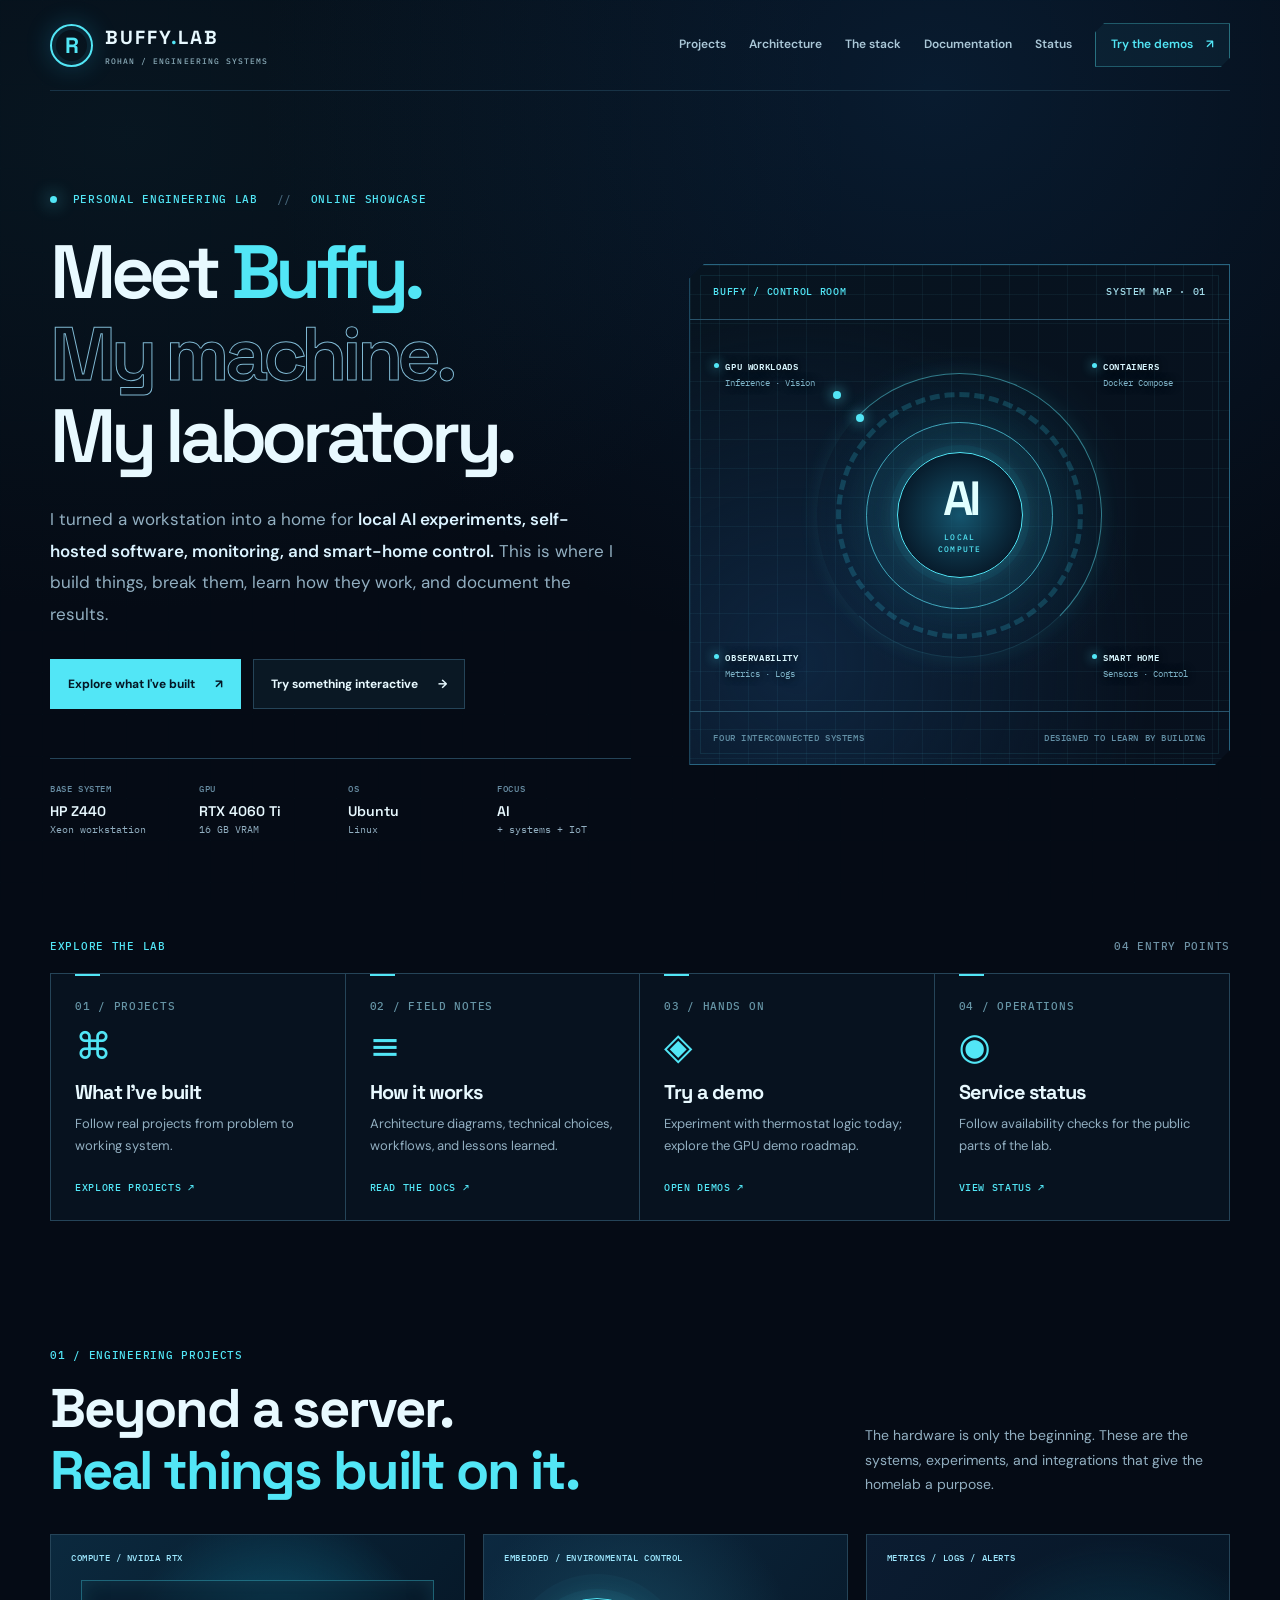
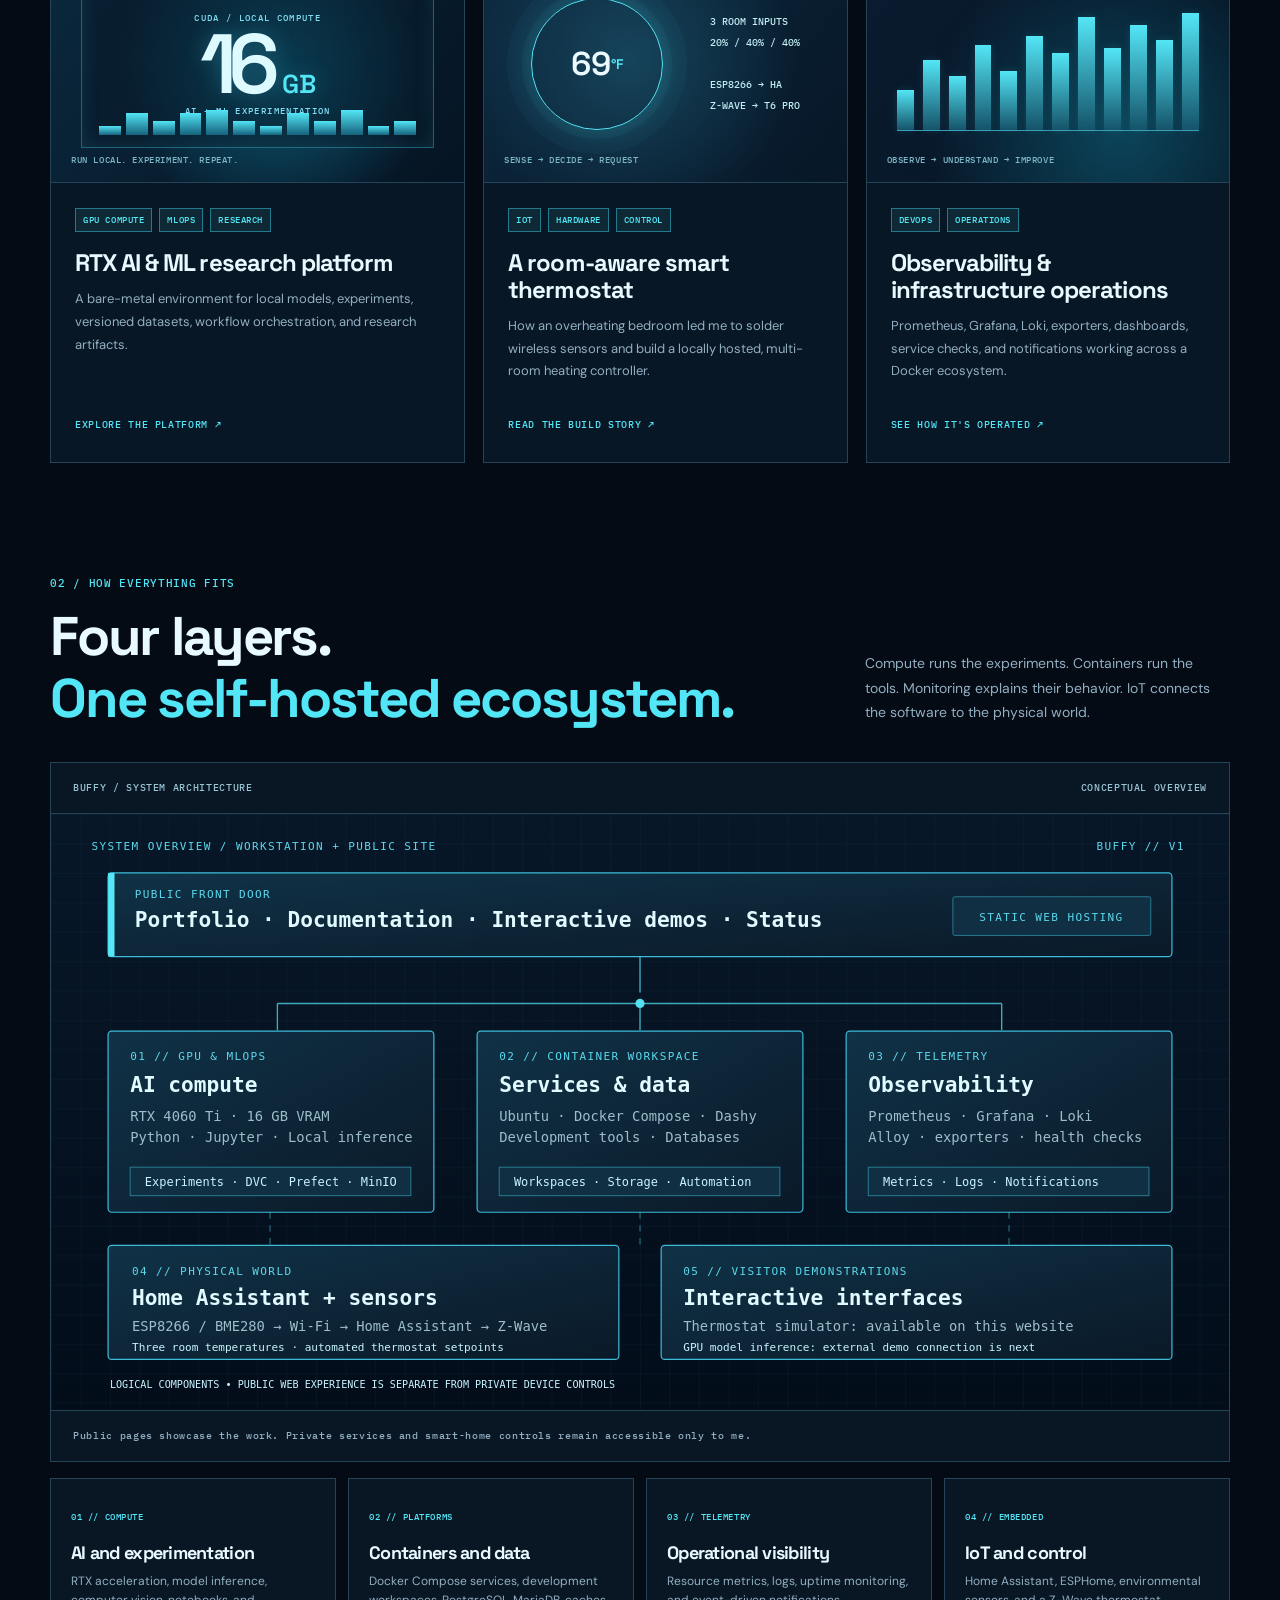
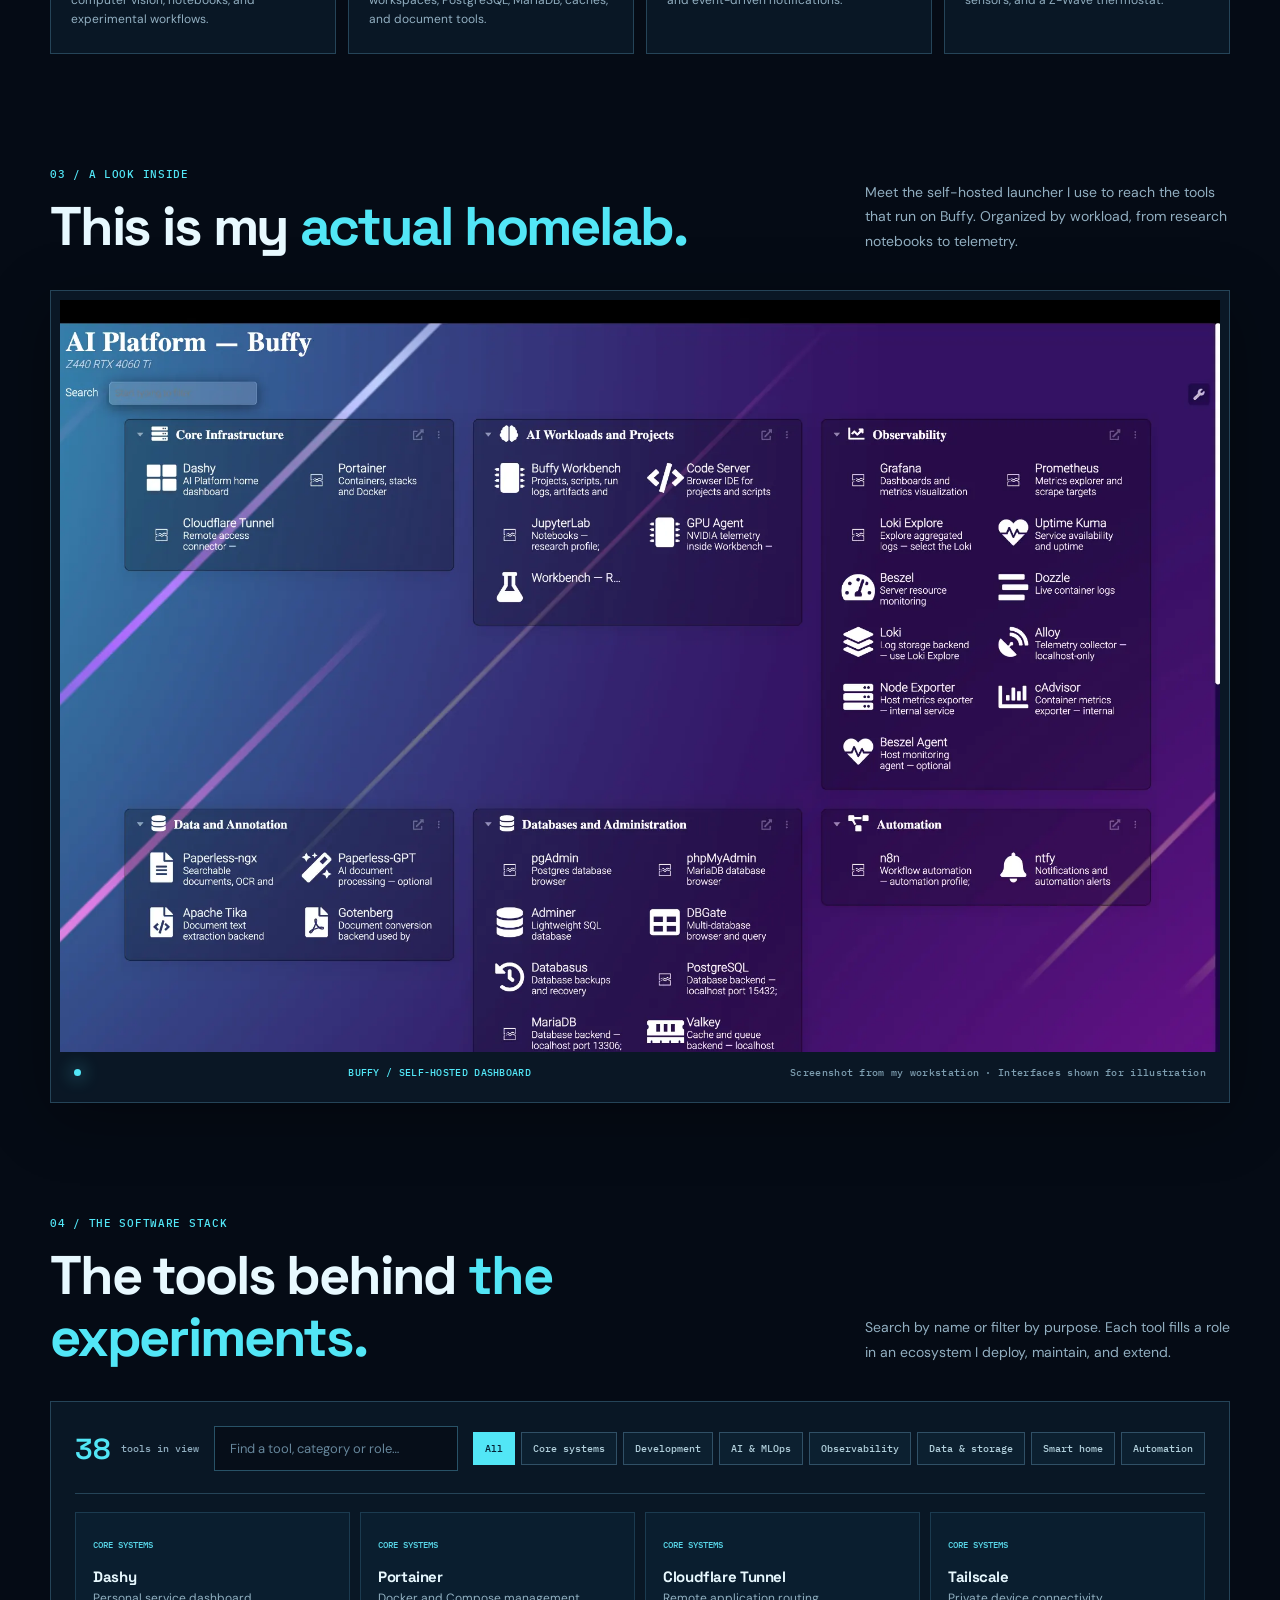
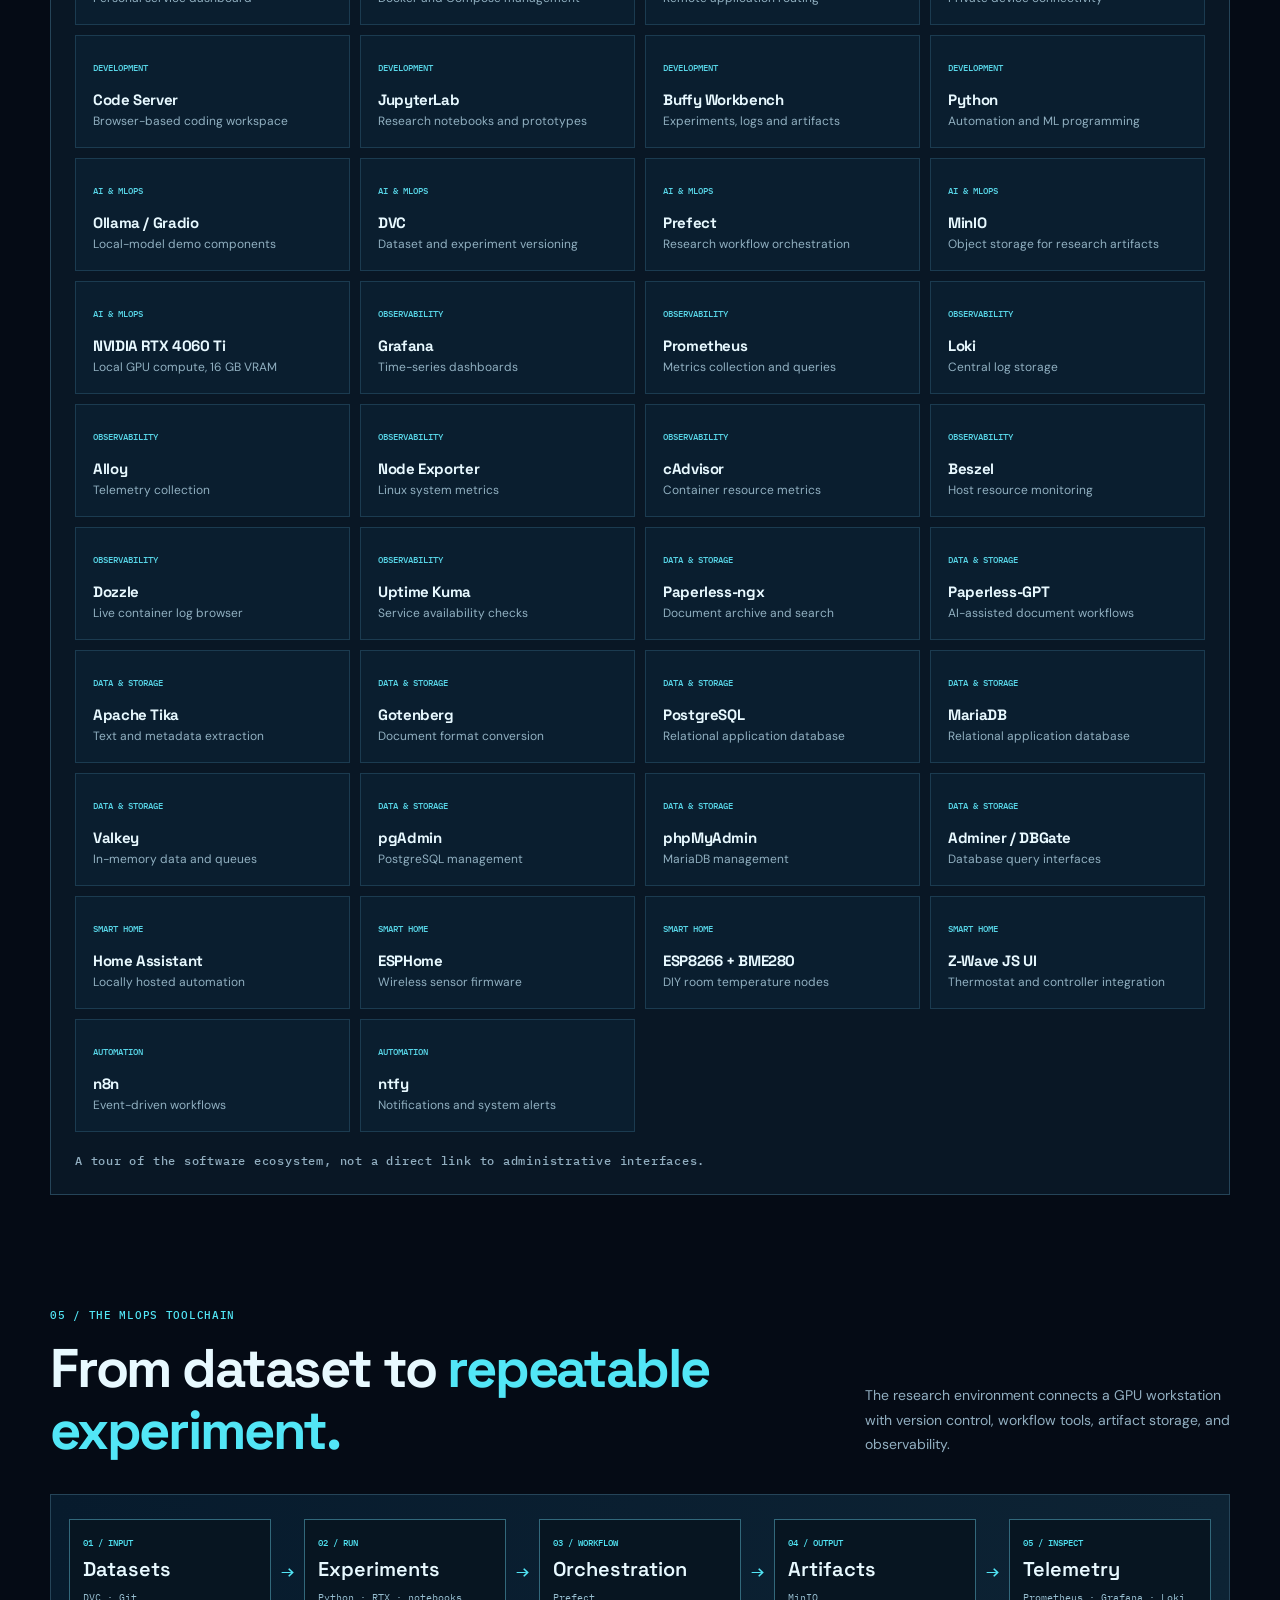
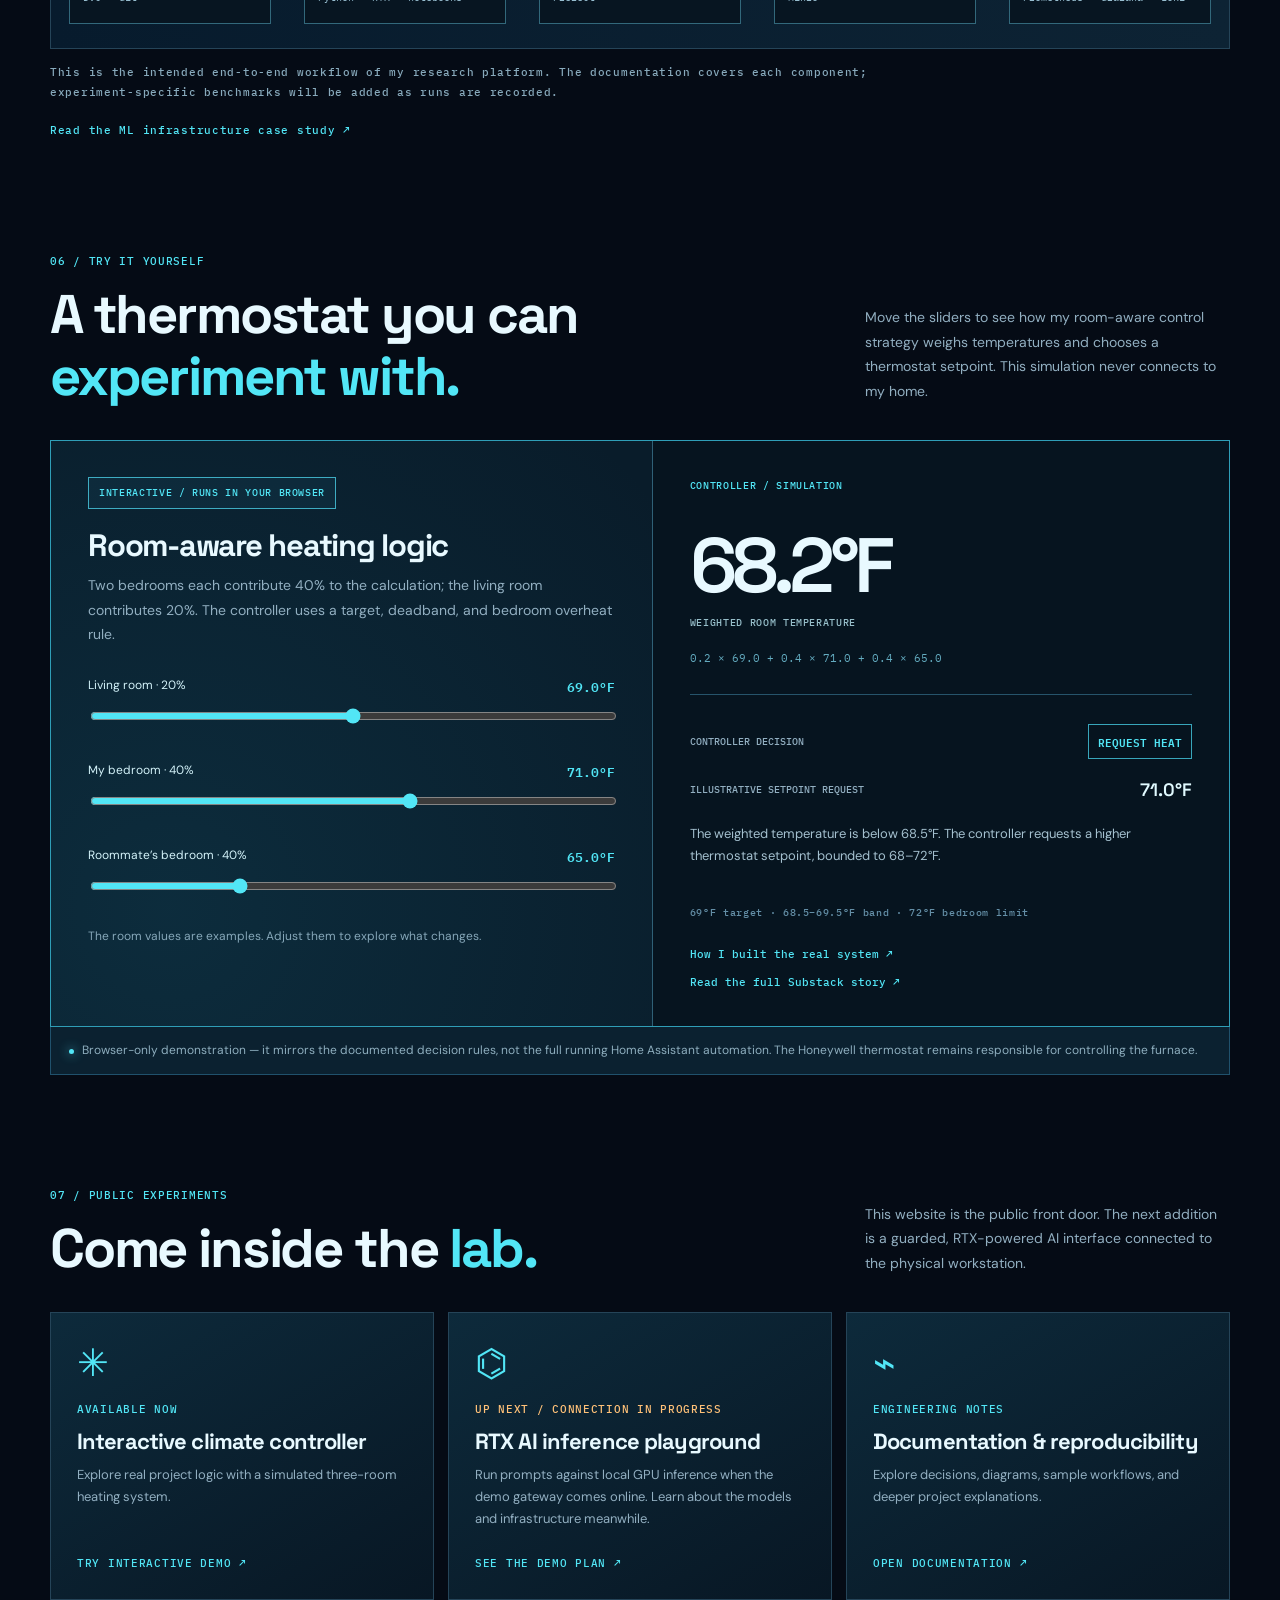
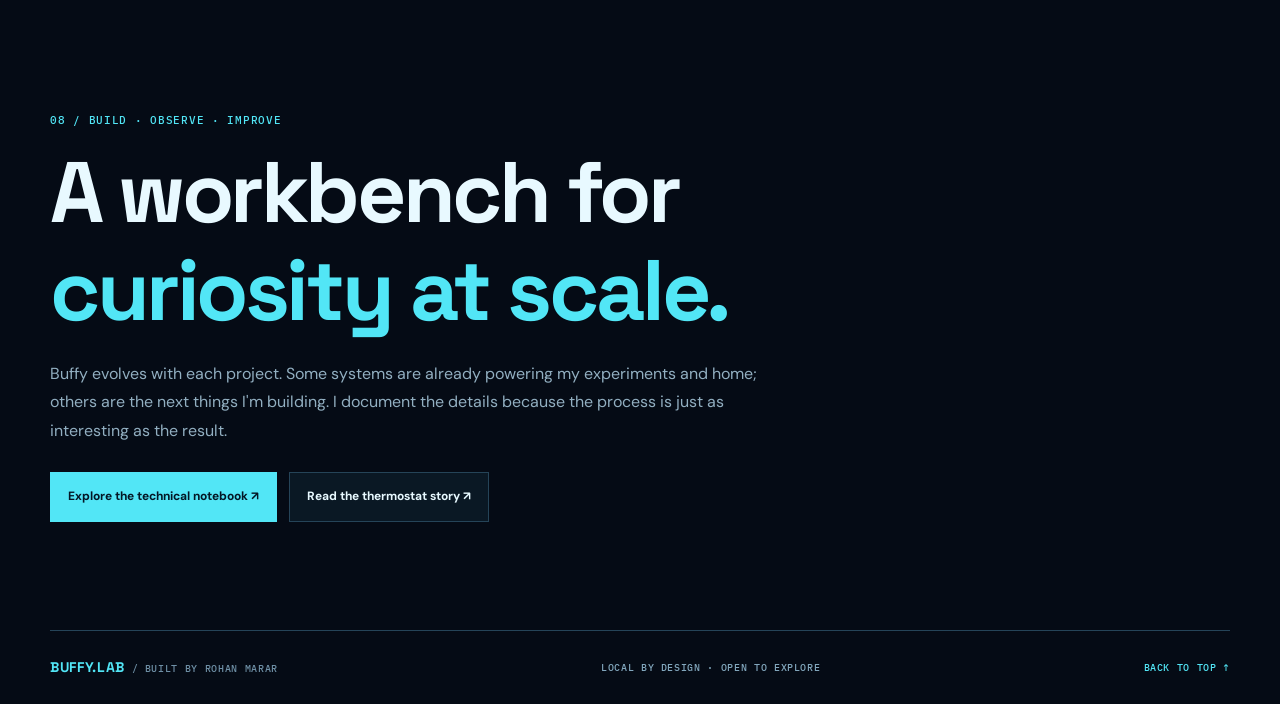
<file: site/lab/index.html>
<!doctype html>
<html lang="en">
<head>
<meta charset="utf-8"><meta name="viewport" content="width=device-width,initial-scale=1">
<meta name="theme-color" content="#050b15">
<meta name="description" content="Inside Buffy: an independent homelab combining RTX-powered AI research, reproducible ML workflows, Docker infrastructure, observability, and room-aware smart home automation.">
<meta property="og:title" content="Buffy / Rohan's Systems Lab">
<meta property="og:description" content="Explore my Linux homelab, AI compute platform, MLOps workflows, observability stack, and a working room-aware thermostat simulation.">
<title>Buffy / Rohan's Systems Lab — AI, Infrastructure & Automation</title>
<link rel="icon" href="assets/favicon.svg" type="image/svg+xml"><link rel="stylesheet" href="assets/styles.css">
</head>
<body>
<div class="grid-overlay" aria-hidden="true"></div>
<header class="topbar shell" id="top"><a class="brand" href="./" aria-label="Back to lab home"><span class="brand-orbit">R</span><span class="brand-lockup"><strong>BUFFY<span class="brand-dot">.</span>LAB</strong><small>ROHAN / ENGINEERING SYSTEMS</small></span></a><nav id="mainNav" aria-label="Primary navigation"><a href="#projects">Projects</a><a href="#architecture">Architecture</a><a href="#stack">The stack</a><a href="docs/">Documentation</a><a href="status/">Status</a><a class="nav-cta" href="demos/">Try the demos <span>↗</span></a></nav><button class="mobile-toggle" id="menuToggle" type="button" aria-label="Toggle navigation" aria-expanded="false">☰</button></header>
<main>
<section class="hero shell" aria-labelledby="hero-title">
  <div class="hero-copy"><div class="eyebrow"><span class="signal"></span> PERSONAL ENGINEERING LAB <span class="sep">//</span> ONLINE SHOWCASE</div>
  <h1 id="hero-title">Meet <em>Buffy.</em><br><span class="headline-outline">My machine.</span><br>My laboratory.</h1>
  <p class="hero-lede">I turned a workstation into a home for <strong>local AI experiments, self-hosted software, monitoring, and smart-home control.</strong> This is where I build things, break them, learn how they work, and document the results.</p>
  <div class="hero-actions"><a class="btn btn-primary" href="#projects">Explore what I've built <span>↗</span></a><a class="btn btn-ghost" href="demos/">Try something interactive <span>→</span></a></div>
  <div class="hardware-strip" aria-label="Host specifications"><div><span>BASE SYSTEM</span><b>HP Z440 <small>Xeon workstation</small></b></div><div><span>GPU</span><b>RTX 4060 Ti <small>16 GB VRAM</small></b></div><div><span>OS</span><b>Ubuntu <small>Linux</small></b></div><div><span>FOCUS</span><b>AI <small>+ systems + IoT</small></b></div></div>
  </div>
  <div class="hero-hud" aria-label="Illustrated diagram of interconnected homelab systems">
    <div class="hud-top"><span>BUFFY / CONTROL ROOM</span><span class="hud-badge">SYSTEM MAP · 01</span></div>
    <div class="hud-visual"><div class="hud-arcs" aria-hidden="true"><div class="arc outer"></div><div class="arc middle"></div><div class="arc inner"></div><div class="core-circle"><span>AI</span><small>LOCAL<br>COMPUTE</small></div></div><div class="hud-label lab-a"><span class="led"></span>GPU WORKLOADS<small>Inference · Vision</small></div><div class="hud-label lab-b"><span class="led"></span>CONTAINERS<small>Docker Compose</small></div><div class="hud-label lab-c"><span class="led"></span>OBSERVABILITY<small>Metrics · Logs</small></div><div class="hud-label lab-d"><span class="led"></span>SMART HOME<small>Sensors · Control</small></div></div>
    <div class="hud-bottom"><span>FOUR INTERCONNECTED SYSTEMS</span><span>DESIGNED TO LEARN BY BUILDING</span></div>
  </div>
</section>
<section class="proof-section shell" aria-labelledby="explore-title"><div class="section-mini" id="explore-title">EXPLORE THE LAB <span>04 ENTRY POINTS</span></div><div class="proof-grid">
<a class="proof-card" href="#projects"><span class="proof-no">01 / PROJECTS</span><span class="proof-icon" aria-hidden="true">⌘</span><h3>What I've built</h3><p>Follow real projects from problem to working system.</p><span class="proof-link">EXPLORE PROJECTS ↗</span></a>
<a class="proof-card" href="docs/"><span class="proof-no">02 / FIELD NOTES</span><span class="proof-icon" aria-hidden="true">≡</span><h3>How it works</h3><p>Architecture diagrams, technical choices, workflows, and lessons learned.</p><span class="proof-link">READ THE DOCS ↗</span></a>
<a class="proof-card" href="demos/"><span class="proof-no">03 / HANDS ON</span><span class="proof-icon" aria-hidden="true">◈</span><h3>Try a demo</h3><p>Experiment with thermostat logic today; explore the GPU demo roadmap.</p><span class="proof-link">OPEN DEMOS ↗</span></a>
<a class="proof-card" href="status/"><span class="proof-no">04 / OPERATIONS</span><span class="proof-icon" aria-hidden="true">◉</span><h3>Service status</h3><p>Follow availability checks for the public parts of the lab.</p><span class="proof-link">VIEW STATUS ↗</span></a>
</div></section>
<section class="section shell" id="projects" aria-labelledby="projects-title"><div class="section-head"><div><div class="kicker">01 / ENGINEERING PROJECTS</div><h2 id="projects-title">Beyond a server.<br><em>Real things built on it.</em></h2></div><p>The hardware is only the beginning. These are the systems, experiments, and integrations that give the homelab a purpose.</p></div>
<div class="project-grid">
<a class="project feature" href="docs/projects/ml-platform/"><div class="project-art art-ai"><div class="art-corner">COMPUTE / NVIDIA RTX</div><div class="gpu-ui"><span>CUDA / LOCAL COMPUTE</span><strong>16<span>GB</span></strong><small>AI + ML EXPERIMENTATION</small><div class="gpu-wave"><i></i><i></i><i></i><i></i><i></i><i></i><i></i><i></i><i></i><i></i><i></i><i></i></div></div><div class="art-footer">RUN LOCAL. EXPERIMENT. REPEAT.</div></div><div class="project-text"><div class="tags"><span>GPU COMPUTE</span><span>MLOPS</span><span>RESEARCH</span></div><h3>RTX AI & ML research platform</h3><p>A bare-metal environment for local models, experiments, versioned datasets, workflow orchestration, and research artifacts.</p><span class="more">EXPLORE THE PLATFORM ↗</span></div></a>
<a class="project" href="docs/projects/thermostat/"><div class="project-art art-iot"><div class="art-corner">EMBEDDED / ENVIRONMENTAL CONTROL</div><div class="thermo-art"><div class="thermo-orb">69<span>°F</span></div><div class="thermo-side">3 ROOM INPUTS<br>20% / 40% / 40%<br><br>ESP8266 → HA<br>Z-WAVE → T6 PRO</div></div><div class="art-footer">SENSE → DECIDE → REQUEST</div></div><div class="project-text"><div class="tags"><span>IOT</span><span>HARDWARE</span><span>CONTROL</span></div><h3>A room-aware smart thermostat</h3><p>How an overheating bedroom led me to solder wireless sensors and build a locally hosted, multi-room heating controller.</p><span class="more">READ THE BUILD STORY ↗</span></div></a>
<a class="project" href="docs/projects/observability/"><div class="project-art art-obs"><div class="art-corner">METRICS / LOGS / ALERTS</div><div class="chart-bars" aria-label="Decorative performance bars, not live readings"><i></i><i></i><i></i><i></i><i></i><i></i><i></i><i></i><i></i><i></i><i></i><i></i></div><div class="art-footer">OBSERVE → UNDERSTAND → IMPROVE</div></div><div class="project-text"><div class="tags"><span>DEVOPS</span><span>OPERATIONS</span></div><h3>Observability & infrastructure operations</h3><p>Prometheus, Grafana, Loki, exporters, dashboards, service checks, and notifications working across a Docker ecosystem.</p><span class="more">SEE HOW IT'S OPERATED ↗</span></div></a>
</div></section>
<section class="section shell" id="architecture" aria-labelledby="arch-title"><div class="section-head"><div><div class="kicker">02 / HOW EVERYTHING FITS</div><h2 id="arch-title">Four layers.<br><em>One self-hosted ecosystem.</em></h2></div><p>Compute runs the experiments. Containers run the tools. Monitoring explains their behavior. IoT connects the software to the physical world.</p></div><div class="architecture-card"><div class="architecture-header"><span>BUFFY / SYSTEM ARCHITECTURE</span><span>CONCEPTUAL OVERVIEW</span></div><img src="assets/architecture.svg" alt="System diagram showing public website, GPU and MLOps experiments, Docker services, observability, and smart-home devices" loading="lazy"><div class="architecture-note">Public pages showcase the work. Private services and smart-home controls remain accessible only to me.</div></div>
<div class="architecture-explain"><div><span class="module-index">01 // COMPUTE</span><h3>AI and experimentation</h3><p>RTX acceleration, model inference, computer vision, notebooks, and experimental workflows.</p></div><div><span class="module-index">02 // PLATFORMS</span><h3>Containers and data</h3><p>Docker Compose services, development workspaces, PostgreSQL, MariaDB, caches, and document tools.</p></div><div><span class="module-index">03 // TELEMETRY</span><h3>Operational visibility</h3><p>Resource metrics, logs, uptime monitoring, and event-driven notifications.</p></div><div><span class="module-index">04 // EMBEDDED</span><h3>IoT and control</h3><p>Home Assistant, ESPHome, environmental sensors, and a Z-Wave thermostat.</p></div></div></section>
<section class="section shell dashboard-story" aria-labelledby="actual-title"><div class="section-head"><div><div class="kicker">03 / A LOOK INSIDE</div><h2 id="actual-title">This is my <em>actual homelab.</em></h2></div><p>Meet the self-hosted launcher I use to reach the tools that run on Buffy. Organized by workload, from research notebooks to telemetry.</p></div><figure class="dashboard-figure"><img src="assets/buffy-dashboard.webp" alt="Screenshot of the Buffy self-hosted dashboard showing AI workloads, infrastructure, observability, databases, data tools, and automation services" loading="lazy"><figcaption><span class="signal"></span> BUFFY / SELF-HOSTED DASHBOARD <span>Screenshot from my workstation · Interfaces shown for illustration</span></figcaption></figure></section>
<section class="section shell" id="stack" aria-labelledby="stack-title"><div class="section-head"><div><div class="kicker">04 / THE SOFTWARE STACK</div><h2 id="stack-title">The tools behind <em>the experiments.</em></h2></div><p>Search by name or filter by purpose. Each tool fills a role in an ecosystem I deploy, maintain, and extend.</p></div>
<div class="inventory"><div class="inventory-top"><div class="inventory-stat"><b id="serviceCount">—</b><span>tools in view</span></div><input id="serviceSearch" type="search" aria-label="Search homelab tools" placeholder="Find a tool, category or role…" autocomplete="off"><div class="category-filters" id="categoryFilters" aria-label="Filter by software category"></div></div><div class="services-grid" id="servicesGrid"></div><p class="inventory-foot">A tour of the software ecosystem, not a direct link to administrative interfaces.</p></div></section>
<section class="section shell" id="mlops" aria-labelledby="mlops-title"><div class="section-head"><div><div class="kicker">05 / THE MLOPS TOOLCHAIN</div><h2 id="mlops-title">From dataset to <em>repeatable experiment.</em></h2></div><p>The research environment connects a GPU workstation with version control, workflow tools, artifact storage, and observability.</p></div><div class="pipeline" aria-label="Machine learning operations workflow"><div><span>01 / INPUT</span><strong>Datasets</strong><small>DVC · Git</small></div><i>→</i><div><span>02 / RUN</span><strong>Experiments</strong><small>Python · RTX · notebooks</small></div><i>→</i><div><span>03 / WORKFLOW</span><strong>Orchestration</strong><small>Prefect</small></div><i>→</i><div><span>04 / OUTPUT</span><strong>Artifacts</strong><small>MinIO</small></div><i>→</i><div><span>05 / INSPECT</span><strong>Telemetry</strong><small>Prometheus · Grafana · Loki</small></div></div><p class="pipeline-caption">This is the intended end-to-end workflow of my research platform. The documentation covers each component; experiment-specific benchmarks will be added as runs are recorded.</p><a class="inline-arrow" href="docs/projects/ml-platform/">Read the ML infrastructure case study ↗</a></section>
<section class="section shell section-interactive" id="control-lab" aria-labelledby="control-title"><div class="section-head"><div><div class="kicker">06 / TRY IT YOURSELF</div><h2 id="control-title">A thermostat you can <em>experiment with.</em></h2></div><p>Move the sliders to see how my room-aware control strategy weighs temperatures and chooses a thermostat setpoint. This simulation never connects to my home.</p></div>
<div class="simulator"><div class="sim-left"><span class="sim-chip">INTERACTIVE / RUNS IN YOUR BROWSER</span><h3>Room-aware heating logic</h3><p>Two bedrooms each contribute 40% to the calculation; the living room contributes 20%. The controller uses a target, deadband, and bedroom overheat rule.</p><div class="sliders" id="tempSliders"></div><div class="sim-help">The room values are examples. Adjust them to explore what changes.</div></div><div class="sim-right"><span class="sim-title">CONTROLLER / SIMULATION</span><div class="sim-reading" id="avgTemp">—°F</div><span class="sim-reading-label">WEIGHTED ROOM TEMPERATURE</span><div class="formula-output" id="formulaOutput"></div><div class="sim-separator"></div><div class="sim-outcome"><span>CONTROLLER DECISION</span><b id="heatState">CALCULATING</b></div><div class="setpoint-output"><span>ILLUSTRATIVE SETPOINT REQUEST</span><strong id="requestedSetpoint">—</strong></div><div class="sim-mini" id="simExplanation" aria-live="polite"></div><div class="sim-limits">69°F target · 68.5–69.5°F band · 72°F bedroom limit</div><a href="docs/projects/thermostat/">How I built the real system ↗</a><a href="https://rohanmarar.substack.com/p/the-thermostat-wars-revenge-of-the" target="_blank" rel="noopener noreferrer">Read the full Substack story ↗</a></div></div>
<div class="interactive-foot"><span class="led"></span> Browser-only demonstration — it mirrors the documented decision rules, not the full running Home Assistant automation. The Honeywell thermostat remains responsible for controlling the furnace.</div>
</section>
<section class="section shell" id="next" aria-labelledby="next-title"><div class="section-head"><div><div class="kicker">07 / PUBLIC EXPERIMENTS</div><h2 id="next-title">Come inside the <em>lab.</em></h2></div><p>This website is the public front door. The next addition is a guarded, RTX-powered AI interface connected to the physical workstation.</p></div><div class="next-grid"><a href="demos/" class="next-card"><div class="next-symbol">✳</div><span class="kicker">AVAILABLE NOW</span><h3>Interactive climate controller</h3><p>Explore real project logic with a simulated three-room heating system.</p><span class="inline-arrow">TRY INTERACTIVE DEMO ↗</span></a><a href="demos/" class="next-card"><div class="next-symbol">⌬</div><span class="kicker warm">UP NEXT / CONNECTION IN PROGRESS</span><h3>RTX AI inference playground</h3><p>Run prompts against local GPU inference when the demo gateway comes online. Learn about the models and infrastructure meanwhile.</p><span class="inline-arrow">SEE THE DEMO PLAN ↗</span></a><a href="docs/" class="next-card"><div class="next-symbol">⌁</div><span class="kicker">ENGINEERING NOTES</span><h3>Documentation & reproducibility</h3><p>Explore decisions, diagrams, sample workflows, and deeper project explanations.</p><span class="inline-arrow">OPEN DOCUMENTATION ↗</span></a></div></section>
<section class="section shell closing"><div class="kicker">08 / BUILD · OBSERVE · IMPROVE</div><h2>A workbench for<br><em>curiosity at scale.</em></h2><p>Buffy evolves with each project. Some systems are already powering my experiments and home; others are the next things I'm building. I document the details because the process is just as interesting as the result.</p><div class="closing-actions"><a class="btn btn-primary" href="docs/">Explore the technical notebook ↗</a><a class="btn btn-ghost" href="https://rohanmarar.substack.com/p/the-thermostat-wars-revenge-of-the" target="_blank" rel="noopener noreferrer">Read the thermostat story ↗</a><a id="githubSourceLink" class="btn btn-ghost" href="#" hidden>Code on GitHub ↗</a></div></section>
</main>
<footer class="footer shell"><span><b>BUFFY.LAB</b> <span class="foot-muted">/ BUILT BY ROHAN MARAR</span></span><span>LOCAL BY DESIGN · OPEN TO EXPLORE</span><a href="#top">BACK TO TOP ↑</a></footer>
<script src="assets/public-config.js" defer></script><script src="assets/app.js" defer></script>
</body>
</html>
</file>
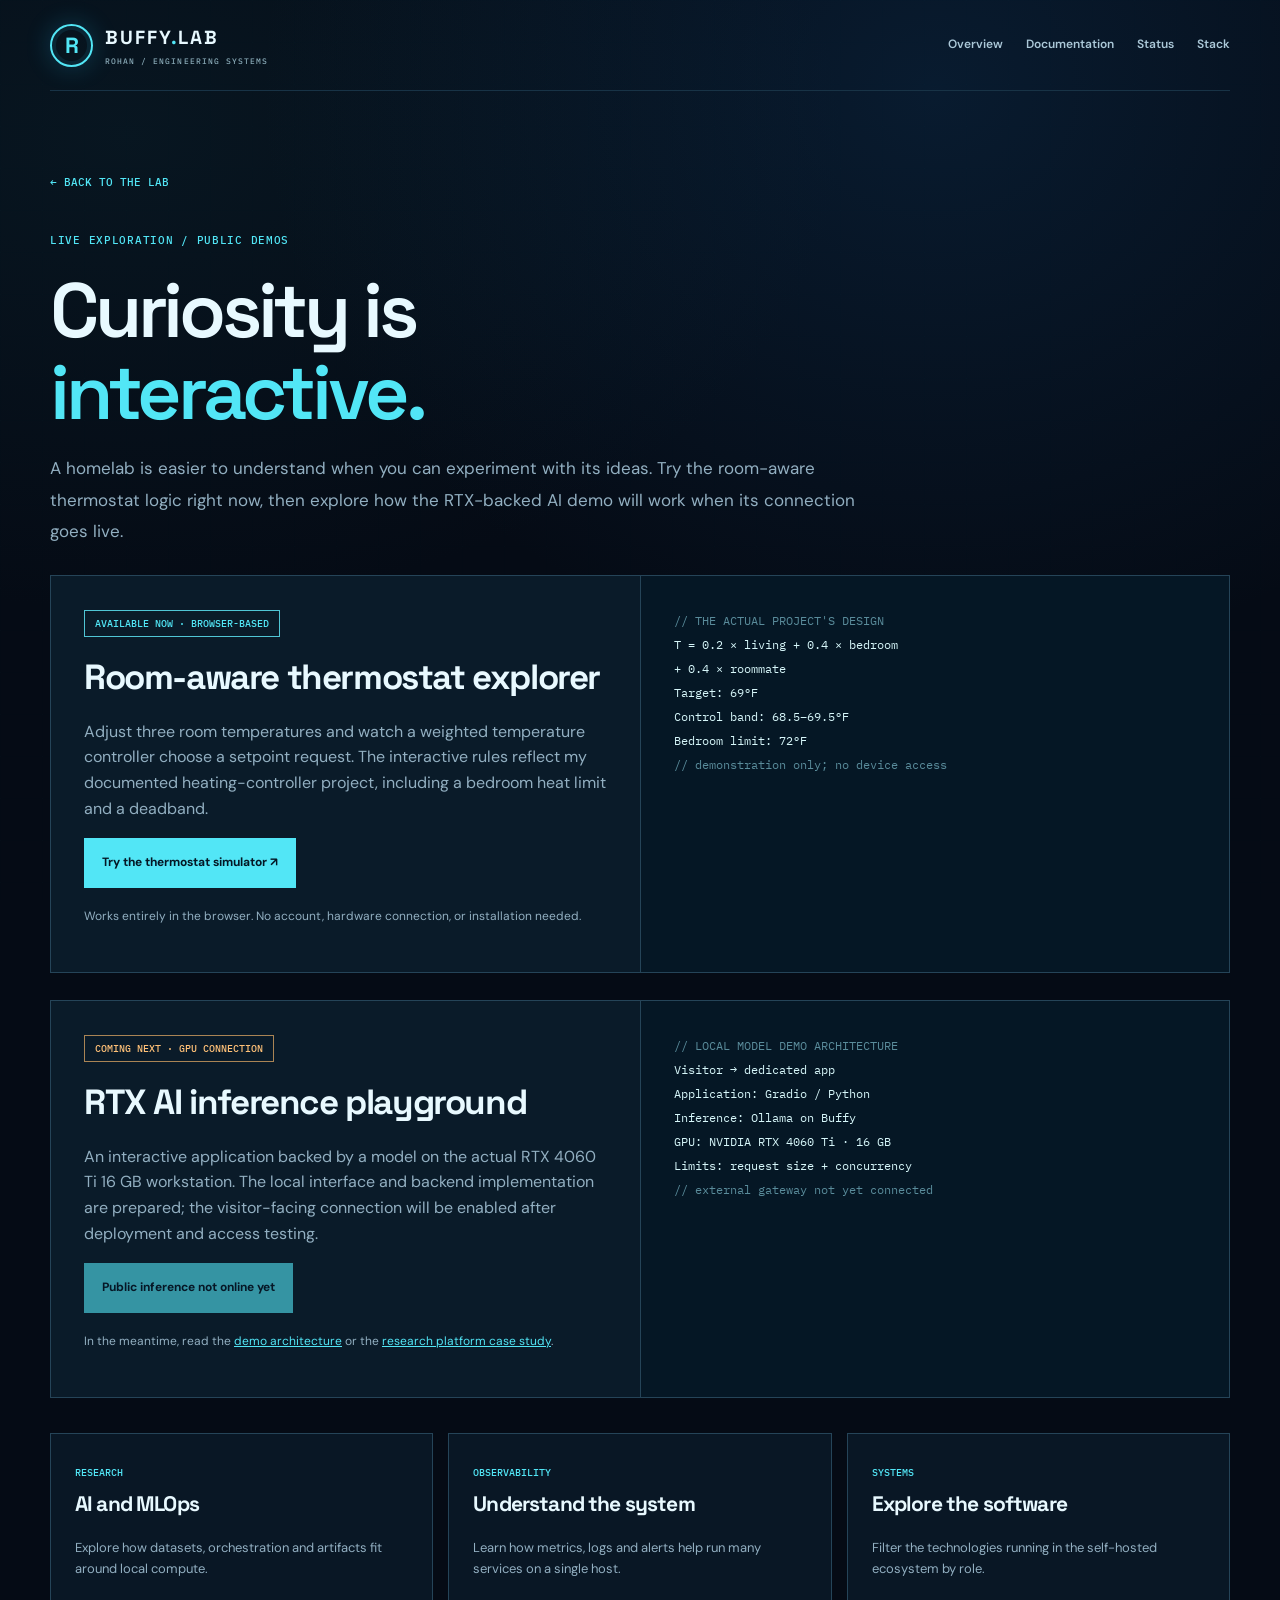
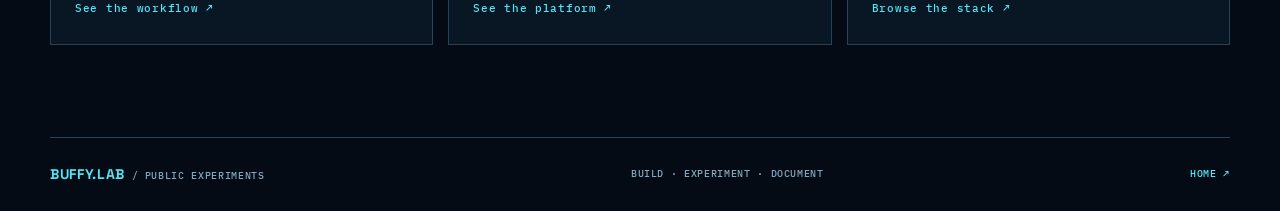
<file: site/lab/demos/index.html>
<!doctype html><html lang="en"><head><meta charset="utf-8"><meta name="viewport" content="width=device-width,initial-scale=1"><meta name="theme-color" content="#050b15"><meta name="description" content="Hands-on homelab demonstrations: explore a room-aware thermostat simulation and discover the upcoming RTX-backed AI inference playground."><title>Interactive Demos / Buffy Lab</title><link rel="icon" href="../assets/favicon.svg" type="image/svg+xml"><link rel="stylesheet" href="../assets/styles.css"></head>
<body><div class="grid-overlay" aria-hidden="true"></div><header class="topbar shell"><a class="brand" href="../"><span class="brand-orbit">R</span><span class="brand-lockup"><strong>BUFFY<span class="brand-dot">.</span>LAB</strong><small>ROHAN / ENGINEERING SYSTEMS</small></span></a><nav><a href="../">Overview</a><a href="../docs/">Documentation</a><a href="../status/">Status</a><a href="../#stack">Stack</a></nav></header>
<main class="shell subpage"><a class="backlink" href="../">← BACK TO THE LAB</a><div class="kicker" style="margin-top:38px">LIVE EXPLORATION / PUBLIC DEMOS</div><h1 class="page-title">Curiosity is<br><em>interactive.</em></h1><p class="page-intro">A homelab is easier to understand when you can experiment with its ideas. Try the room-aware thermostat logic right now, then explore how the RTX-backed AI demo will work when its connection goes live.</p>
<div class="demos-card"><div><span class="demo-state ready">AVAILABLE NOW · BROWSER-BASED</span><h2 style="font-size:35px;margin:21px 0">Room-aware thermostat explorer</h2><p style="color:var(--muted)">Adjust three room temperatures and watch a weighted temperature controller choose a setpoint request. The interactive rules reflect my documented heating-controller project, including a bedroom heat limit and a deadband.</p><a class="btn btn-primary" href="../#control-lab">Try the thermostat simulator ↗</a><p class="stat-note">Works entirely in the browser. No account, hardware connection, or installation needed.</p></div><div class="demo-terminal"><div class="dim">// THE ACTUAL PROJECT'S DESIGN</div><div class="code-line">T = 0.2 × living + 0.4 × bedroom</div><div class="code-line">    + 0.4 × roommate</div><div class="code-line">Target: 69°F</div><div class="code-line">Control band: 68.5–69.5°F</div><div class="code-line">Bedroom limit: 72°F</div><div class="dim">// demonstration only; no device access</div></div></div>
<div class="demos-card"><div><span class="demo-state" id="gpuState">COMING NEXT · GPU CONNECTION</span><h2 style="font-size:35px;margin:21px 0">RTX AI inference playground</h2><p style="color:var(--muted)">An interactive application backed by a model on the actual RTX 4060 Ti 16 GB workstation. The local interface and backend implementation are prepared; the visitor-facing connection will be enabled after deployment and access testing.</p><a id="gpuDemoLink" class="btn btn-primary cta-disabled" aria-disabled="true" href="#">Public inference not online yet</a><p class="stat-note">In the meantime, read the <a class="notice-link" href="../docs/ai-demo/">demo architecture</a> or the <a class="notice-link" href="../docs/projects/ml-platform/">research platform case study</a>.</p></div><div class="demo-terminal"><div class="dim">// LOCAL MODEL DEMO ARCHITECTURE</div><div class="code-line">Visitor → dedicated app</div><div class="code-line">Application: Gradio / Python</div><div class="code-line">Inference: Ollama on Buffy</div><div class="code-line">GPU: NVIDIA RTX 4060 Ti · 16 GB</div><div class="code-line">Limits: request size + concurrency</div><div class="dim">// external gateway not yet connected</div></div></div>
<div class="panel-grid"><div class="panel"><span class="tag">RESEARCH</span><h3>AI and MLOps</h3><p>Explore how datasets, orchestration and artifacts fit around local compute.</p><a class="inline-arrow" href="../docs/mlops/">See the workflow ↗</a></div><div class="panel"><span class="tag">OBSERVABILITY</span><h3>Understand the system</h3><p>Learn how metrics, logs and alerts help run many services on a single host.</p><a class="inline-arrow" href="../docs/projects/observability/">See the platform ↗</a></div><div class="panel"><span class="tag">SYSTEMS</span><h3>Explore the software</h3><p>Filter the technologies running in the self-hosted ecosystem by role.</p><a class="inline-arrow" href="../#stack">Browse the stack ↗</a></div></div></main>
<footer class="footer shell"><span><b>BUFFY.LAB</b> / PUBLIC EXPERIMENTS</span><span>BUILD · EXPERIMENT · DOCUMENT</span><a href="../">HOME ↗</a></footer>
<script src="config.js"></script><script>const c=window.LAB_DEMO_CONFIG||{};if(c.enabled&&typeof c.url==='string'&&/^https:\/\//.test(c.url)){const l=document.getElementById('gpuDemoLink');l.href=c.url;l.classList.remove('cta-disabled');l.removeAttribute('aria-disabled');l.textContent='Launch RTX AI playground ↗';document.getElementById('gpuState').textContent='GPU DEMO / EXTERNAL LINK CONFIGURED';}</script></body></html>
</file>
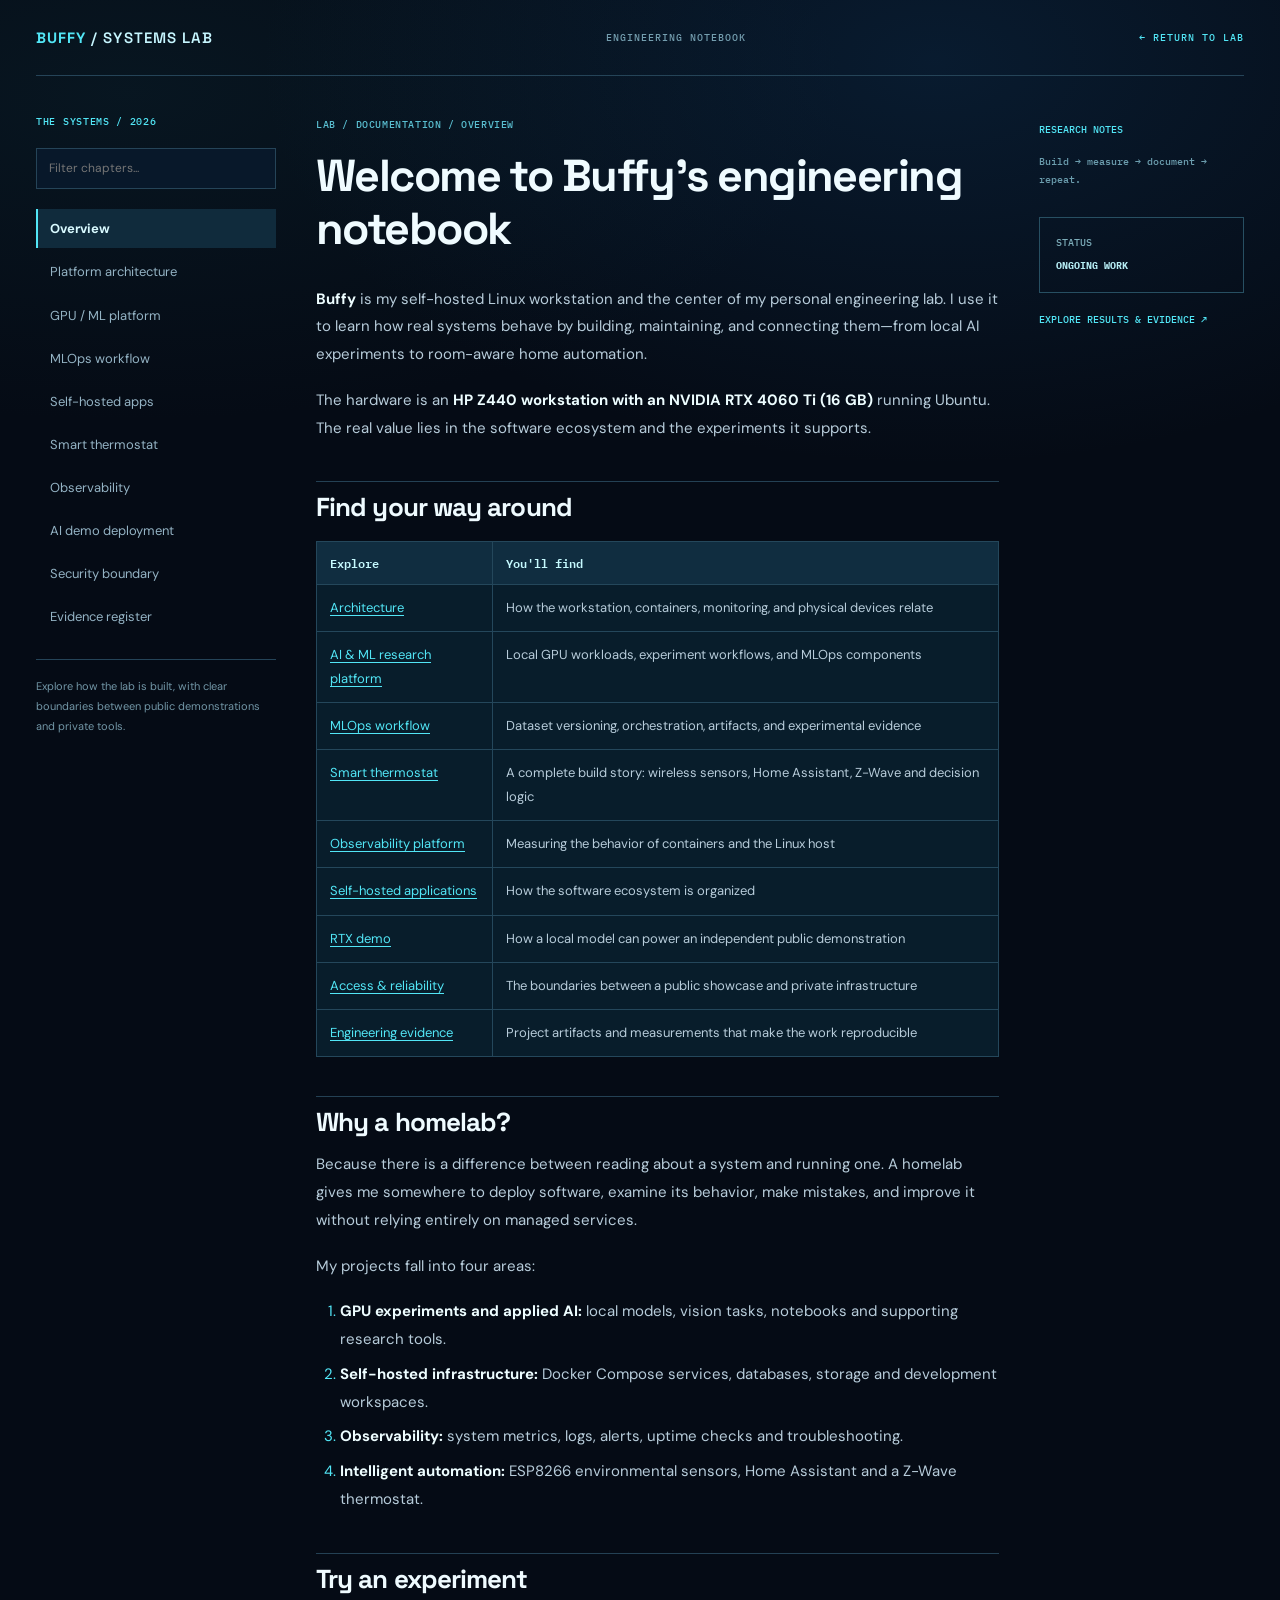
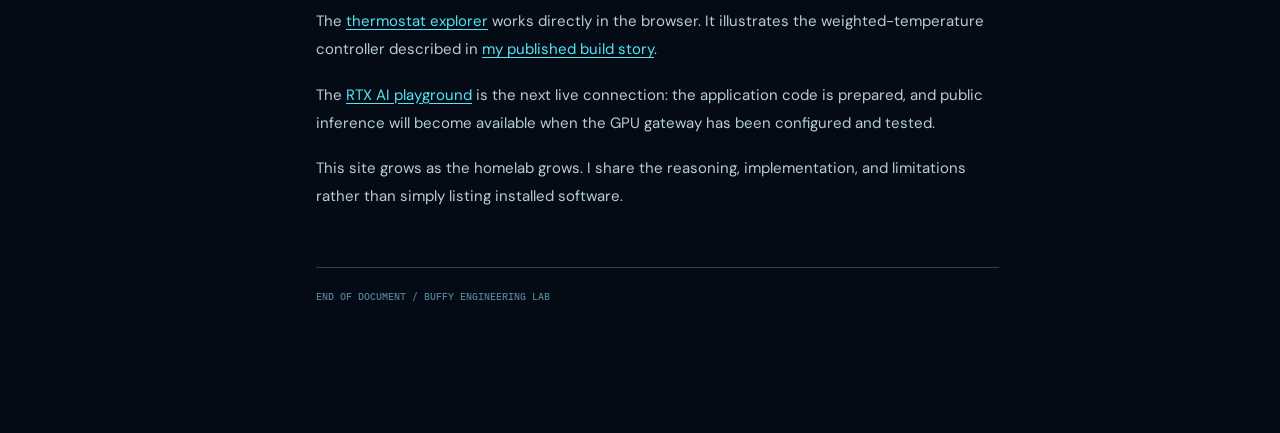
<file: site/lab/docs/index.html>
<!doctype html><html lang="en"><head><meta charset="utf-8"><meta name="viewport" content="width=device-width,initial-scale=1"><meta name="theme-color" content="#050b15"><title>Overview / Buffy Lab / Documentation</title><link rel="stylesheet" href="../assets/styles.css"><link rel="stylesheet" href="docs.css"><link rel="icon" href="../assets/favicon.svg" type="image/svg+xml"></head><body class="docs-body"><header class="docs-top"><a href="../index.html" class="docs-brand"><strong>BUFFY</strong> / SYSTEMS LAB</a><span>ENGINEERING NOTEBOOK</span><a class="docs-website-link" href="../index.html">← RETURN TO LAB</a></header><div class="docs-layout"><aside class="docs-nav"><div class="nav-overline">THE SYSTEMS / 2026</div><input id="docSearch" type="search" placeholder="Filter chapters..." aria-label="Filter chapters"/><nav id="docLinks" aria-label="Documentation chapters"><a class="active" href="index.html">Overview</a><a href="architecture/index.html">Platform architecture</a><a href="projects/ml-platform/index.html">GPU / ML platform</a><a href="mlops/index.html">MLOps workflow</a><a href="services/index.html">Self-hosted apps</a><a href="projects/thermostat/index.html">Smart thermostat</a><a href="projects/observability/index.html">Observability</a><a href="ai-demo/index.html">AI demo deployment</a><a href="security/index.html">Security boundary</a><a href="evidence/index.html">Evidence register</a></nav><div class="docs-caution">Explore how the lab is built, with clear boundaries between public demonstrations and private tools.</div></aside><main class="docs-main"><div class="docs-breadcrumb">LAB / DOCUMENTATION / OVERVIEW</div><article class="docs-content"><h1>Welcome to Buffy's engineering notebook</h1>
<p><strong>Buffy</strong> is my self-hosted Linux workstation and the center of my personal engineering lab. I use it to learn how real systems behave by building, maintaining, and connecting them—from local AI experiments to room-aware home automation.</p>
<p>The hardware is an <strong>HP Z440 workstation with an NVIDIA RTX 4060 Ti (16 GB)</strong> running Ubuntu. The real value lies in the software ecosystem and the experiments it supports.</p>
<h2>Find your way around</h2>
<table>
<thead>
<tr>
  <th>Explore</th>
  <th>You'll find</th>
</tr>
</thead>
<tbody>
<tr>
  <td><a href="architecture/index.html">Architecture</a></td>
  <td>How the workstation, containers, monitoring, and physical devices relate</td>
</tr>
<tr>
  <td><a href="projects/ml-platform/index.html">AI &amp; ML research platform</a></td>
  <td>Local GPU workloads, experiment workflows, and MLOps components</td>
</tr>
<tr>
  <td><a href="mlops/index.html">MLOps workflow</a></td>
  <td>Dataset versioning, orchestration, artifacts, and experimental evidence</td>
</tr>
<tr>
  <td><a href="projects/thermostat/index.html">Smart thermostat</a></td>
  <td>A complete build story: wireless sensors, Home Assistant, Z-Wave and decision logic</td>
</tr>
<tr>
  <td><a href="projects/observability/index.html">Observability platform</a></td>
  <td>Measuring the behavior of containers and the Linux host</td>
</tr>
<tr>
  <td><a href="services/index.html">Self-hosted applications</a></td>
  <td>How the software ecosystem is organized</td>
</tr>
<tr>
  <td><a href="ai-demo/index.html">RTX demo</a></td>
  <td>How a local model can power an independent public demonstration</td>
</tr>
<tr>
  <td><a href="security/index.html">Access &amp; reliability</a></td>
  <td>The boundaries between a public showcase and private infrastructure</td>
</tr>
<tr>
  <td><a href="evidence/index.html">Engineering evidence</a></td>
  <td>Project artifacts and measurements that make the work reproducible</td>
</tr>
</tbody>
</table>
<h2>Why a homelab?</h2>
<p>Because there is a difference between reading about a system and running one. A homelab gives me somewhere to deploy software, examine its behavior, make mistakes, and improve it without relying entirely on managed services.</p>
<p>My projects fall into four areas:</p>
<ol>
<li><strong>GPU experiments and applied AI:</strong> local models, vision tasks, notebooks and supporting research tools.</li>
<li><strong>Self-hosted infrastructure:</strong> Docker Compose services, databases, storage and development workspaces.</li>
<li><strong>Observability:</strong> system metrics, logs, alerts, uptime checks and troubleshooting.</li>
<li><strong>Intelligent automation:</strong> ESP8266 environmental sensors, Home Assistant and a Z-Wave thermostat.</li>
</ol>
<h2>Try an experiment</h2>
<p>The <a href="../index.html#control-lab">thermostat explorer</a> works directly in the browser. It illustrates the weighted-temperature controller described in <a href="https://rohanmarar.substack.com/p/the-thermostat-wars-revenge-of-the">my published build story</a>.</p>
<p>The <a href="../demos/index.html">RTX AI playground</a> is the next live connection: the application code is prepared, and public inference will become available when the GPU gateway has been configured and tested.</p>
<p>This site grows as the homelab grows. I share the reasoning, implementation, and limitations rather than simply listing installed software.</p>
</article><div class="docs-end">END OF DOCUMENT / BUFFY ENGINEERING LAB</div></main><aside class="docs-aside"><span>RESEARCH NOTES</span><p>Build → measure → document → repeat.</p><div class="docs-aside-box">STATUS<br><b>ONGOING WORK</b></div><a href="evidence/index.html">EXPLORE RESULTS &amp; EVIDENCE ↗</a></aside></div><script>const s=document.querySelector('#docSearch');s.addEventListener('input',()=>{const t=s.value.toLowerCase();document.querySelectorAll('#docLinks a').forEach(a=>a.hidden=!a.textContent.toLowerCase().includes(t));})</script></body></html>
</file>
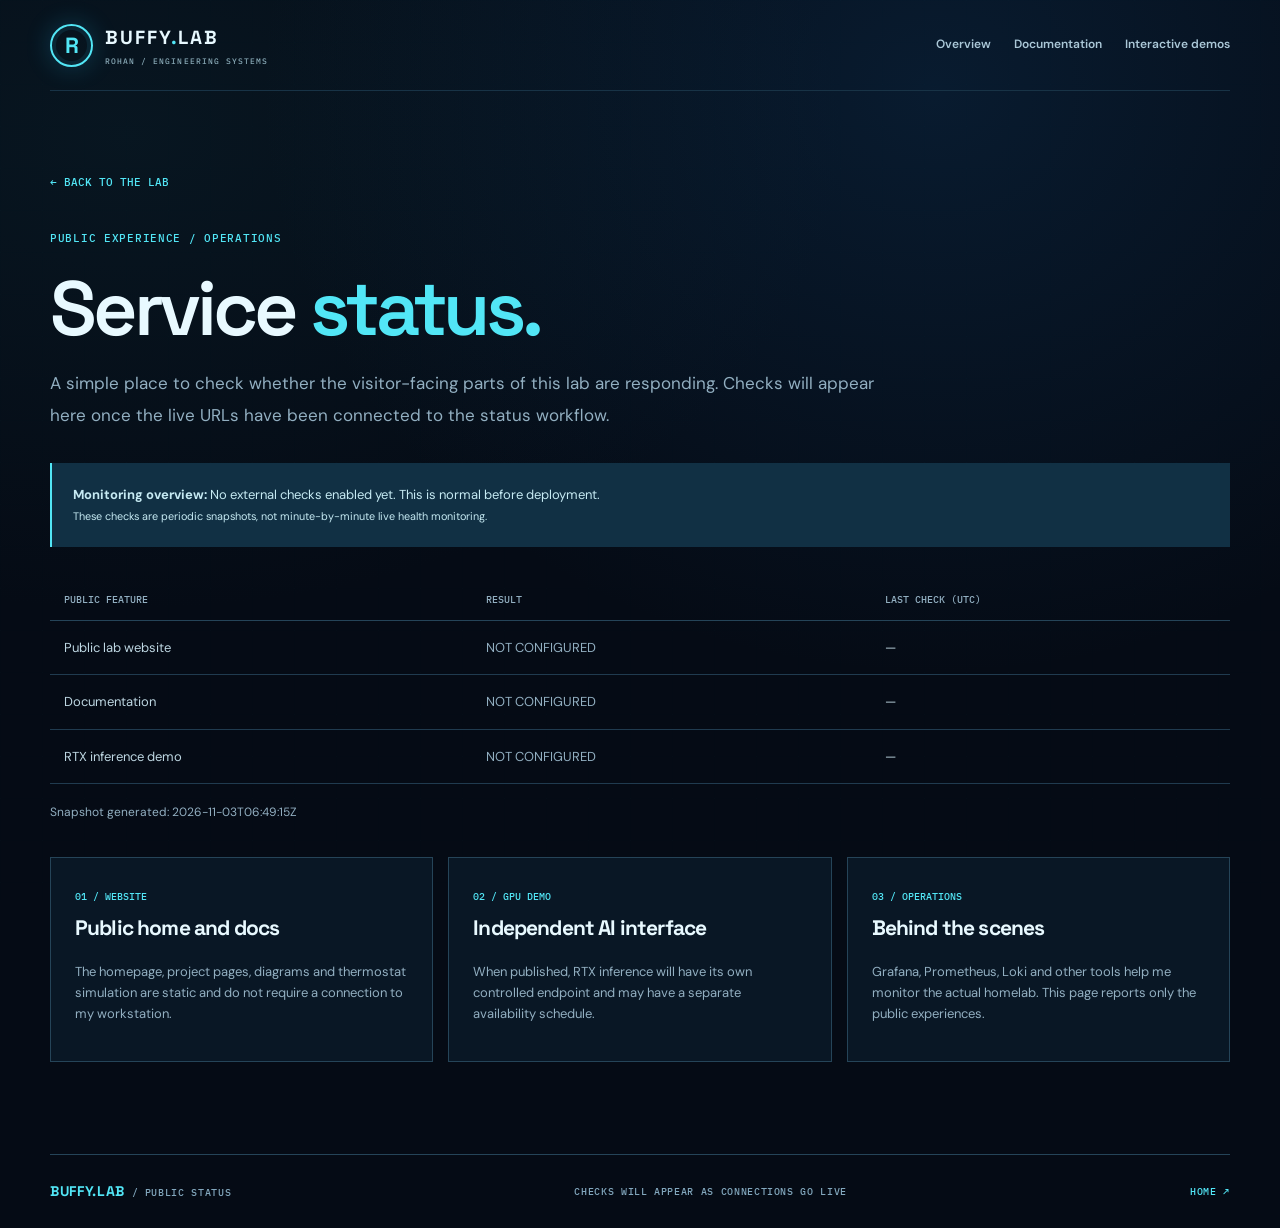
<file: site/lab/status/index.html>
<!doctype html><html lang="en"><head><meta charset="utf-8"><meta name="viewport" content="width=device-width,initial-scale=1"><meta name="theme-color" content="#050b15"><meta name="description" content="Availability snapshots for public-facing Buffy lab services."><title>Public Service Status / Buffy Lab</title><link rel="icon" href="../assets/favicon.svg" type="image/svg+xml"><link rel="stylesheet" href="../assets/styles.css"></head>
<body><div class="grid-overlay" aria-hidden="true"></div><header class="topbar shell"><a class="brand" href="../"><span class="brand-orbit">R</span><span class="brand-lockup"><strong>BUFFY<span class="brand-dot">.</span>LAB</strong><small>ROHAN / ENGINEERING SYSTEMS</small></span></a><nav><a href="../">Overview</a><a href="../docs/">Documentation</a><a href="../demos/">Interactive demos</a></nav></header>
<main class="shell subpage"><a class="backlink" href="../">← BACK TO THE LAB</a><div class="kicker" style="margin-top:36px">PUBLIC EXPERIENCE / OPERATIONS</div><h1 class="page-title">Service <em>status.</em></h1><p class="page-intro">A simple place to check whether the visitor-facing parts of this lab are responding. Checks will appear here once the live URLs have been connected to the status workflow.</p>
<div class="callout"><strong>Monitoring overview:</strong> <span id="snapshotSummary">Loading status…</span><br><small>These checks are periodic snapshots, not minute-by-minute live health monitoring.</small></div>
<table class="status-table"><thead><tr><th>PUBLIC FEATURE</th><th>RESULT</th><th>LAST CHECK (UTC)</th></tr></thead><tbody id="checksBody"><tr><td colspan="3">Loading status…</td></tr></tbody></table><p class="stat-note" id="snapshotTime"></p>
<div class="panel-grid"><div class="panel"><span class="tag">01 / WEBSITE</span><h3>Public home and docs</h3><p>The homepage, project pages, diagrams and thermostat simulation are static and do not require a connection to my workstation.</p></div><div class="panel"><span class="tag">02 / GPU DEMO</span><h3>Independent AI interface</h3><p>When published, RTX inference will have its own controlled endpoint and may have a separate availability schedule.</p></div><div class="panel"><span class="tag">03 / OPERATIONS</span><h3>Behind the scenes</h3><p>Grafana, Prometheus, Loki and other tools help me monitor the actual homelab. This page reports only the public experiences.</p></div></div></main>
<footer class="footer shell"><span><b>BUFFY.LAB</b> / PUBLIC STATUS</span><span>CHECKS WILL APPEAR AS CONNECTIONS GO LIVE</span><a href="../">HOME ↗</a></footer><script src="status.js"></script></body></html>
</file>
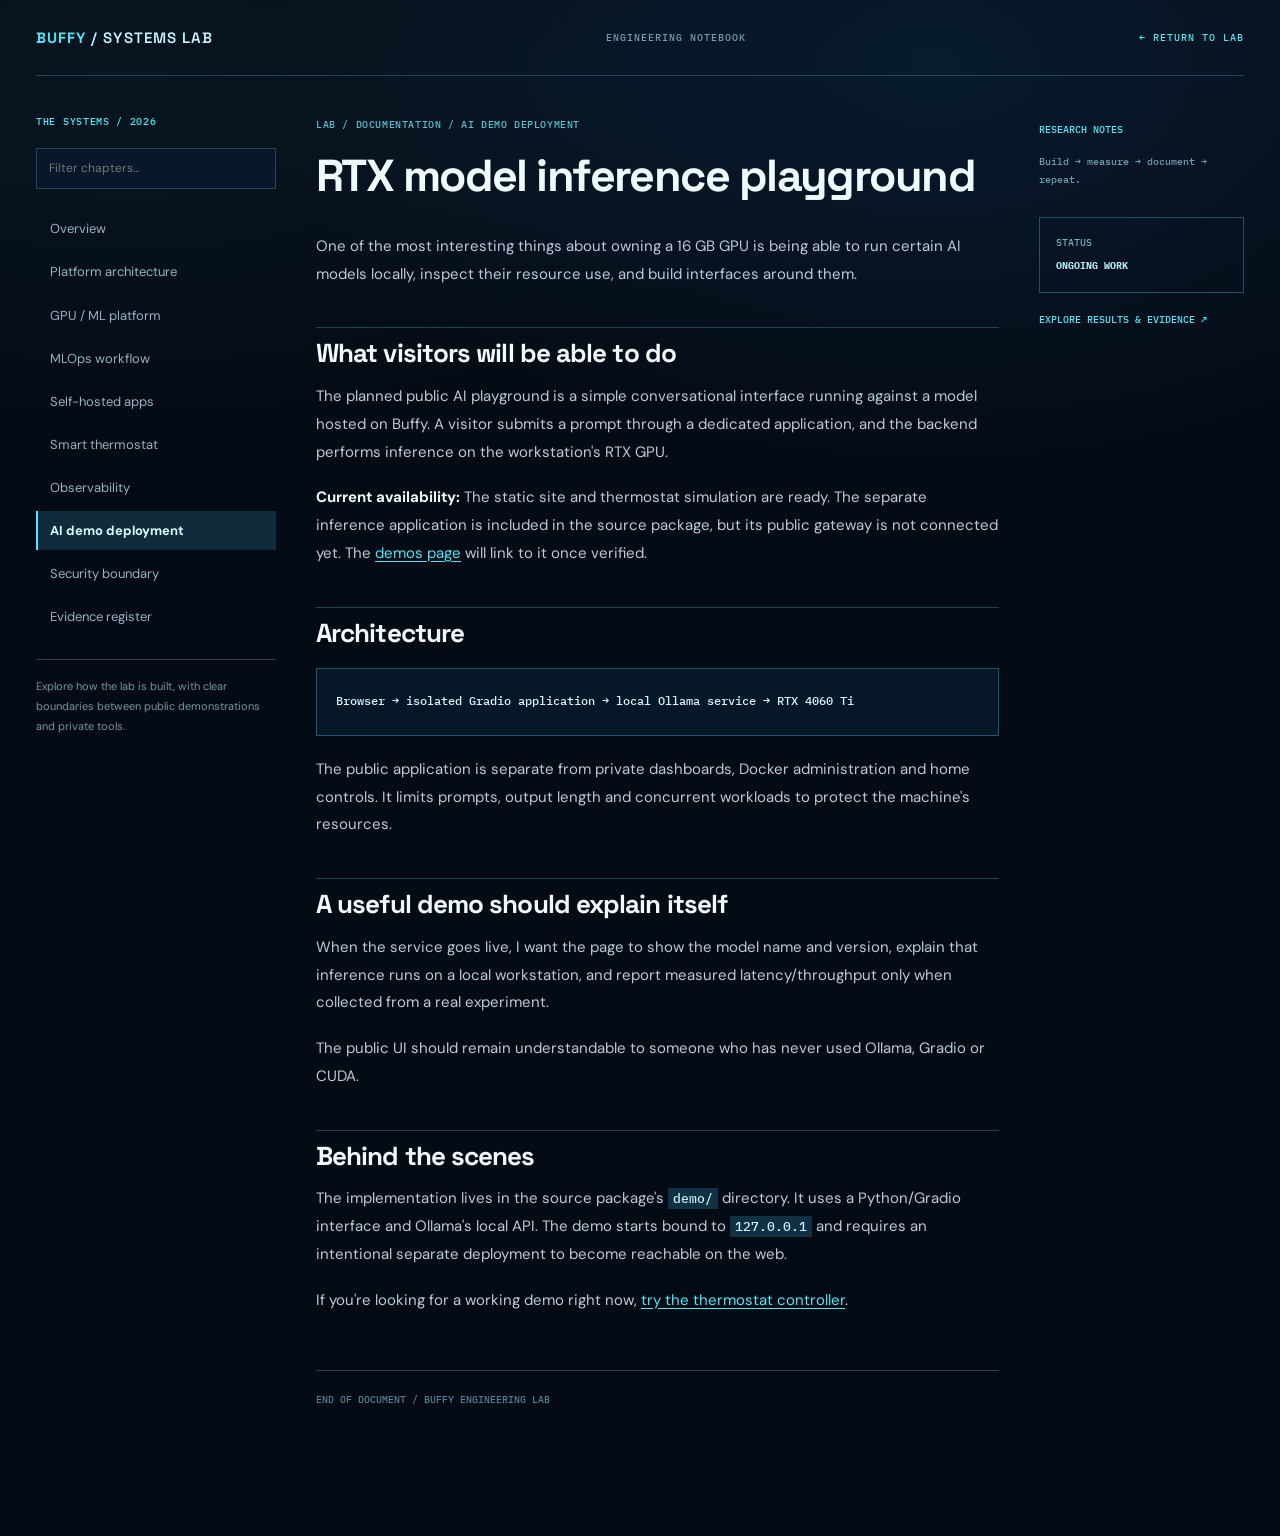
<file: site/lab/docs/ai-demo/index.html>
<!doctype html><html lang="en"><head><meta charset="utf-8"><meta name="viewport" content="width=device-width,initial-scale=1"><meta name="theme-color" content="#050b15"><title>AI demo deployment / Buffy Lab / Documentation</title><link rel="stylesheet" href="../../assets/styles.css"><link rel="stylesheet" href="../docs.css"><link rel="icon" href="../../assets/favicon.svg" type="image/svg+xml"></head><body class="docs-body"><header class="docs-top"><a href="../../index.html" class="docs-brand"><strong>BUFFY</strong> / SYSTEMS LAB</a><span>ENGINEERING NOTEBOOK</span><a class="docs-website-link" href="../../index.html">← RETURN TO LAB</a></header><div class="docs-layout"><aside class="docs-nav"><div class="nav-overline">THE SYSTEMS / 2026</div><input id="docSearch" type="search" placeholder="Filter chapters..." aria-label="Filter chapters"/><nav id="docLinks" aria-label="Documentation chapters"><a href="../index.html">Overview</a><a href="../architecture/index.html">Platform architecture</a><a href="../projects/ml-platform/index.html">GPU / ML platform</a><a href="../mlops/index.html">MLOps workflow</a><a href="../services/index.html">Self-hosted apps</a><a href="../projects/thermostat/index.html">Smart thermostat</a><a href="../projects/observability/index.html">Observability</a><a class="active" href="index.html">AI demo deployment</a><a href="../security/index.html">Security boundary</a><a href="../evidence/index.html">Evidence register</a></nav><div class="docs-caution">Explore how the lab is built, with clear boundaries between public demonstrations and private tools.</div></aside><main class="docs-main"><div class="docs-breadcrumb">LAB / DOCUMENTATION / AI DEMO DEPLOYMENT</div><article class="docs-content"><h1>RTX model inference playground</h1>
<p>One of the most interesting things about owning a 16 GB GPU is being able to run certain AI models locally, inspect their resource use, and build interfaces around them.</p>
<h2>What visitors will be able to do</h2>
<p>The planned public AI playground is a simple conversational interface running against a model hosted on Buffy. A visitor submits a prompt through a dedicated application, and the backend performs inference on the workstation's RTX GPU.</p>
<p><strong>Current availability:</strong> The static site and thermostat simulation are ready. The separate inference application is included in the source package, but its public gateway is not connected yet. The <a href="../../demos/index.html">demos page</a> will link to it once verified.</p>
<h2>Architecture</h2>
<pre><code class="language-text">Browser → isolated Gradio application → local Ollama service → RTX 4060 Ti
</code></pre>
<p>The public application is separate from private dashboards, Docker administration and home controls. It limits prompts, output length and concurrent workloads to protect the machine's resources.</p>
<h2>A useful demo should explain itself</h2>
<p>When the service goes live, I want the page to show the model name and version, explain that inference runs on a local workstation, and report measured latency/throughput only when collected from a real experiment.</p>
<p>The public UI should remain understandable to someone who has never used Ollama, Gradio or CUDA.</p>
<h2>Behind the scenes</h2>
<p>The implementation lives in the source package's <code>demo/</code> directory. It uses a Python/Gradio interface and Ollama's local API. The demo starts bound to <code>127.0.0.1</code> and requires an intentional separate deployment to become reachable on the web.</p>
<p>If you're looking for a working demo right now, <a href="../../index.html#control-lab">try the thermostat controller</a>.</p>
</article><div class="docs-end">END OF DOCUMENT / BUFFY ENGINEERING LAB</div></main><aside class="docs-aside"><span>RESEARCH NOTES</span><p>Build → measure → document → repeat.</p><div class="docs-aside-box">STATUS<br><b>ONGOING WORK</b></div><a href="../evidence/index.html">EXPLORE RESULTS &amp; EVIDENCE ↗</a></aside></div><script>const s=document.querySelector('#docSearch');s.addEventListener('input',()=>{const t=s.value.toLowerCase();document.querySelectorAll('#docLinks a').forEach(a=>a.hidden=!a.textContent.toLowerCase().includes(t));})</script></body></html>
</file>
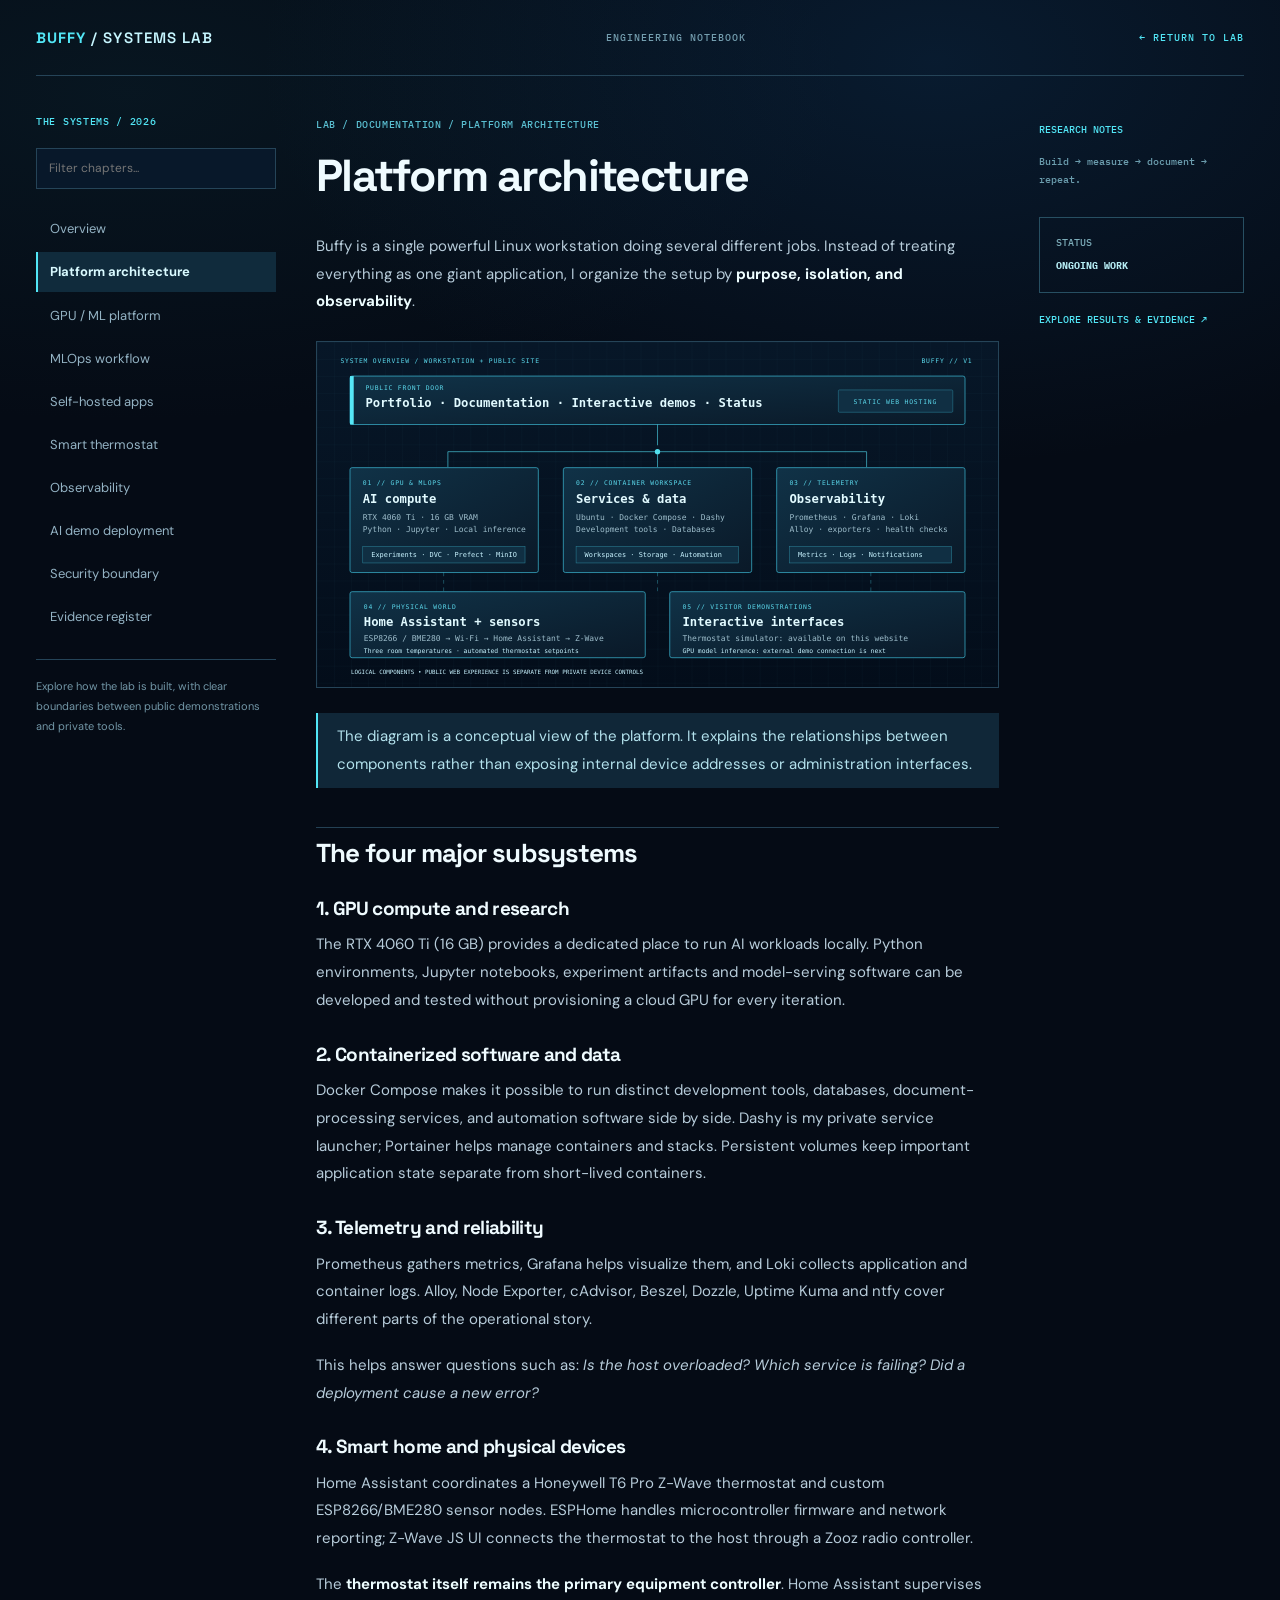
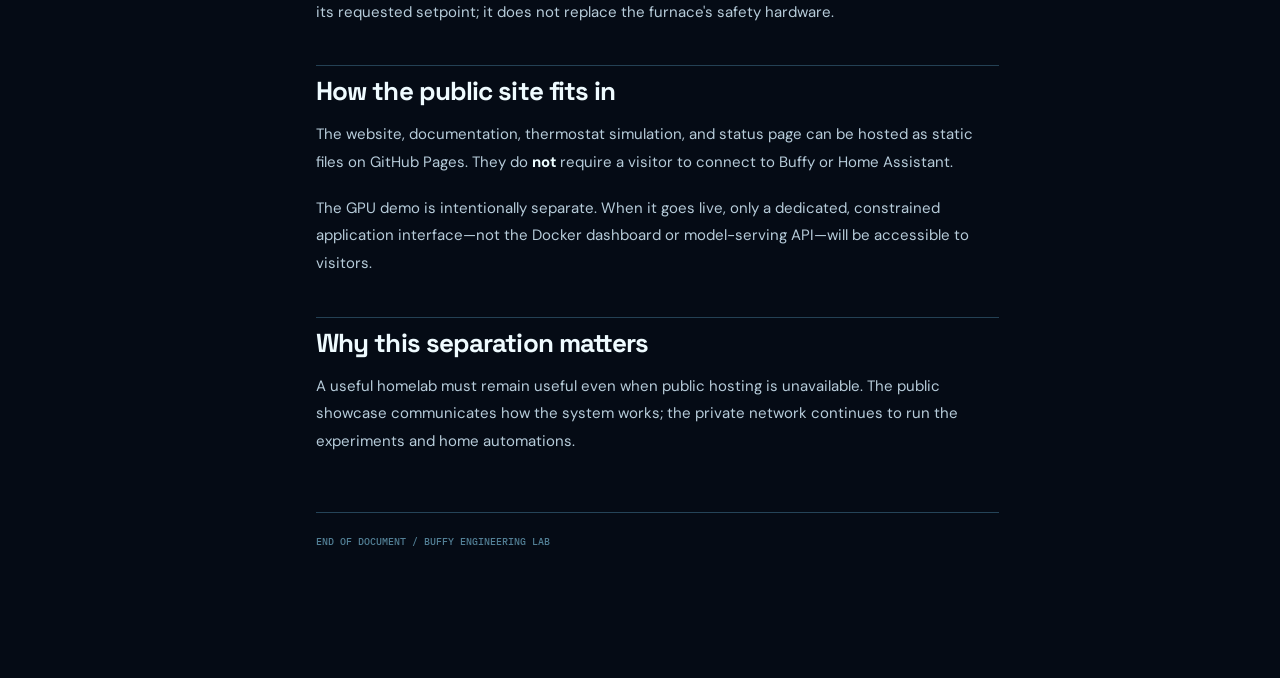
<file: site/lab/docs/architecture/index.html>
<!doctype html><html lang="en"><head><meta charset="utf-8"><meta name="viewport" content="width=device-width,initial-scale=1"><meta name="theme-color" content="#050b15"><title>Platform architecture / Buffy Lab / Documentation</title><link rel="stylesheet" href="../../assets/styles.css"><link rel="stylesheet" href="../docs.css"><link rel="icon" href="../../assets/favicon.svg" type="image/svg+xml"></head><body class="docs-body"><header class="docs-top"><a href="../../index.html" class="docs-brand"><strong>BUFFY</strong> / SYSTEMS LAB</a><span>ENGINEERING NOTEBOOK</span><a class="docs-website-link" href="../../index.html">← RETURN TO LAB</a></header><div class="docs-layout"><aside class="docs-nav"><div class="nav-overline">THE SYSTEMS / 2026</div><input id="docSearch" type="search" placeholder="Filter chapters..." aria-label="Filter chapters"/><nav id="docLinks" aria-label="Documentation chapters"><a href="../index.html">Overview</a><a class="active" href="index.html">Platform architecture</a><a href="../projects/ml-platform/index.html">GPU / ML platform</a><a href="../mlops/index.html">MLOps workflow</a><a href="../services/index.html">Self-hosted apps</a><a href="../projects/thermostat/index.html">Smart thermostat</a><a href="../projects/observability/index.html">Observability</a><a href="../ai-demo/index.html">AI demo deployment</a><a href="../security/index.html">Security boundary</a><a href="../evidence/index.html">Evidence register</a></nav><div class="docs-caution">Explore how the lab is built, with clear boundaries between public demonstrations and private tools.</div></aside><main class="docs-main"><div class="docs-breadcrumb">LAB / DOCUMENTATION / PLATFORM ARCHITECTURE</div><article class="docs-content"><h1>Platform architecture</h1>
<p>Buffy is a single powerful Linux workstation doing several different jobs. Instead of treating everything as one giant application, I organize the setup by <strong>purpose, isolation, and observability</strong>.</p>
<p><img src="../../assets/architecture.svg" alt="Conceptual architecture of Buffy's systems" /></p>
<blockquote>
<p>The diagram is a conceptual view of the platform. It explains the relationships between components rather than exposing internal device addresses or administration interfaces.</p>
</blockquote>
<h2>The four major subsystems</h2>
<h3>1. GPU compute and research</h3>
<p>The RTX 4060 Ti (16 GB) provides a dedicated place to run AI workloads locally. Python environments, Jupyter notebooks, experiment artifacts and model-serving software can be developed and tested without provisioning a cloud GPU for every iteration.</p>
<h3>2. Containerized software and data</h3>
<p>Docker Compose makes it possible to run distinct development tools, databases, document-processing services, and automation software side by side. Dashy is my private service launcher; Portainer helps manage containers and stacks. Persistent volumes keep important application state separate from short-lived containers.</p>
<h3>3. Telemetry and reliability</h3>
<p>Prometheus gathers metrics, Grafana helps visualize them, and Loki collects application and container logs. Alloy, Node Exporter, cAdvisor, Beszel, Dozzle, Uptime Kuma and ntfy cover different parts of the operational story.</p>
<p>This helps answer questions such as: <em>Is the host overloaded? Which service is failing? Did a deployment cause a new error?</em></p>
<h3>4. Smart home and physical devices</h3>
<p>Home Assistant coordinates a Honeywell T6 Pro Z-Wave thermostat and custom ESP8266/BME280 sensor nodes. ESPHome handles microcontroller firmware and network reporting; Z-Wave JS UI connects the thermostat to the host through a Zooz radio controller.</p>
<p>The <strong>thermostat itself remains the primary equipment controller</strong>. Home Assistant supervises its requested setpoint; it does not replace the furnace's safety hardware.</p>
<h2>How the public site fits in</h2>
<p>The website, documentation, thermostat simulation, and status page can be hosted as static files on GitHub Pages. They do <strong>not</strong> require a visitor to connect to Buffy or Home Assistant.</p>
<p>The GPU demo is intentionally separate. When it goes live, only a dedicated, constrained application interface—not the Docker dashboard or model-serving API—will be accessible to visitors.</p>
<h2>Why this separation matters</h2>
<p>A useful homelab must remain useful even when public hosting is unavailable. The public showcase communicates how the system works; the private network continues to run the experiments and home automations.</p>
</article><div class="docs-end">END OF DOCUMENT / BUFFY ENGINEERING LAB</div></main><aside class="docs-aside"><span>RESEARCH NOTES</span><p>Build → measure → document → repeat.</p><div class="docs-aside-box">STATUS<br><b>ONGOING WORK</b></div><a href="../evidence/index.html">EXPLORE RESULTS &amp; EVIDENCE ↗</a></aside></div><script>const s=document.querySelector('#docSearch');s.addEventListener('input',()=>{const t=s.value.toLowerCase();document.querySelectorAll('#docLinks a').forEach(a=>a.hidden=!a.textContent.toLowerCase().includes(t));})</script></body></html>
</file>
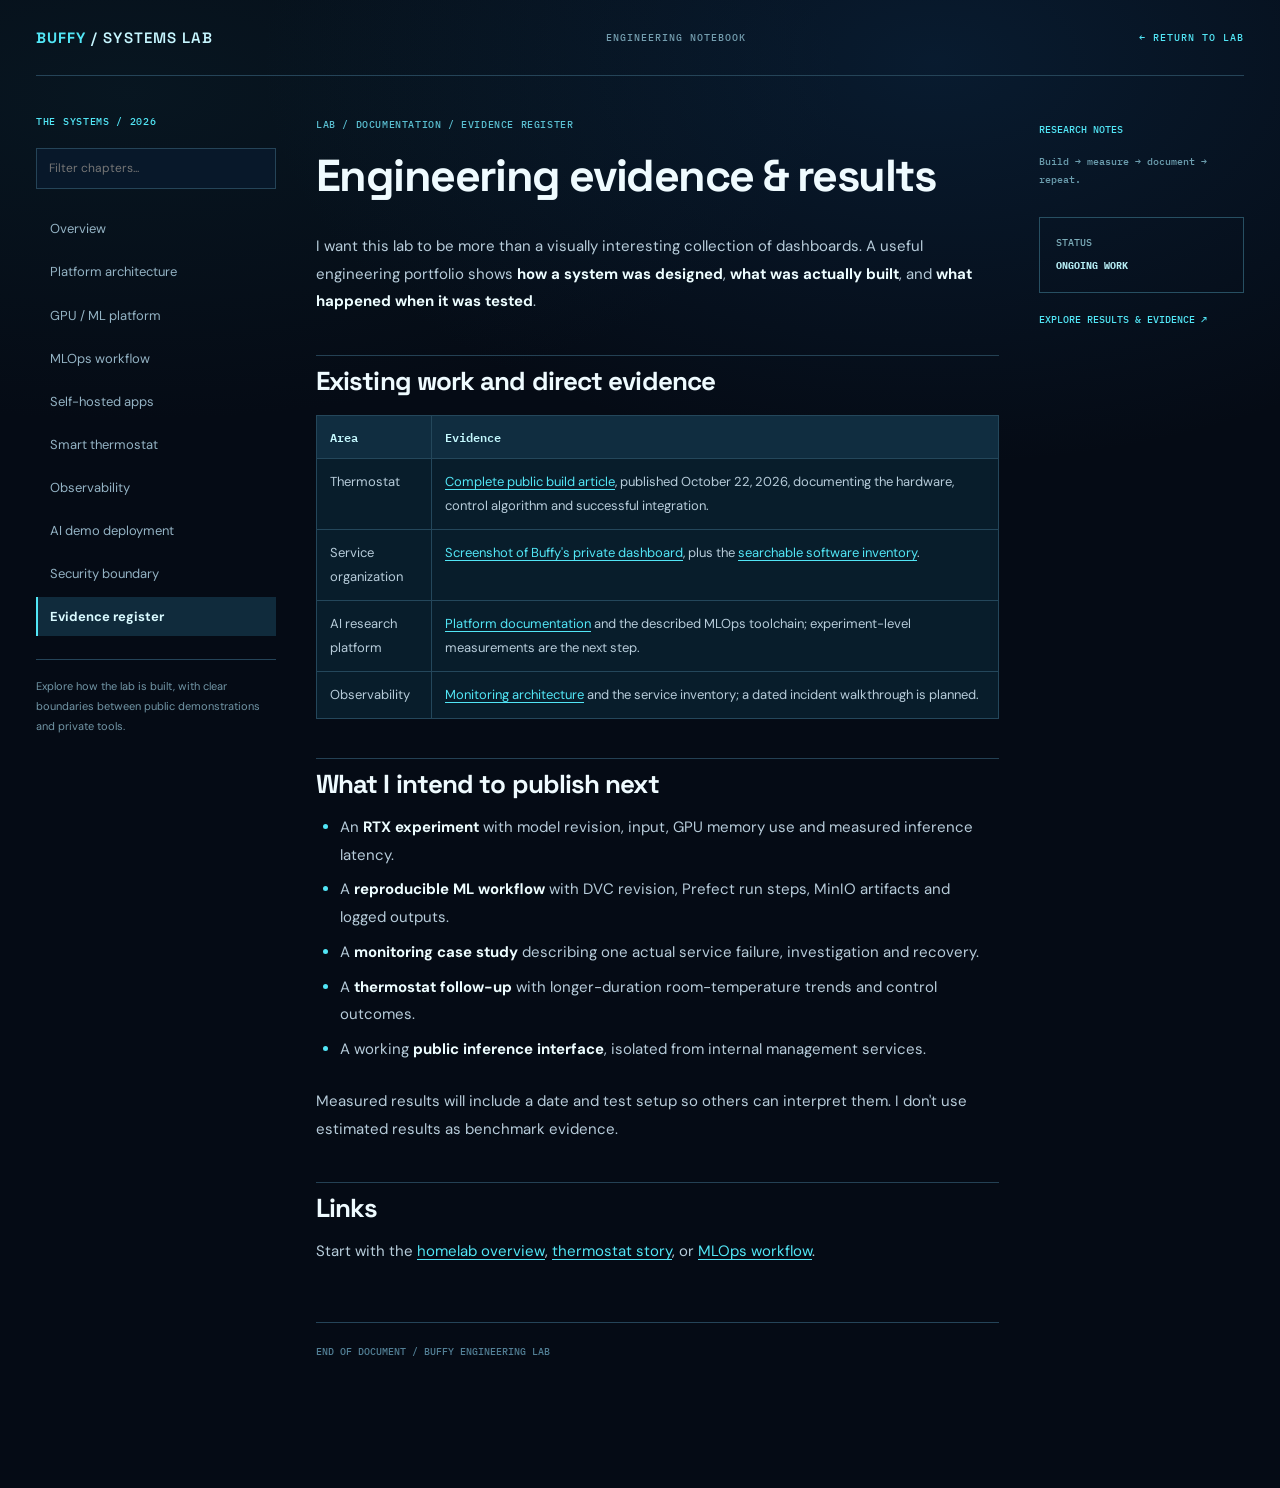
<file: site/lab/docs/evidence/index.html>
<!doctype html><html lang="en"><head><meta charset="utf-8"><meta name="viewport" content="width=device-width,initial-scale=1"><meta name="theme-color" content="#050b15"><title>Evidence register / Buffy Lab / Documentation</title><link rel="stylesheet" href="../../assets/styles.css"><link rel="stylesheet" href="../docs.css"><link rel="icon" href="../../assets/favicon.svg" type="image/svg+xml"></head><body class="docs-body"><header class="docs-top"><a href="../../index.html" class="docs-brand"><strong>BUFFY</strong> / SYSTEMS LAB</a><span>ENGINEERING NOTEBOOK</span><a class="docs-website-link" href="../../index.html">← RETURN TO LAB</a></header><div class="docs-layout"><aside class="docs-nav"><div class="nav-overline">THE SYSTEMS / 2026</div><input id="docSearch" type="search" placeholder="Filter chapters..." aria-label="Filter chapters"/><nav id="docLinks" aria-label="Documentation chapters"><a href="../index.html">Overview</a><a href="../architecture/index.html">Platform architecture</a><a href="../projects/ml-platform/index.html">GPU / ML platform</a><a href="../mlops/index.html">MLOps workflow</a><a href="../services/index.html">Self-hosted apps</a><a href="../projects/thermostat/index.html">Smart thermostat</a><a href="../projects/observability/index.html">Observability</a><a href="../ai-demo/index.html">AI demo deployment</a><a href="../security/index.html">Security boundary</a><a class="active" href="index.html">Evidence register</a></nav><div class="docs-caution">Explore how the lab is built, with clear boundaries between public demonstrations and private tools.</div></aside><main class="docs-main"><div class="docs-breadcrumb">LAB / DOCUMENTATION / EVIDENCE REGISTER</div><article class="docs-content"><h1>Engineering evidence &amp; results</h1>
<p>I want this lab to be more than a visually interesting collection of dashboards. A useful engineering portfolio shows <strong>how a system was designed</strong>, <strong>what was actually built</strong>, and <strong>what happened when it was tested</strong>.</p>
<h2>Existing work and direct evidence</h2>
<table>
<thead>
<tr>
  <th>Area</th>
  <th>Evidence</th>
</tr>
</thead>
<tbody>
<tr>
  <td>Thermostat</td>
  <td><a href="https://rohanmarar.substack.com/p/the-thermostat-wars-revenge-of-the">Complete public build article</a>, published October 22, 2026, documenting the hardware, control algorithm and successful integration.</td>
</tr>
<tr>
  <td>Service organization</td>
  <td><a href="../../index.html#architecture">Screenshot of Buffy's private dashboard</a>, plus the <a href="../../index.html#stack">searchable software inventory</a>.</td>
</tr>
<tr>
  <td>AI research platform</td>
  <td><a href="../projects/ml-platform/index.html">Platform documentation</a> and the described MLOps toolchain; experiment-level measurements are the next step.</td>
</tr>
<tr>
  <td>Observability</td>
  <td><a href="../projects/observability/index.html">Monitoring architecture</a> and the service inventory; a dated incident walkthrough is planned.</td>
</tr>
</tbody>
</table>
<h2>What I intend to publish next</h2>
<ul>
<li>An <strong>RTX experiment</strong> with model revision, input, GPU memory use and measured inference latency.</li>
<li>A <strong>reproducible ML workflow</strong> with DVC revision, Prefect run steps, MinIO artifacts and logged outputs.</li>
<li>A <strong>monitoring case study</strong> describing one actual service failure, investigation and recovery.</li>
<li>A <strong>thermostat follow-up</strong> with longer-duration room-temperature trends and control outcomes.</li>
<li>A working <strong>public inference interface</strong>, isolated from internal management services.</li>
</ul>
<p>Measured results will include a date and test setup so others can interpret them. I don't use estimated results as benchmark evidence.</p>
<h2>Links</h2>
<p>Start with the <a href="../../index.html">homelab overview</a>, <a href="../projects/thermostat/index.html">thermostat story</a>, or <a href="../mlops/index.html">MLOps workflow</a>.</p>
</article><div class="docs-end">END OF DOCUMENT / BUFFY ENGINEERING LAB</div></main><aside class="docs-aside"><span>RESEARCH NOTES</span><p>Build → measure → document → repeat.</p><div class="docs-aside-box">STATUS<br><b>ONGOING WORK</b></div><a href="index.html">EXPLORE RESULTS &amp; EVIDENCE ↗</a></aside></div><script>const s=document.querySelector('#docSearch');s.addEventListener('input',()=>{const t=s.value.toLowerCase();document.querySelectorAll('#docLinks a').forEach(a=>a.hidden=!a.textContent.toLowerCase().includes(t));})</script></body></html>
</file>
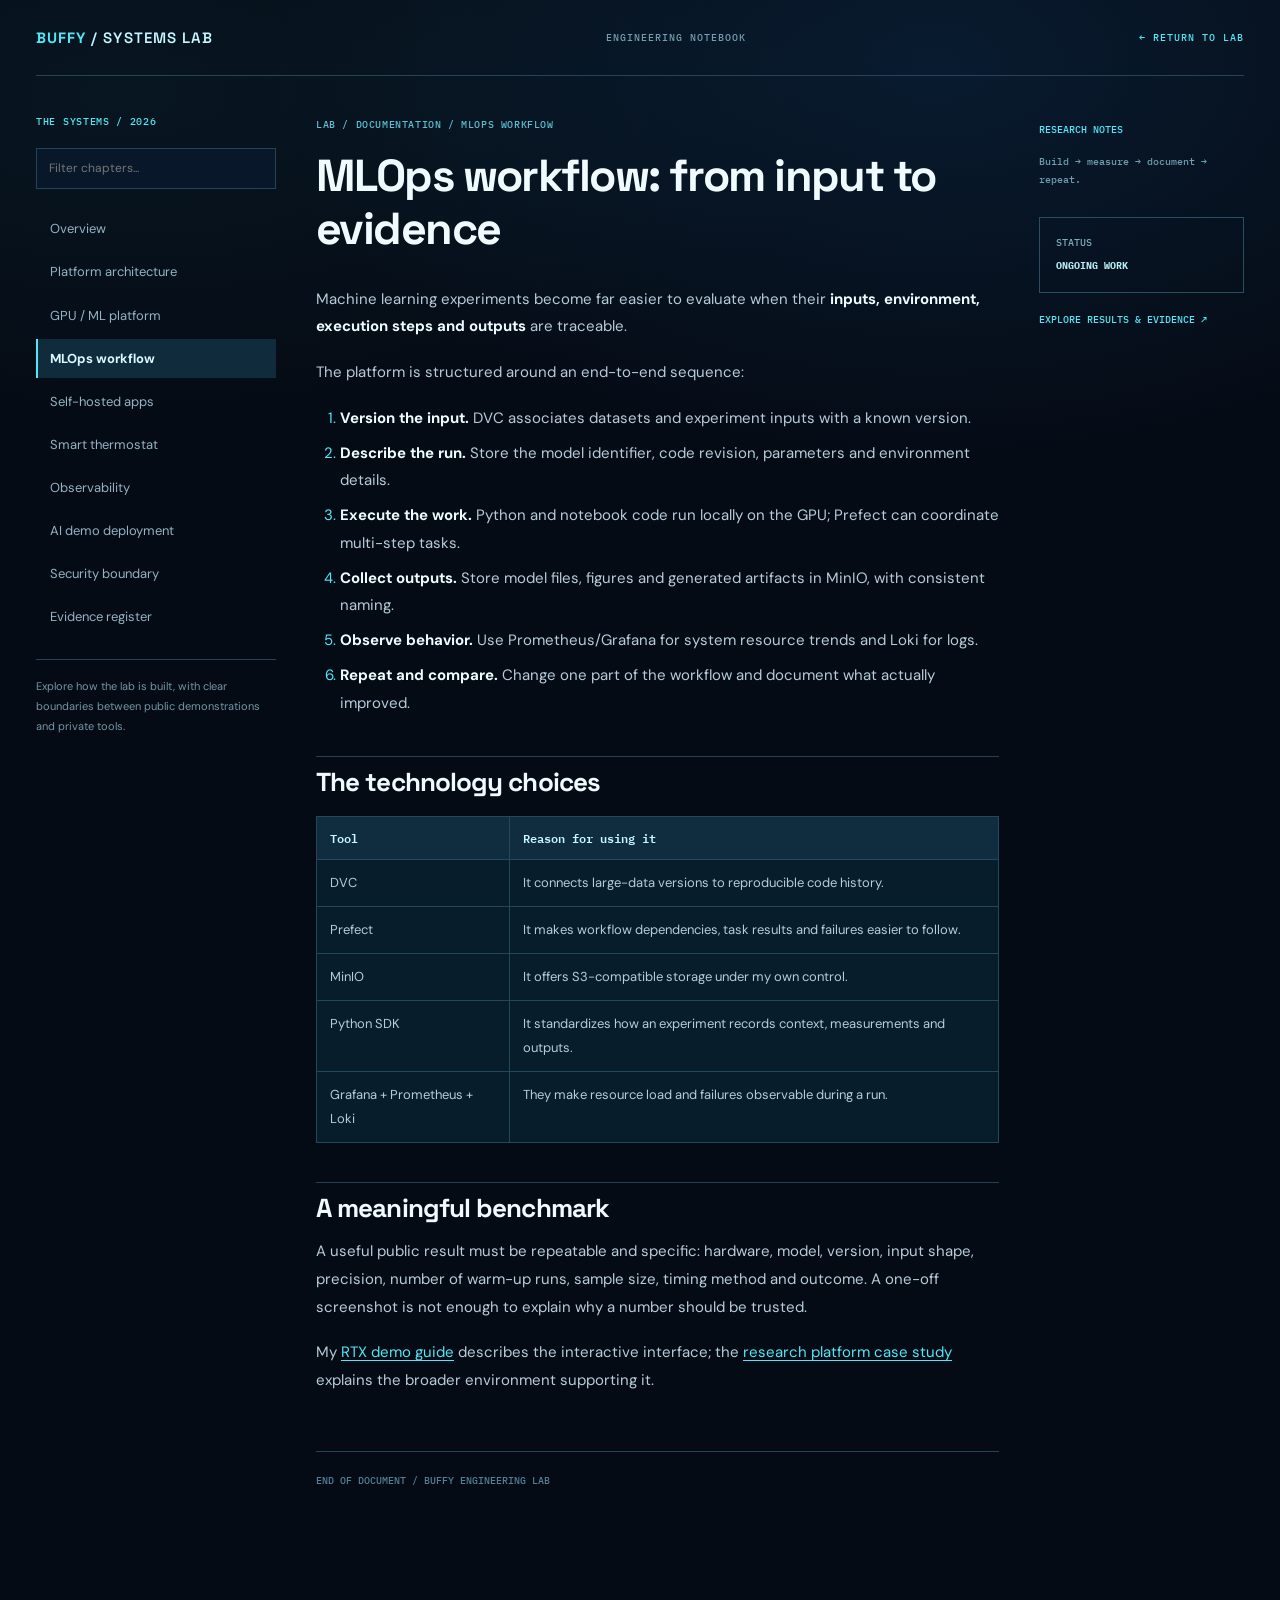
<file: site/lab/docs/mlops/index.html>
<!doctype html><html lang="en"><head><meta charset="utf-8"><meta name="viewport" content="width=device-width,initial-scale=1"><meta name="theme-color" content="#050b15"><title>MLOps workflow / Buffy Lab / Documentation</title><link rel="stylesheet" href="../../assets/styles.css"><link rel="stylesheet" href="../docs.css"><link rel="icon" href="../../assets/favicon.svg" type="image/svg+xml"></head><body class="docs-body"><header class="docs-top"><a href="../../index.html" class="docs-brand"><strong>BUFFY</strong> / SYSTEMS LAB</a><span>ENGINEERING NOTEBOOK</span><a class="docs-website-link" href="../../index.html">← RETURN TO LAB</a></header><div class="docs-layout"><aside class="docs-nav"><div class="nav-overline">THE SYSTEMS / 2026</div><input id="docSearch" type="search" placeholder="Filter chapters..." aria-label="Filter chapters"/><nav id="docLinks" aria-label="Documentation chapters"><a href="../index.html">Overview</a><a href="../architecture/index.html">Platform architecture</a><a href="../projects/ml-platform/index.html">GPU / ML platform</a><a class="active" href="index.html">MLOps workflow</a><a href="../services/index.html">Self-hosted apps</a><a href="../projects/thermostat/index.html">Smart thermostat</a><a href="../projects/observability/index.html">Observability</a><a href="../ai-demo/index.html">AI demo deployment</a><a href="../security/index.html">Security boundary</a><a href="../evidence/index.html">Evidence register</a></nav><div class="docs-caution">Explore how the lab is built, with clear boundaries between public demonstrations and private tools.</div></aside><main class="docs-main"><div class="docs-breadcrumb">LAB / DOCUMENTATION / MLOPS WORKFLOW</div><article class="docs-content"><h1>MLOps workflow: from input to evidence</h1>
<p>Machine learning experiments become far easier to evaluate when their <strong>inputs, environment, execution steps and outputs</strong> are traceable.</p>
<p>The platform is structured around an end-to-end sequence:</p>
<ol>
<li><strong>Version the input.</strong> DVC associates datasets and experiment inputs with a known version.</li>
<li><strong>Describe the run.</strong> Store the model identifier, code revision, parameters and environment details.</li>
<li><strong>Execute the work.</strong> Python and notebook code run locally on the GPU; Prefect can coordinate multi-step tasks.</li>
<li><strong>Collect outputs.</strong> Store model files, figures and generated artifacts in MinIO, with consistent naming.</li>
<li><strong>Observe behavior.</strong> Use Prometheus/Grafana for system resource trends and Loki for logs.</li>
<li><strong>Repeat and compare.</strong> Change one part of the workflow and document what actually improved.</li>
</ol>
<h2>The technology choices</h2>
<table>
<thead>
<tr>
  <th>Tool</th>
  <th>Reason for using it</th>
</tr>
</thead>
<tbody>
<tr>
  <td>DVC</td>
  <td>It connects large-data versions to reproducible code history.</td>
</tr>
<tr>
  <td>Prefect</td>
  <td>It makes workflow dependencies, task results and failures easier to follow.</td>
</tr>
<tr>
  <td>MinIO</td>
  <td>It offers S3-compatible storage under my own control.</td>
</tr>
<tr>
  <td>Python SDK</td>
  <td>It standardizes how an experiment records context, measurements and outputs.</td>
</tr>
<tr>
  <td>Grafana + Prometheus + Loki</td>
  <td>They make resource load and failures observable during a run.</td>
</tr>
</tbody>
</table>
<h2>A meaningful benchmark</h2>
<p>A useful public result must be repeatable and specific: hardware, model, version, input shape, precision, number of warm-up runs, sample size, timing method and outcome. A one-off screenshot is not enough to explain why a number should be trusted.</p>
<p>My <a href="../ai-demo/index.html">RTX demo guide</a> describes the interactive interface; the <a href="../projects/ml-platform/index.html">research platform case study</a> explains the broader environment supporting it.</p>
</article><div class="docs-end">END OF DOCUMENT / BUFFY ENGINEERING LAB</div></main><aside class="docs-aside"><span>RESEARCH NOTES</span><p>Build → measure → document → repeat.</p><div class="docs-aside-box">STATUS<br><b>ONGOING WORK</b></div><a href="../evidence/index.html">EXPLORE RESULTS &amp; EVIDENCE ↗</a></aside></div><script>const s=document.querySelector('#docSearch');s.addEventListener('input',()=>{const t=s.value.toLowerCase();document.querySelectorAll('#docLinks a').forEach(a=>a.hidden=!a.textContent.toLowerCase().includes(t));})</script></body></html>
</file>
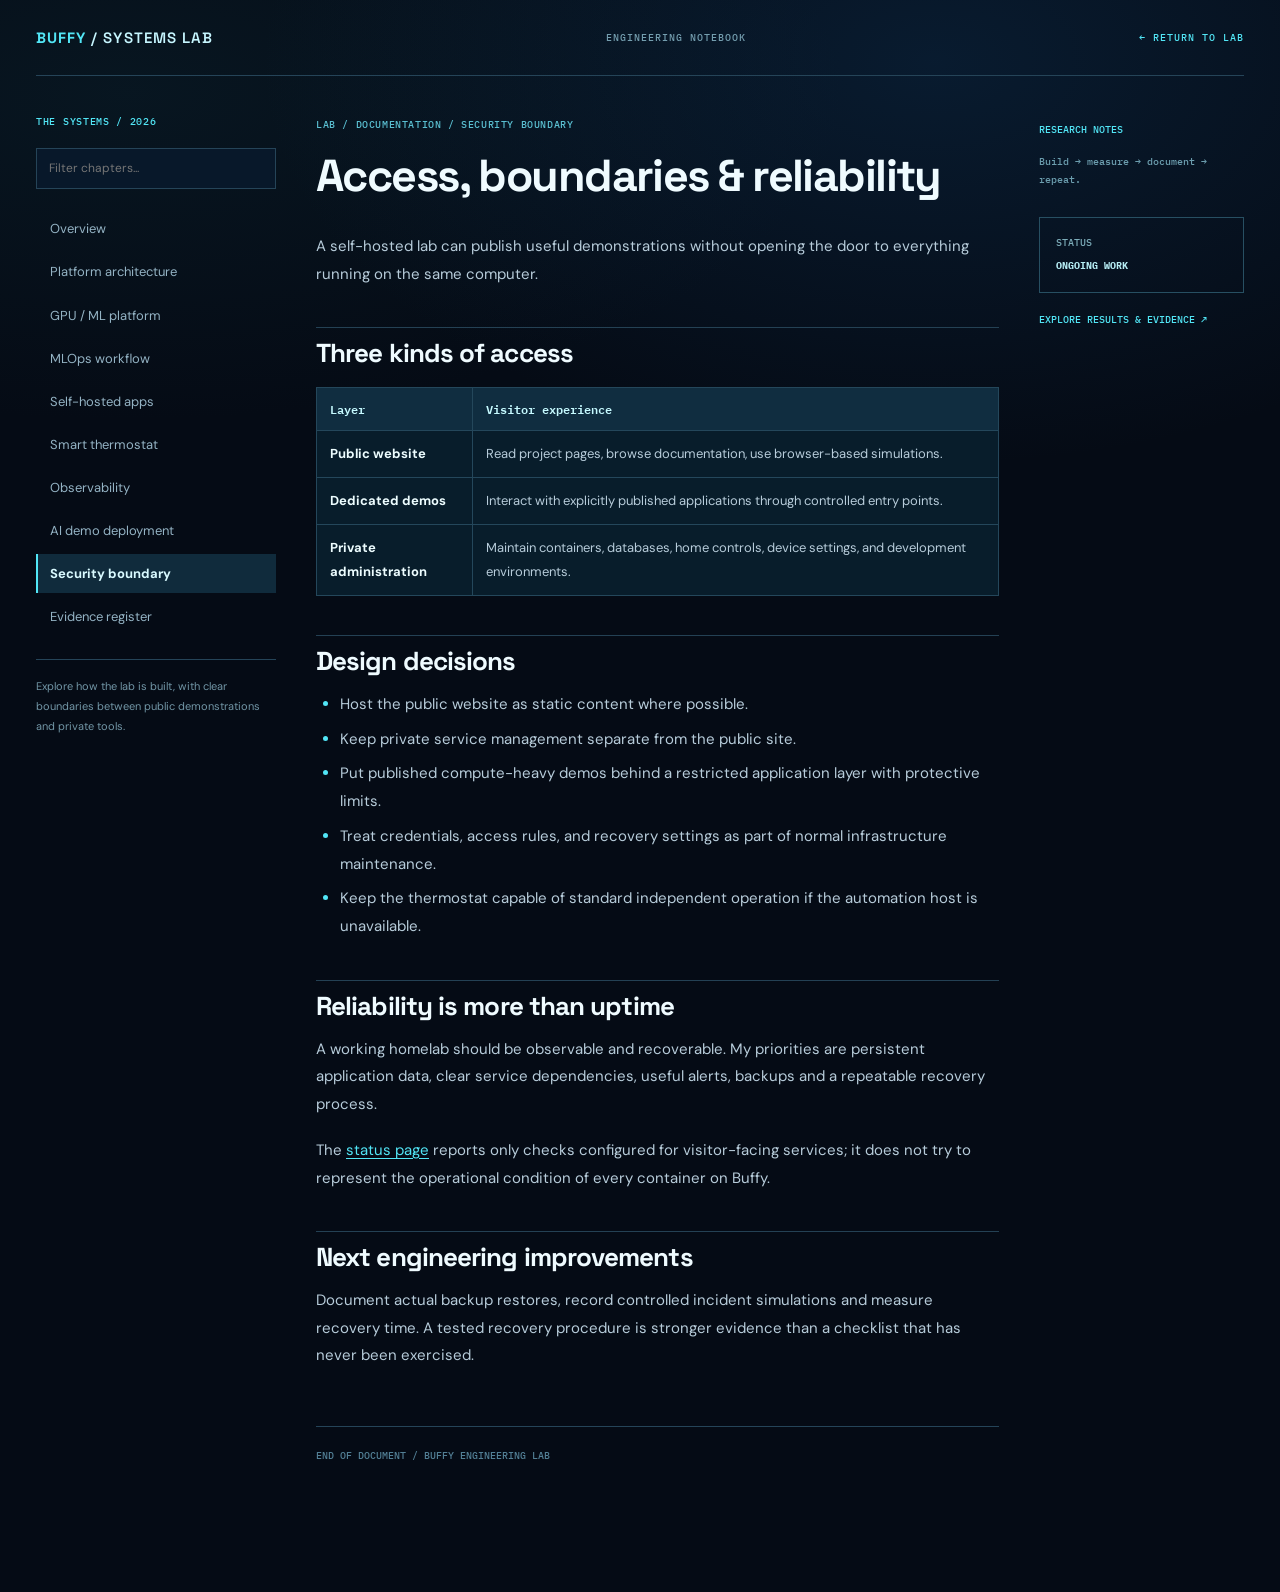
<file: site/lab/docs/security/index.html>
<!doctype html><html lang="en"><head><meta charset="utf-8"><meta name="viewport" content="width=device-width,initial-scale=1"><meta name="theme-color" content="#050b15"><title>Security boundary / Buffy Lab / Documentation</title><link rel="stylesheet" href="../../assets/styles.css"><link rel="stylesheet" href="../docs.css"><link rel="icon" href="../../assets/favicon.svg" type="image/svg+xml"></head><body class="docs-body"><header class="docs-top"><a href="../../index.html" class="docs-brand"><strong>BUFFY</strong> / SYSTEMS LAB</a><span>ENGINEERING NOTEBOOK</span><a class="docs-website-link" href="../../index.html">← RETURN TO LAB</a></header><div class="docs-layout"><aside class="docs-nav"><div class="nav-overline">THE SYSTEMS / 2026</div><input id="docSearch" type="search" placeholder="Filter chapters..." aria-label="Filter chapters"/><nav id="docLinks" aria-label="Documentation chapters"><a href="../index.html">Overview</a><a href="../architecture/index.html">Platform architecture</a><a href="../projects/ml-platform/index.html">GPU / ML platform</a><a href="../mlops/index.html">MLOps workflow</a><a href="../services/index.html">Self-hosted apps</a><a href="../projects/thermostat/index.html">Smart thermostat</a><a href="../projects/observability/index.html">Observability</a><a href="../ai-demo/index.html">AI demo deployment</a><a class="active" href="index.html">Security boundary</a><a href="../evidence/index.html">Evidence register</a></nav><div class="docs-caution">Explore how the lab is built, with clear boundaries between public demonstrations and private tools.</div></aside><main class="docs-main"><div class="docs-breadcrumb">LAB / DOCUMENTATION / SECURITY BOUNDARY</div><article class="docs-content"><h1>Access, boundaries &amp; reliability</h1>
<p>A self-hosted lab can publish useful demonstrations without opening the door to everything running on the same computer.</p>
<h2>Three kinds of access</h2>
<table>
<thead>
<tr>
  <th>Layer</th>
  <th>Visitor experience</th>
</tr>
</thead>
<tbody>
<tr>
  <td><strong>Public website</strong></td>
  <td>Read project pages, browse documentation, use browser-based simulations.</td>
</tr>
<tr>
  <td><strong>Dedicated demos</strong></td>
  <td>Interact with explicitly published applications through controlled entry points.</td>
</tr>
<tr>
  <td><strong>Private administration</strong></td>
  <td>Maintain containers, databases, home controls, device settings, and development environments.</td>
</tr>
</tbody>
</table>
<h2>Design decisions</h2>
<ul>
<li>Host the public website as static content where possible.</li>
<li>Keep private service management separate from the public site.</li>
<li>Put published compute-heavy demos behind a restricted application layer with protective limits.</li>
<li>Treat credentials, access rules, and recovery settings as part of normal infrastructure maintenance.</li>
<li>Keep the thermostat capable of standard independent operation if the automation host is unavailable.</li>
</ul>
<h2>Reliability is more than uptime</h2>
<p>A working homelab should be observable and recoverable. My priorities are persistent application data, clear service dependencies, useful alerts, backups and a repeatable recovery process.</p>
<p>The <a href="../../status/index.html">status page</a> reports only checks configured for visitor-facing services; it does not try to represent the operational condition of every container on Buffy.</p>
<h2>Next engineering improvements</h2>
<p>Document actual backup restores, record controlled incident simulations and measure recovery time. A tested recovery procedure is stronger evidence than a checklist that has never been exercised.</p>
</article><div class="docs-end">END OF DOCUMENT / BUFFY ENGINEERING LAB</div></main><aside class="docs-aside"><span>RESEARCH NOTES</span><p>Build → measure → document → repeat.</p><div class="docs-aside-box">STATUS<br><b>ONGOING WORK</b></div><a href="../evidence/index.html">EXPLORE RESULTS &amp; EVIDENCE ↗</a></aside></div><script>const s=document.querySelector('#docSearch');s.addEventListener('input',()=>{const t=s.value.toLowerCase();document.querySelectorAll('#docLinks a').forEach(a=>a.hidden=!a.textContent.toLowerCase().includes(t));})</script></body></html>
</file>
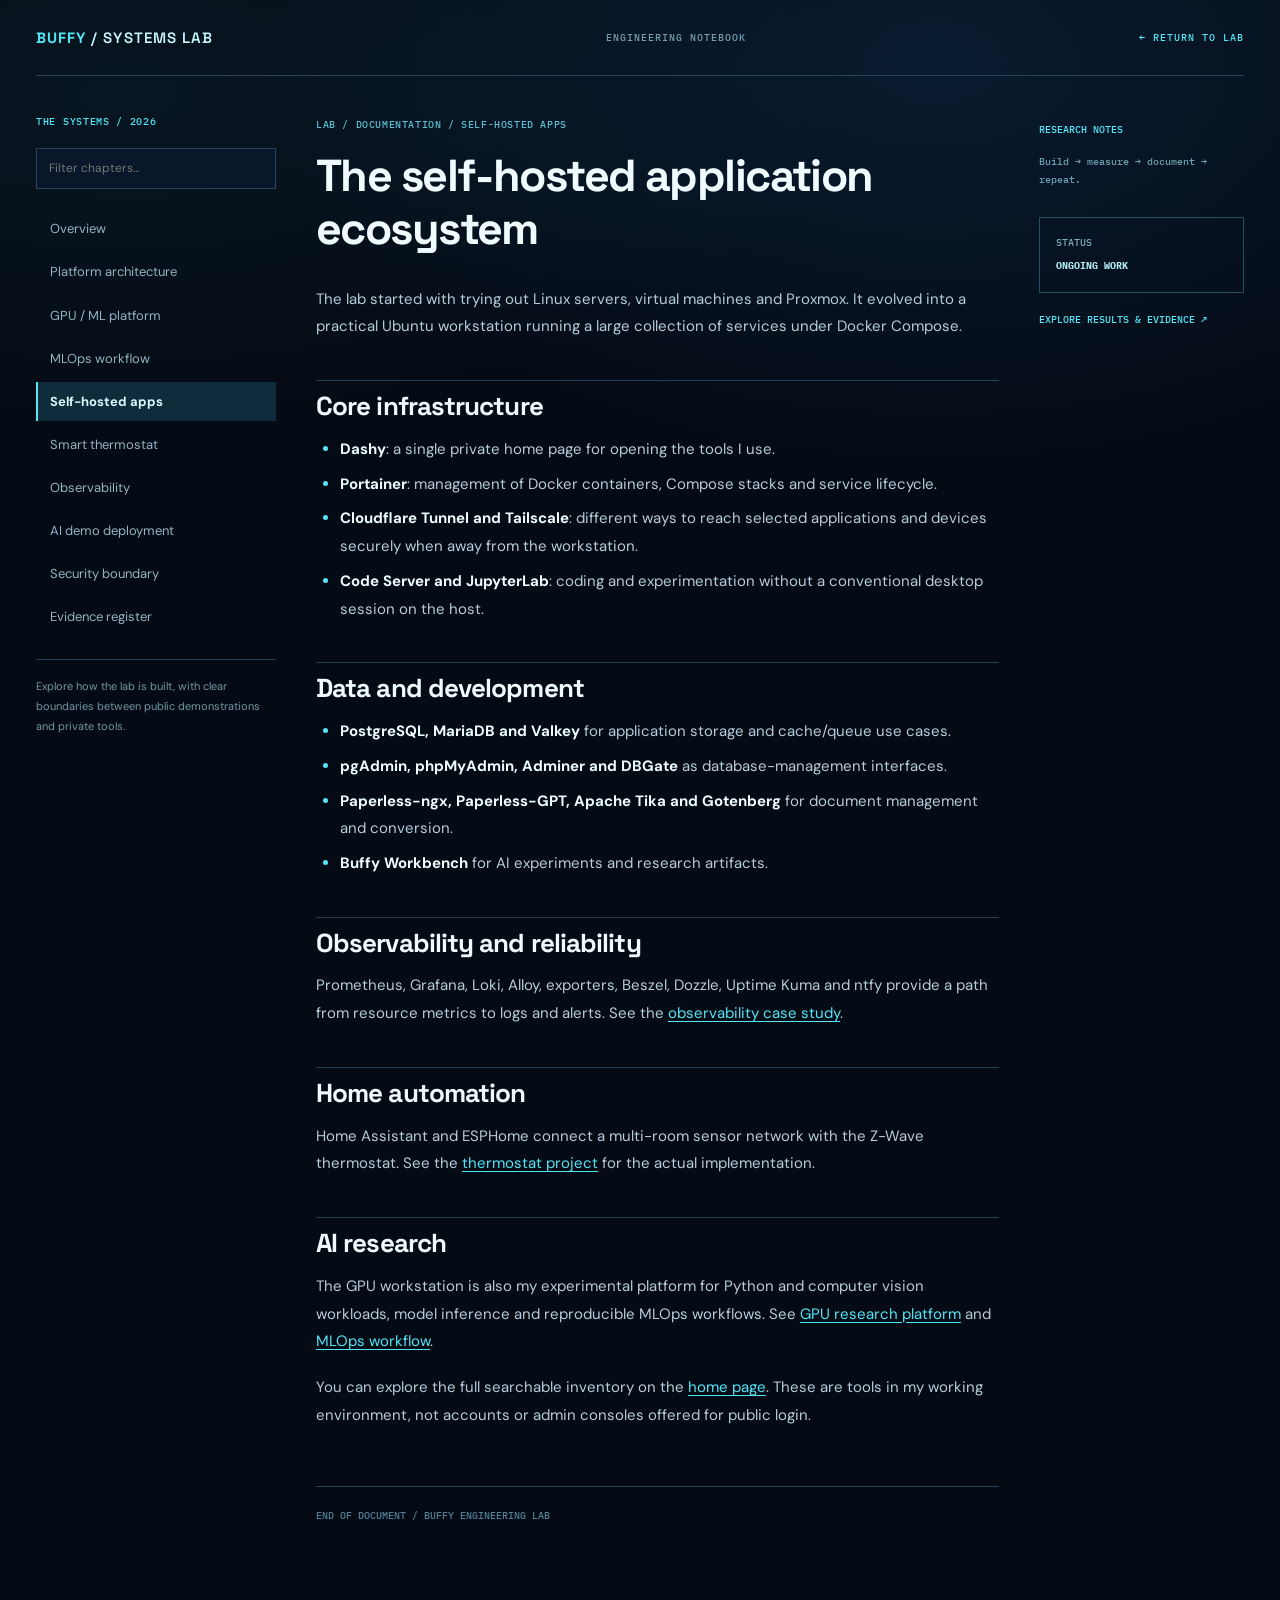
<file: site/lab/docs/services/index.html>
<!doctype html><html lang="en"><head><meta charset="utf-8"><meta name="viewport" content="width=device-width,initial-scale=1"><meta name="theme-color" content="#050b15"><title>Self-hosted apps / Buffy Lab / Documentation</title><link rel="stylesheet" href="../../assets/styles.css"><link rel="stylesheet" href="../docs.css"><link rel="icon" href="../../assets/favicon.svg" type="image/svg+xml"></head><body class="docs-body"><header class="docs-top"><a href="../../index.html" class="docs-brand"><strong>BUFFY</strong> / SYSTEMS LAB</a><span>ENGINEERING NOTEBOOK</span><a class="docs-website-link" href="../../index.html">← RETURN TO LAB</a></header><div class="docs-layout"><aside class="docs-nav"><div class="nav-overline">THE SYSTEMS / 2026</div><input id="docSearch" type="search" placeholder="Filter chapters..." aria-label="Filter chapters"/><nav id="docLinks" aria-label="Documentation chapters"><a href="../index.html">Overview</a><a href="../architecture/index.html">Platform architecture</a><a href="../projects/ml-platform/index.html">GPU / ML platform</a><a href="../mlops/index.html">MLOps workflow</a><a class="active" href="index.html">Self-hosted apps</a><a href="../projects/thermostat/index.html">Smart thermostat</a><a href="../projects/observability/index.html">Observability</a><a href="../ai-demo/index.html">AI demo deployment</a><a href="../security/index.html">Security boundary</a><a href="../evidence/index.html">Evidence register</a></nav><div class="docs-caution">Explore how the lab is built, with clear boundaries between public demonstrations and private tools.</div></aside><main class="docs-main"><div class="docs-breadcrumb">LAB / DOCUMENTATION / SELF-HOSTED APPS</div><article class="docs-content"><h1>The self-hosted application ecosystem</h1>
<p>The lab started with trying out Linux servers, virtual machines and Proxmox. It evolved into a practical Ubuntu workstation running a large collection of services under Docker Compose.</p>
<h2>Core infrastructure</h2>
<ul>
<li><strong>Dashy</strong>: a single private home page for opening the tools I use.</li>
<li><strong>Portainer</strong>: management of Docker containers, Compose stacks and service lifecycle.</li>
<li><strong>Cloudflare Tunnel and Tailscale</strong>: different ways to reach selected applications and devices securely when away from the workstation.</li>
<li><strong>Code Server and JupyterLab</strong>: coding and experimentation without a conventional desktop session on the host.</li>
</ul>
<h2>Data and development</h2>
<ul>
<li><strong>PostgreSQL, MariaDB and Valkey</strong> for application storage and cache/queue use cases.</li>
<li><strong>pgAdmin, phpMyAdmin, Adminer and DBGate</strong> as database-management interfaces.</li>
<li><strong>Paperless-ngx, Paperless-GPT, Apache Tika and Gotenberg</strong> for document management and conversion.</li>
<li><strong>Buffy Workbench</strong> for AI experiments and research artifacts.</li>
</ul>
<h2>Observability and reliability</h2>
<p>Prometheus, Grafana, Loki, Alloy, exporters, Beszel, Dozzle, Uptime Kuma and ntfy provide a path from resource metrics to logs and alerts. See the <a href="../projects/observability/index.html">observability case study</a>.</p>
<h2>Home automation</h2>
<p>Home Assistant and ESPHome connect a multi-room sensor network with the Z-Wave thermostat. See the <a href="../projects/thermostat/index.html">thermostat project</a> for the actual implementation.</p>
<h2>AI research</h2>
<p>The GPU workstation is also my experimental platform for Python and computer vision workloads, model inference and reproducible MLOps workflows. See <a href="../projects/ml-platform/index.html">GPU research platform</a> and <a href="../mlops/index.html">MLOps workflow</a>.</p>
<p>You can explore the full searchable inventory on the <a href="../../index.html#stack">home page</a>. These are tools in my working environment, not accounts or admin consoles offered for public login.</p>
</article><div class="docs-end">END OF DOCUMENT / BUFFY ENGINEERING LAB</div></main><aside class="docs-aside"><span>RESEARCH NOTES</span><p>Build → measure → document → repeat.</p><div class="docs-aside-box">STATUS<br><b>ONGOING WORK</b></div><a href="../evidence/index.html">EXPLORE RESULTS &amp; EVIDENCE ↗</a></aside></div><script>const s=document.querySelector('#docSearch');s.addEventListener('input',()=>{const t=s.value.toLowerCase();document.querySelectorAll('#docLinks a').forEach(a=>a.hidden=!a.textContent.toLowerCase().includes(t));})</script></body></html>
</file>
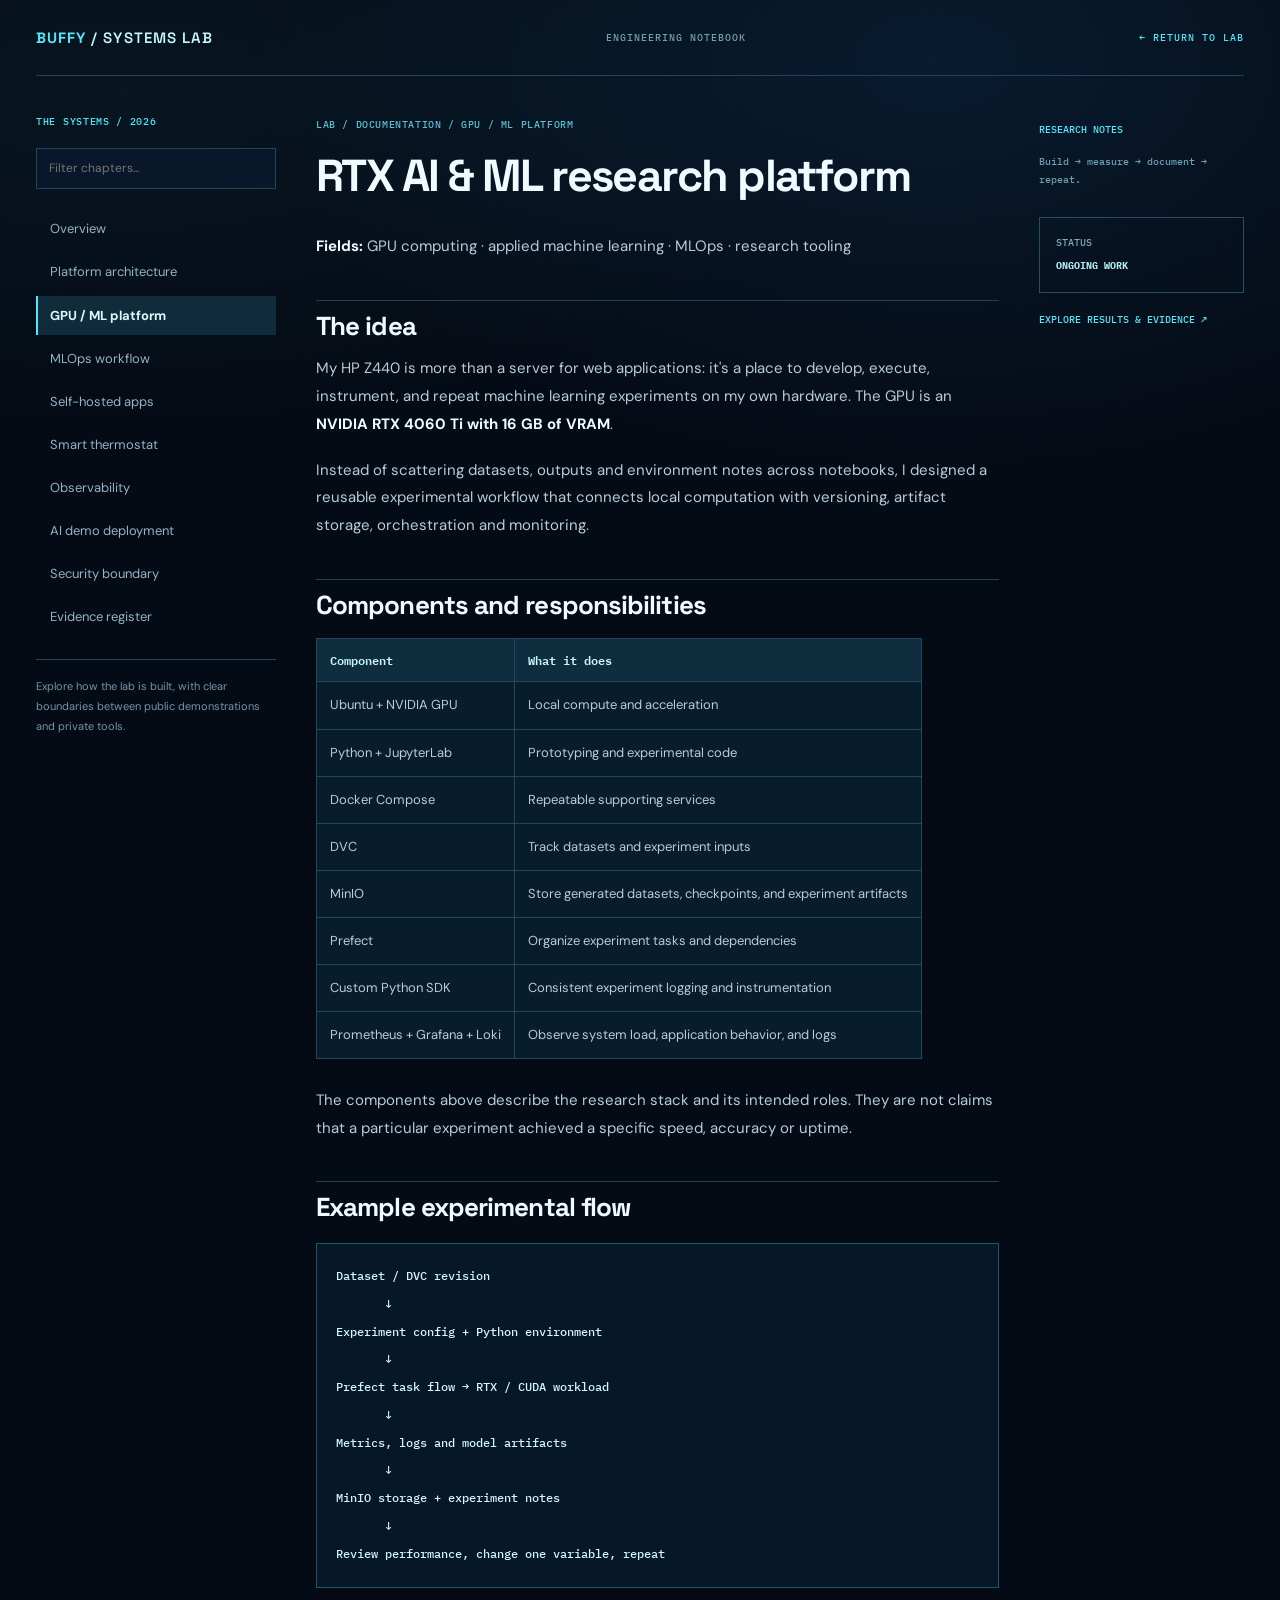
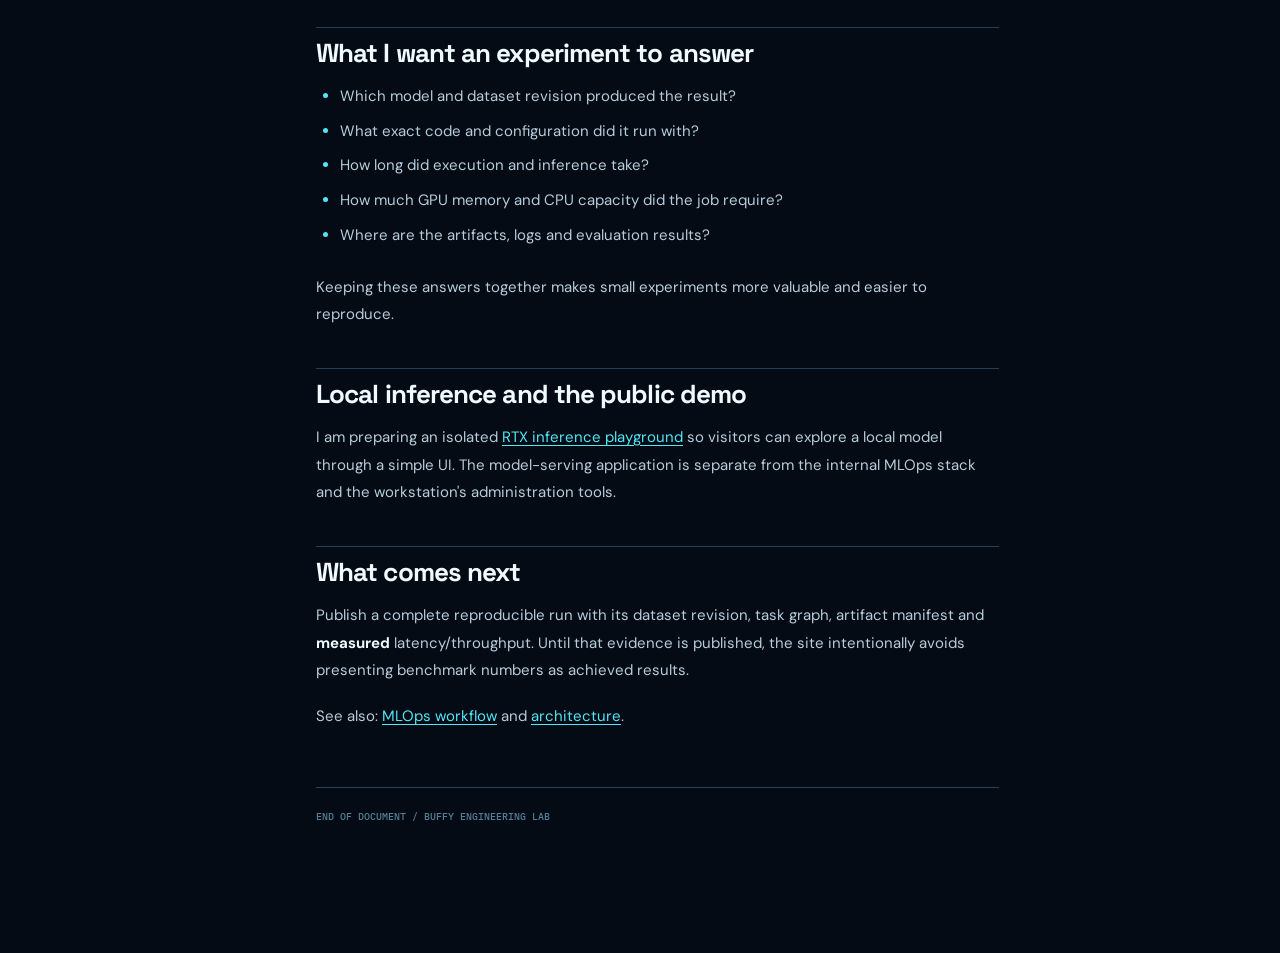
<file: site/lab/docs/projects/ml-platform/index.html>
<!doctype html><html lang="en"><head><meta charset="utf-8"><meta name="viewport" content="width=device-width,initial-scale=1"><meta name="theme-color" content="#050b15"><title>GPU / ML platform / Buffy Lab / Documentation</title><link rel="stylesheet" href="../../../assets/styles.css"><link rel="stylesheet" href="../../docs.css"><link rel="icon" href="../../../assets/favicon.svg" type="image/svg+xml"></head><body class="docs-body"><header class="docs-top"><a href="../../../index.html" class="docs-brand"><strong>BUFFY</strong> / SYSTEMS LAB</a><span>ENGINEERING NOTEBOOK</span><a class="docs-website-link" href="../../../index.html">← RETURN TO LAB</a></header><div class="docs-layout"><aside class="docs-nav"><div class="nav-overline">THE SYSTEMS / 2026</div><input id="docSearch" type="search" placeholder="Filter chapters..." aria-label="Filter chapters"/><nav id="docLinks" aria-label="Documentation chapters"><a href="../../index.html">Overview</a><a href="../../architecture/index.html">Platform architecture</a><a class="active" href="index.html">GPU / ML platform</a><a href="../../mlops/index.html">MLOps workflow</a><a href="../../services/index.html">Self-hosted apps</a><a href="../thermostat/index.html">Smart thermostat</a><a href="../observability/index.html">Observability</a><a href="../../ai-demo/index.html">AI demo deployment</a><a href="../../security/index.html">Security boundary</a><a href="../../evidence/index.html">Evidence register</a></nav><div class="docs-caution">Explore how the lab is built, with clear boundaries between public demonstrations and private tools.</div></aside><main class="docs-main"><div class="docs-breadcrumb">LAB / DOCUMENTATION / GPU / ML PLATFORM</div><article class="docs-content"><h1>RTX AI &amp; ML research platform</h1>
<p><strong>Fields:</strong> GPU computing · applied machine learning · MLOps · research tooling</p>
<h2>The idea</h2>
<p>My HP Z440 is more than a server for web applications: it's a place to develop, execute, instrument, and repeat machine learning experiments on my own hardware. The GPU is an <strong>NVIDIA RTX 4060 Ti with 16 GB of VRAM</strong>.</p>
<p>Instead of scattering datasets, outputs and environment notes across notebooks, I designed a reusable experimental workflow that connects local computation with versioning, artifact storage, orchestration and monitoring.</p>
<h2>Components and responsibilities</h2>
<table>
<thead>
<tr>
  <th>Component</th>
  <th>What it does</th>
</tr>
</thead>
<tbody>
<tr>
  <td>Ubuntu + NVIDIA GPU</td>
  <td>Local compute and acceleration</td>
</tr>
<tr>
  <td>Python + JupyterLab</td>
  <td>Prototyping and experimental code</td>
</tr>
<tr>
  <td>Docker Compose</td>
  <td>Repeatable supporting services</td>
</tr>
<tr>
  <td>DVC</td>
  <td>Track datasets and experiment inputs</td>
</tr>
<tr>
  <td>MinIO</td>
  <td>Store generated datasets, checkpoints, and experiment artifacts</td>
</tr>
<tr>
  <td>Prefect</td>
  <td>Organize experiment tasks and dependencies</td>
</tr>
<tr>
  <td>Custom Python SDK</td>
  <td>Consistent experiment logging and instrumentation</td>
</tr>
<tr>
  <td>Prometheus + Grafana + Loki</td>
  <td>Observe system load, application behavior, and logs</td>
</tr>
</tbody>
</table>
<p>The components above describe the research stack and its intended roles. They are not claims that a particular experiment achieved a specific speed, accuracy or uptime.</p>
<h2>Example experimental flow</h2>
<pre><code class="language-text">Dataset / DVC revision
       ↓
Experiment config + Python environment
       ↓
Prefect task flow → RTX / CUDA workload
       ↓
Metrics, logs and model artifacts
       ↓
MinIO storage + experiment notes
       ↓
Review performance, change one variable, repeat
</code></pre>
<h2>What I want an experiment to answer</h2>
<ul>
<li>Which model and dataset revision produced the result?</li>
<li>What exact code and configuration did it run with?</li>
<li>How long did execution and inference take?</li>
<li>How much GPU memory and CPU capacity did the job require?</li>
<li>Where are the artifacts, logs and evaluation results?</li>
</ul>
<p>Keeping these answers together makes small experiments more valuable and easier to reproduce.</p>
<h2>Local inference and the public demo</h2>
<p>I am preparing an isolated <a href="../../ai-demo/index.html">RTX inference playground</a> so visitors can explore a local model through a simple UI. The model-serving application is separate from the internal MLOps stack and the workstation's administration tools.</p>
<h2>What comes next</h2>
<p>Publish a complete reproducible run with its dataset revision, task graph, artifact manifest and <strong>measured</strong> latency/throughput. Until that evidence is published, the site intentionally avoids presenting benchmark numbers as achieved results.</p>
<p>See also: <a href="../../mlops/index.html">MLOps workflow</a> and <a href="../../architecture/index.html">architecture</a>.</p>
</article><div class="docs-end">END OF DOCUMENT / BUFFY ENGINEERING LAB</div></main><aside class="docs-aside"><span>RESEARCH NOTES</span><p>Build → measure → document → repeat.</p><div class="docs-aside-box">STATUS<br><b>ONGOING WORK</b></div><a href="../../evidence/index.html">EXPLORE RESULTS &amp; EVIDENCE ↗</a></aside></div><script>const s=document.querySelector('#docSearch');s.addEventListener('input',()=>{const t=s.value.toLowerCase();document.querySelectorAll('#docLinks a').forEach(a=>a.hidden=!a.textContent.toLowerCase().includes(t));})</script></body></html>
</file>
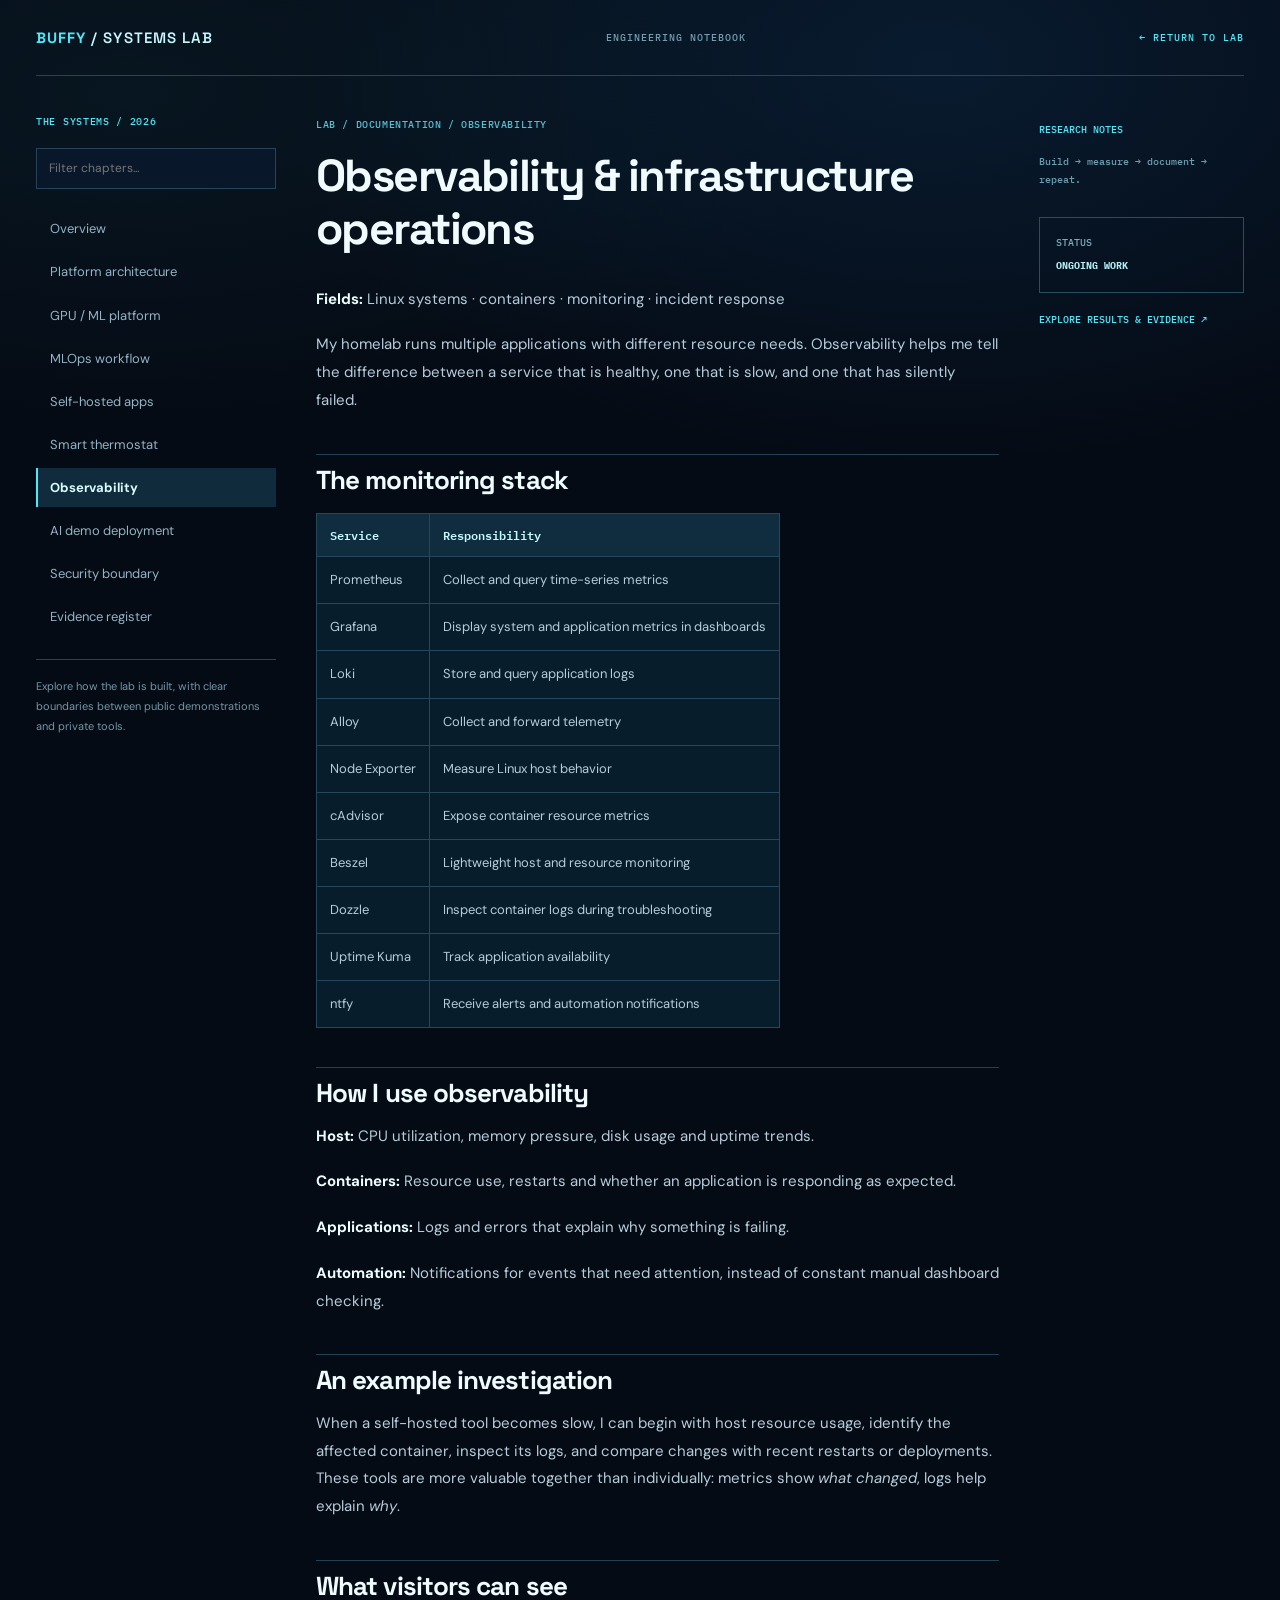
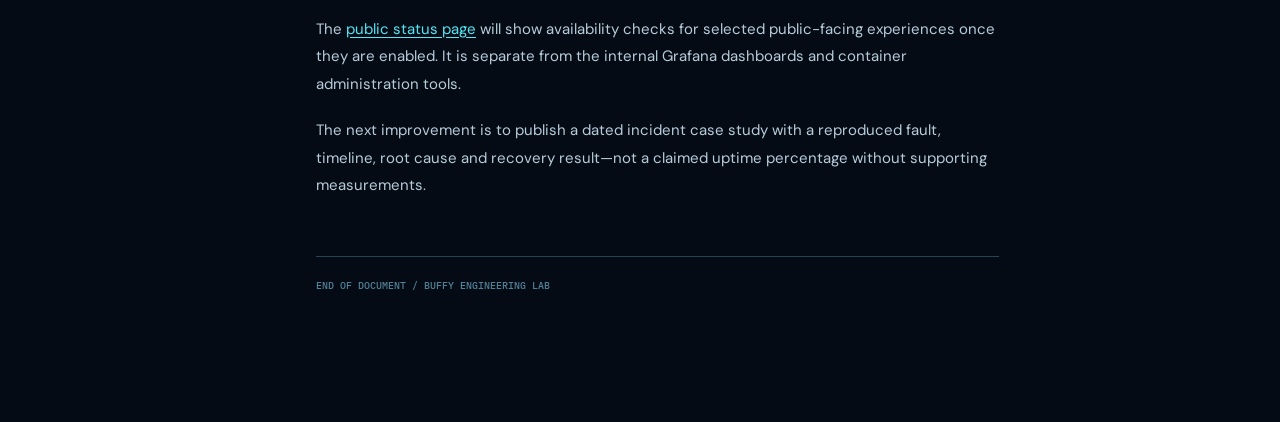
<file: site/lab/docs/projects/observability/index.html>
<!doctype html><html lang="en"><head><meta charset="utf-8"><meta name="viewport" content="width=device-width,initial-scale=1"><meta name="theme-color" content="#050b15"><title>Observability / Buffy Lab / Documentation</title><link rel="stylesheet" href="../../../assets/styles.css"><link rel="stylesheet" href="../../docs.css"><link rel="icon" href="../../../assets/favicon.svg" type="image/svg+xml"></head><body class="docs-body"><header class="docs-top"><a href="../../../index.html" class="docs-brand"><strong>BUFFY</strong> / SYSTEMS LAB</a><span>ENGINEERING NOTEBOOK</span><a class="docs-website-link" href="../../../index.html">← RETURN TO LAB</a></header><div class="docs-layout"><aside class="docs-nav"><div class="nav-overline">THE SYSTEMS / 2026</div><input id="docSearch" type="search" placeholder="Filter chapters..." aria-label="Filter chapters"/><nav id="docLinks" aria-label="Documentation chapters"><a href="../../index.html">Overview</a><a href="../../architecture/index.html">Platform architecture</a><a href="../ml-platform/index.html">GPU / ML platform</a><a href="../../mlops/index.html">MLOps workflow</a><a href="../../services/index.html">Self-hosted apps</a><a href="../thermostat/index.html">Smart thermostat</a><a class="active" href="index.html">Observability</a><a href="../../ai-demo/index.html">AI demo deployment</a><a href="../../security/index.html">Security boundary</a><a href="../../evidence/index.html">Evidence register</a></nav><div class="docs-caution">Explore how the lab is built, with clear boundaries between public demonstrations and private tools.</div></aside><main class="docs-main"><div class="docs-breadcrumb">LAB / DOCUMENTATION / OBSERVABILITY</div><article class="docs-content"><h1>Observability &amp; infrastructure operations</h1>
<p><strong>Fields:</strong> Linux systems · containers · monitoring · incident response</p>
<p>My homelab runs multiple applications with different resource needs. Observability helps me tell the difference between a service that is healthy, one that is slow, and one that has silently failed.</p>
<h2>The monitoring stack</h2>
<table>
<thead>
<tr>
  <th>Service</th>
  <th>Responsibility</th>
</tr>
</thead>
<tbody>
<tr>
  <td>Prometheus</td>
  <td>Collect and query time-series metrics</td>
</tr>
<tr>
  <td>Grafana</td>
  <td>Display system and application metrics in dashboards</td>
</tr>
<tr>
  <td>Loki</td>
  <td>Store and query application logs</td>
</tr>
<tr>
  <td>Alloy</td>
  <td>Collect and forward telemetry</td>
</tr>
<tr>
  <td>Node Exporter</td>
  <td>Measure Linux host behavior</td>
</tr>
<tr>
  <td>cAdvisor</td>
  <td>Expose container resource metrics</td>
</tr>
<tr>
  <td>Beszel</td>
  <td>Lightweight host and resource monitoring</td>
</tr>
<tr>
  <td>Dozzle</td>
  <td>Inspect container logs during troubleshooting</td>
</tr>
<tr>
  <td>Uptime Kuma</td>
  <td>Track application availability</td>
</tr>
<tr>
  <td>ntfy</td>
  <td>Receive alerts and automation notifications</td>
</tr>
</tbody>
</table>
<h2>How I use observability</h2>
<p><strong>Host:</strong> CPU utilization, memory pressure, disk usage and uptime trends.</p>
<p><strong>Containers:</strong> Resource use, restarts and whether an application is responding as expected.</p>
<p><strong>Applications:</strong> Logs and errors that explain why something is failing.</p>
<p><strong>Automation:</strong> Notifications for events that need attention, instead of constant manual dashboard checking.</p>
<h2>An example investigation</h2>
<p>When a self-hosted tool becomes slow, I can begin with host resource usage, identify the affected container, inspect its logs, and compare changes with recent restarts or deployments. These tools are more valuable together than individually: metrics show <em>what changed</em>, logs help explain <em>why</em>.</p>
<h2>What visitors can see</h2>
<p>The <a href="../../../status/index.html">public status page</a> will show availability checks for selected public-facing experiences once they are enabled. It is separate from the internal Grafana dashboards and container administration tools.</p>
<p>The next improvement is to publish a dated incident case study with a reproduced fault, timeline, root cause and recovery result—not a claimed uptime percentage without supporting measurements.</p>
</article><div class="docs-end">END OF DOCUMENT / BUFFY ENGINEERING LAB</div></main><aside class="docs-aside"><span>RESEARCH NOTES</span><p>Build → measure → document → repeat.</p><div class="docs-aside-box">STATUS<br><b>ONGOING WORK</b></div><a href="../../evidence/index.html">EXPLORE RESULTS &amp; EVIDENCE ↗</a></aside></div><script>const s=document.querySelector('#docSearch');s.addEventListener('input',()=>{const t=s.value.toLowerCase();document.querySelectorAll('#docLinks a').forEach(a=>a.hidden=!a.textContent.toLowerCase().includes(t));})</script></body></html>
</file>
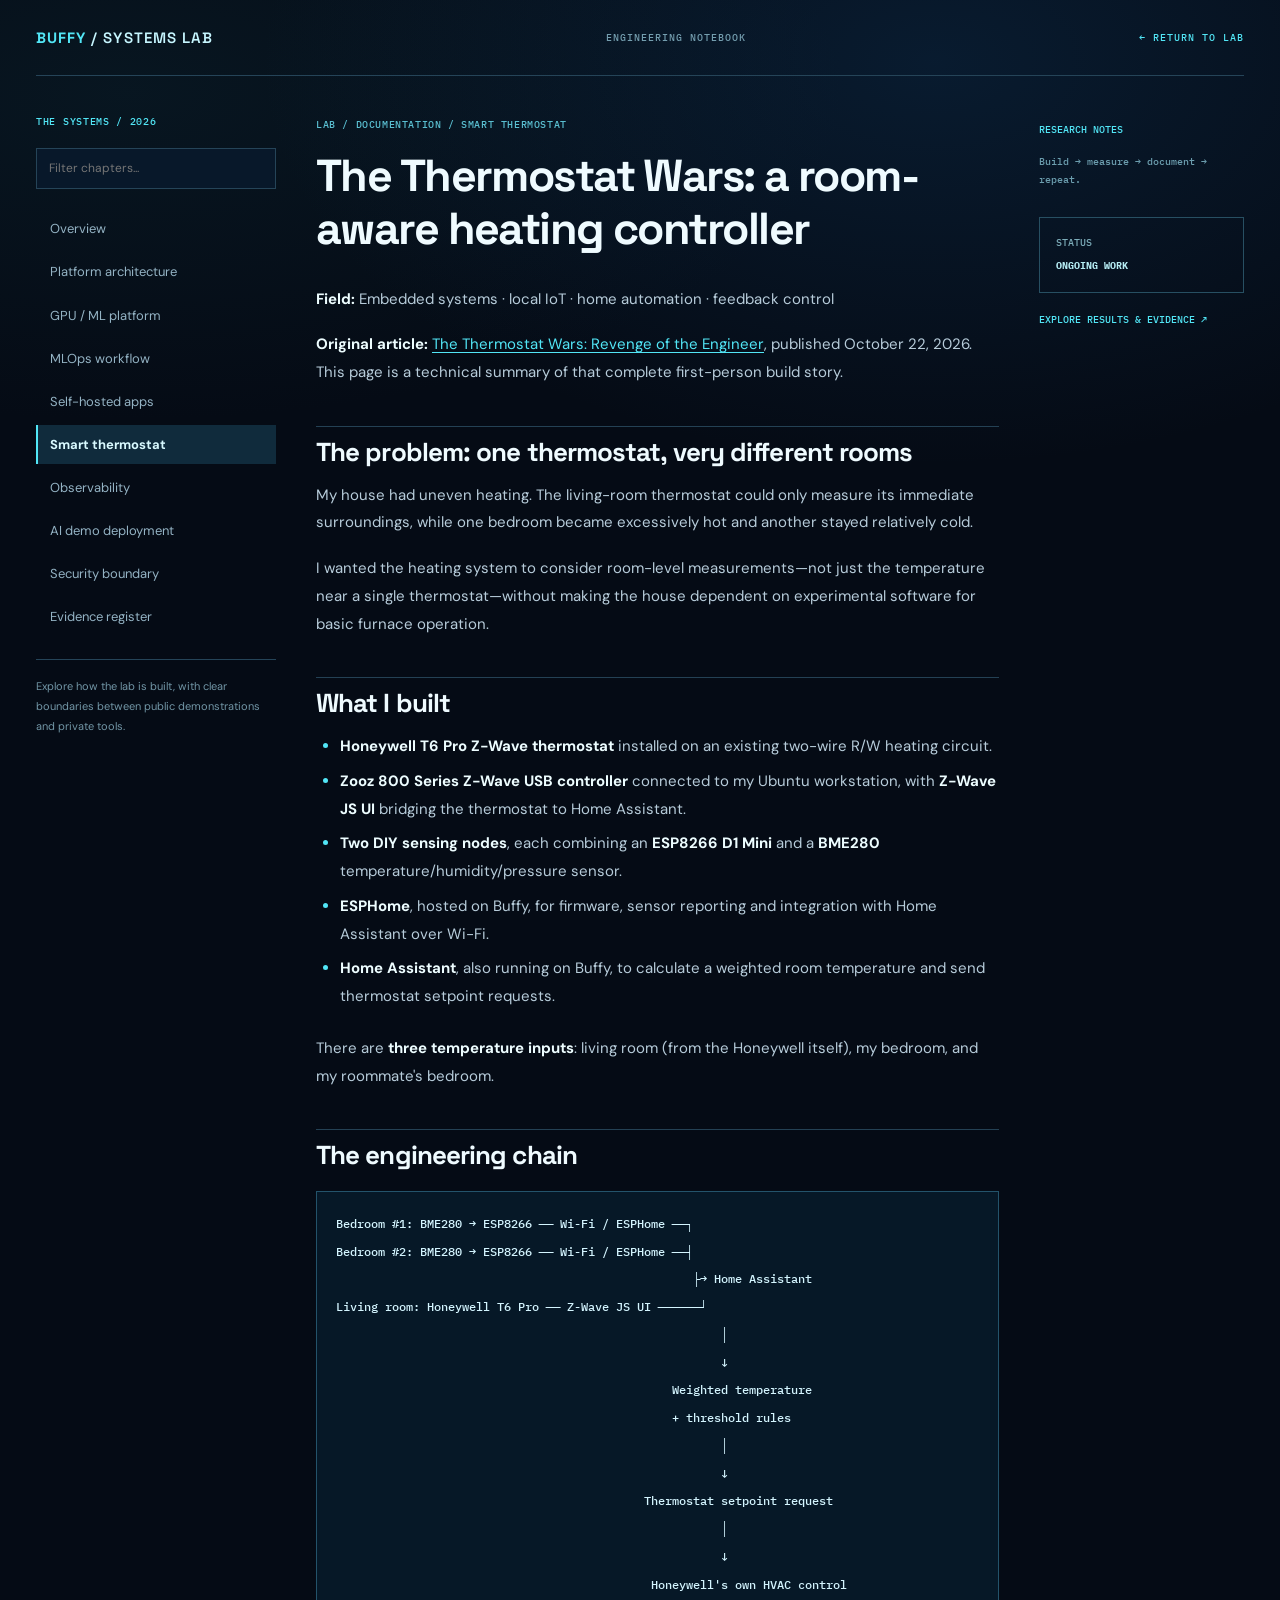
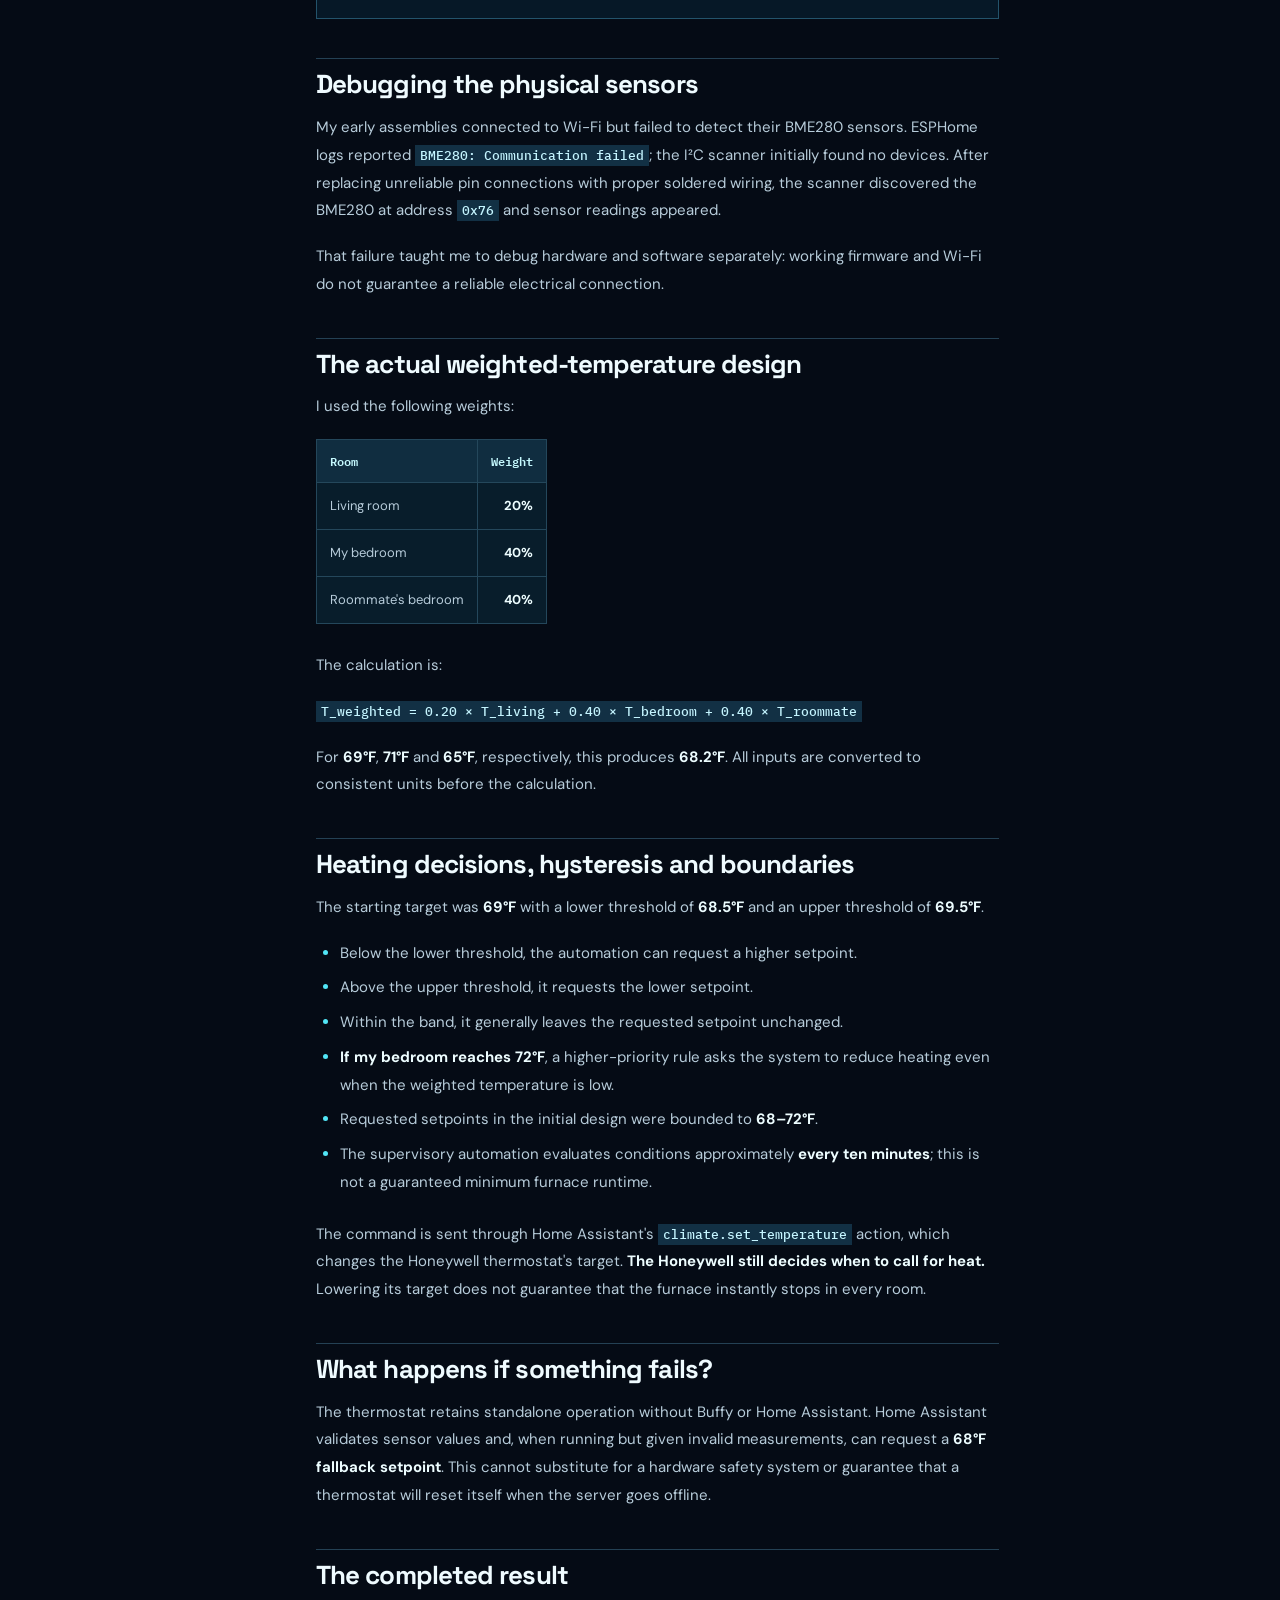
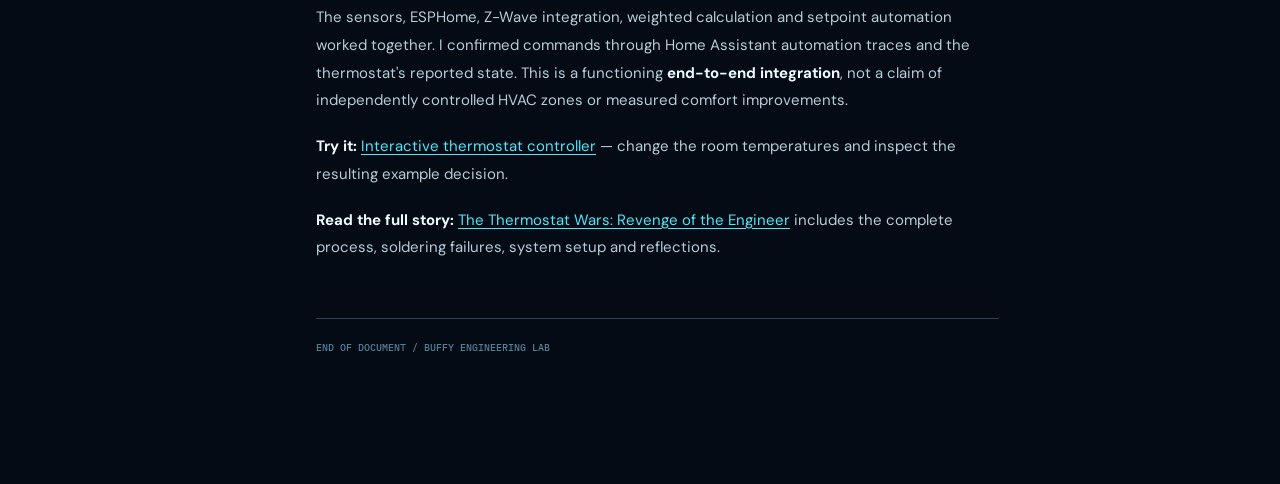
<file: site/lab/docs/projects/thermostat/index.html>
<!doctype html><html lang="en"><head><meta charset="utf-8"><meta name="viewport" content="width=device-width,initial-scale=1"><meta name="theme-color" content="#050b15"><title>Smart thermostat / Buffy Lab / Documentation</title><link rel="stylesheet" href="../../../assets/styles.css"><link rel="stylesheet" href="../../docs.css"><link rel="icon" href="../../../assets/favicon.svg" type="image/svg+xml"></head><body class="docs-body"><header class="docs-top"><a href="../../../index.html" class="docs-brand"><strong>BUFFY</strong> / SYSTEMS LAB</a><span>ENGINEERING NOTEBOOK</span><a class="docs-website-link" href="../../../index.html">← RETURN TO LAB</a></header><div class="docs-layout"><aside class="docs-nav"><div class="nav-overline">THE SYSTEMS / 2026</div><input id="docSearch" type="search" placeholder="Filter chapters..." aria-label="Filter chapters"/><nav id="docLinks" aria-label="Documentation chapters"><a href="../../index.html">Overview</a><a href="../../architecture/index.html">Platform architecture</a><a href="../ml-platform/index.html">GPU / ML platform</a><a href="../../mlops/index.html">MLOps workflow</a><a href="../../services/index.html">Self-hosted apps</a><a class="active" href="index.html">Smart thermostat</a><a href="../observability/index.html">Observability</a><a href="../../ai-demo/index.html">AI demo deployment</a><a href="../../security/index.html">Security boundary</a><a href="../../evidence/index.html">Evidence register</a></nav><div class="docs-caution">Explore how the lab is built, with clear boundaries between public demonstrations and private tools.</div></aside><main class="docs-main"><div class="docs-breadcrumb">LAB / DOCUMENTATION / SMART THERMOSTAT</div><article class="docs-content"><h1>The Thermostat Wars: a room-aware heating controller</h1>
<p><strong>Field:</strong> Embedded systems · local IoT · home automation · feedback control</p>
<p><strong>Original article:</strong> <a href="https://rohanmarar.substack.com/p/the-thermostat-wars-revenge-of-the">The Thermostat Wars: Revenge of the Engineer</a>, published October 22, 2026. This page is a technical summary of that complete first-person build story.</p>
<h2>The problem: one thermostat, very different rooms</h2>
<p>My house had uneven heating. The living-room thermostat could only measure its immediate surroundings, while one bedroom became excessively hot and another stayed relatively cold.</p>
<p>I wanted the heating system to consider room-level measurements—not just the temperature near a single thermostat—without making the house dependent on experimental software for basic furnace operation.</p>
<h2>What I built</h2>
<ul>
<li><strong>Honeywell T6 Pro Z-Wave thermostat</strong> installed on an existing two-wire R/W heating circuit.</li>
<li><strong>Zooz 800 Series Z-Wave USB controller</strong> connected to my Ubuntu workstation, with <strong>Z-Wave JS UI</strong> bridging the thermostat to Home Assistant.</li>
<li><strong>Two DIY sensing nodes</strong>, each combining an <strong>ESP8266 D1 Mini</strong> and a <strong>BME280</strong> temperature/humidity/pressure sensor.</li>
<li><strong>ESPHome</strong>, hosted on Buffy, for firmware, sensor reporting and integration with Home Assistant over Wi-Fi.</li>
<li><strong>Home Assistant</strong>, also running on Buffy, to calculate a weighted room temperature and send thermostat setpoint requests.</li>
</ul>
<p>There are <strong>three temperature inputs</strong>: living room (from the Honeywell itself), my bedroom, and my roommate's bedroom.</p>
<h2>The engineering chain</h2>
<pre><code class="language-text">Bedroom #1: BME280 → ESP8266 ── Wi-Fi / ESPHome ──┐
Bedroom #2: BME280 → ESP8266 ── Wi-Fi / ESPHome ──┤
                                                   ├→ Home Assistant
Living room: Honeywell T6 Pro ── Z-Wave JS UI ──────┘
                                                       │
                                                       ↓
                                                Weighted temperature
                                                + threshold rules
                                                       │
                                                       ↓
                                            Thermostat setpoint request
                                                       │
                                                       ↓
                                             Honeywell's own HVAC control
</code></pre>
<h2>Debugging the physical sensors</h2>
<p>My early assemblies connected to Wi-Fi but failed to detect their BME280 sensors. ESPHome logs reported <code>BME280: Communication failed</code>; the I²C scanner initially found no devices. After replacing unreliable pin connections with proper soldered wiring, the scanner discovered the BME280 at address <code>0x76</code> and sensor readings appeared.</p>
<p>That failure taught me to debug hardware and software separately: working firmware and Wi-Fi do not guarantee a reliable electrical connection.</p>
<h2>The actual weighted-temperature design</h2>
<p>I used the following weights:</p>
<table>
<thead>
<tr>
  <th>Room</th>
  <th style="text-align:right">Weight</th>
</tr>
</thead>
<tbody>
<tr>
  <td>Living room</td>
  <td style="text-align:right"><strong>20%</strong></td>
</tr>
<tr>
  <td>My bedroom</td>
  <td style="text-align:right"><strong>40%</strong></td>
</tr>
<tr>
  <td>Roommate's bedroom</td>
  <td style="text-align:right"><strong>40%</strong></td>
</tr>
</tbody>
</table>
<p>The calculation is:</p>
<p><code>T_weighted = 0.20 × T_living + 0.40 × T_bedroom + 0.40 × T_roommate</code></p>
<p>For <strong>69°F</strong>, <strong>71°F</strong> and <strong>65°F</strong>, respectively, this produces <strong>68.2°F</strong>. All inputs are converted to consistent units before the calculation.</p>
<h2>Heating decisions, hysteresis and boundaries</h2>
<p>The starting target was <strong>69°F</strong> with a lower threshold of <strong>68.5°F</strong> and an upper threshold of <strong>69.5°F</strong>.</p>
<ul>
<li>Below the lower threshold, the automation can request a higher setpoint.</li>
<li>Above the upper threshold, it requests the lower setpoint.</li>
<li>Within the band, it generally leaves the requested setpoint unchanged.</li>
<li><strong>If my bedroom reaches 72°F</strong>, a higher-priority rule asks the system to reduce heating even when the weighted temperature is low.</li>
<li>Requested setpoints in the initial design were bounded to <strong>68–72°F</strong>.</li>
<li>The supervisory automation evaluates conditions approximately <strong>every ten minutes</strong>; this is not a guaranteed minimum furnace runtime.</li>
</ul>
<p>The command is sent through Home Assistant's <code>climate.set_temperature</code> action, which changes the Honeywell thermostat's target. <strong>The Honeywell still decides when to call for heat.</strong> Lowering its target does not guarantee that the furnace instantly stops in every room.</p>
<h2>What happens if something fails?</h2>
<p>The thermostat retains standalone operation without Buffy or Home Assistant. Home Assistant validates sensor values and, when running but given invalid measurements, can request a <strong>68°F fallback setpoint</strong>. This cannot substitute for a hardware safety system or guarantee that a thermostat will reset itself when the server goes offline.</p>
<h2>The completed result</h2>
<p>The sensors, ESPHome, Z-Wave integration, weighted calculation and setpoint automation worked together. I confirmed commands through Home Assistant automation traces and the thermostat's reported state. This is a functioning <strong>end-to-end integration</strong>, not a claim of independently controlled HVAC zones or measured comfort improvements.</p>
<p><strong>Try it:</strong> <a href="../../../index.html#control-lab">Interactive thermostat controller</a> — change the room temperatures and inspect the resulting example decision.</p>
<p><strong>Read the full story:</strong> <a href="https://rohanmarar.substack.com/p/the-thermostat-wars-revenge-of-the">The Thermostat Wars: Revenge of the Engineer</a> includes the complete process, soldering failures, system setup and reflections.</p>
</article><div class="docs-end">END OF DOCUMENT / BUFFY ENGINEERING LAB</div></main><aside class="docs-aside"><span>RESEARCH NOTES</span><p>Build → measure → document → repeat.</p><div class="docs-aside-box">STATUS<br><b>ONGOING WORK</b></div><a href="../../evidence/index.html">EXPLORE RESULTS &amp; EVIDENCE ↗</a></aside></div><script>const s=document.querySelector('#docSearch');s.addEventListener('input',()=>{const t=s.value.toLowerCase();document.querySelectorAll('#docLinks a').forEach(a=>a.hidden=!a.textContent.toLowerCase().includes(t));})</script></body></html>
</file>
<file: site/lab/assets/styles.css>
@import url('https://fonts.googleapis.com/css2?family=DM+Sans:wght@400;500;600;700&family=Space+Grotesk:wght@400;500;600;700&family=IBM+Plex+Mono:wght@400;500;600&display=swap');
:root{color-scheme:dark;--bg:#050b15;--surface:#091725;--surface2:#0c1e2d;--surface3:#102a3b;--line:#254458;--line-soft:#183346;--text:#e8f9ff;--muted:#92afc1;--cyan:#52e6f6;--cyan-soft:#9cf9ff;--amber:#ffc178;--mono:'IBM Plex Mono',ui-monospace,monospace;--display:'Space Grotesk',system-ui,sans-serif;--body:'DM Sans',system-ui,sans-serif}
*{box-sizing:border-box}html{scroll-behavior:smooth}body{margin:0;background:var(--bg);color:var(--text);font:16px/1.62 var(--body);-webkit-font-smoothing:antialiased}body:before{content:'';position:absolute;top:0;left:0;right:0;height:900px;pointer-events:none;background:radial-gradient(ellipse at 73% 10%,#12487844,transparent 51%),radial-gradient(ellipse at 10% 15%,#0f344144,transparent 44%)}.grid-overlay{position:fixed;inset:0;pointer-events:none;z-index:1;opacity:.22;background-image:linear-gradient(to right,#75dffd08 1px,transparent 1px),linear-gradient(to bottom,#75dffd08 1px,transparent 1px);background-size:42px 42px}main,.footer{position:relative;z-index:2}a{color:inherit;text-decoration:none}button,input{font:inherit}button,a,input{ -webkit-tap-highlight-color:transparent}::selection{background:#52e6f6;color:#06202c}a:focus-visible,button:focus-visible,input:focus-visible{outline:2px solid var(--amber);outline-offset:4px}.shell{width:min(1350px,calc(100% - 100px));margin-inline:auto}h1,h2,h3,h4,p{margin-top:0}h1,h2,h3,h4{font-family:var(--display);line-height:1.14;letter-spacing:-.04em}h1 em,h2 em{font-style:normal;color:var(--cyan)}
/* Navigation */
.topbar{height:91px;display:flex;align-items:center;justify-content:space-between;position:relative;z-index:20;border-bottom:1px solid var(--line-soft)}.brand{display:flex;align-items:center;gap:12px}.brand-orbit{width:43px;height:43px;border-radius:50%;display:grid;place-items:center;border:2px solid var(--cyan);box-shadow:inset 0 0 0 4px #0a2533,0 0 26px #27c8ff38;font:700 22px var(--display);color:var(--cyan)}.brand-lockup{display:flex;flex-direction:column;line-height:1.23}.brand-lockup strong{font:700 19px var(--display);letter-spacing:.1em}.brand-dot{color:var(--cyan)}.brand-lockup small{font:500 8px var(--mono);letter-spacing:.13em;color:#8aabb8;margin-top:6px}.topbar nav{display:flex;align-items:center;gap:23px;font-size:12px;font-weight:600;color:#abc8d8}.topbar nav a:hover,.footer a:hover{color:var(--cyan)}.topbar .nav-cta{border:1px solid #4acddb75;color:var(--cyan);padding:11px 15px;background:#52e6f60d;clip-path:polygon(9px 0,100% 0,100% calc(100% - 9px),calc(100% - 9px) 100%,0 100%,0 9px)}.nav-cta span{margin-left:10px}.mobile-toggle{display:none;color:var(--cyan);border:1px solid var(--line);padding:6px 12px;background:var(--surface);font-size:20px}
/* Hero & original reactor-style system visualization */
.hero{display:grid;grid-template-columns:minmax(0,1fr) minmax(0,.93fr);gap:58px;align-items:center;padding-top:100px;padding-bottom:100px;min-height:704px}.eyebrow,.kicker,.section-mini,.proof-no,.proof-link,.tags,.more,.hud-top,.hud-bottom,.hardware-strip span,.module-index,.art-corner,.art-footer,.architecture-header,.architecture-note,.inventory-foot,.sim-chip,.sim-title,.sim-reading-label,.sim-limits,.footer,.inline-arrow,.pipeline-caption{font:500 11px/1.6 var(--mono);letter-spacing:.065em}.eyebrow,.kicker,.section-mini{color:var(--cyan)}.signal{width:7px;height:7px;border-radius:50%;display:inline-block;background:var(--cyan);box-shadow:0 0 17px var(--cyan);margin-right:8px}.sep{color:#446478;margin:0 11px}.hero h1{font-weight:600;font-size:clamp(57px,5.9vw,89px);letter-spacing:-.07em;line-height:1.09;margin:22px 0 27px}.hero .headline-outline{-webkit-text-stroke:1px #81bad4;color:transparent}.hero-lede{max-width:575px;font-size:17px;line-height:1.85;color:var(--muted);margin-bottom:29px}.hero-lede strong{color:#dbf3ff;font-weight:600}.hero-actions,.closing-actions{display:flex;flex-wrap:wrap;gap:12px}.btn{display:inline-flex;align-items:center;justify-content:space-between;gap:20px;padding:14px 17px;font-size:12px;font-weight:700;border:1px solid var(--line);transition:transform .2s,background .2s;min-height:50px}.btn:hover{transform:translateY(-3px)}.btn-primary{background:var(--cyan);border-color:var(--cyan);color:#041725}.btn-primary:hover{background:#b5fbff}.btn-ghost{color:var(--text);background:#0a1824}.btn-ghost:hover{border-color:var(--cyan)}.hardware-strip{border-top:1px solid var(--line);margin-top:49px;padding-top:23px;display:grid;grid-template-columns:repeat(4,1fr);gap:15px}.hardware-strip>div{display:flex;flex-direction:column;gap:5px}.hardware-strip span{font-size:9px;color:#678ca2}.hardware-strip b{font:600 14px/1.35 var(--display);white-space:nowrap}.hardware-strip b small{display:block;font:400 10px/1.7 var(--mono);color:var(--muted)}
.hero-hud{min-height:490px;position:relative;border:1px solid #286480;background:radial-gradient(circle at 52% 50%,#14557461,transparent 45%),radial-gradient(circle at 20% 80%,#0e253f,transparent 60%),linear-gradient(135deg,#071420,#07101d);overflow:hidden;box-shadow:0 30px 100px #0009,0 0 32px #32d9ff11;clip-path:polygon(15px 0,100% 0,100% calc(100% - 15px),calc(100% - 15px) 100%,0 100%,0 15px)}.hero-hud:before{content:'';position:absolute;inset:0;background:linear-gradient(#62dffd0e 1px,transparent 1px),linear-gradient(90deg,#62dffd0e 1px,transparent 1px);background-size:29px 29px}.hero-hud:after{content:'';position:absolute;inset:10px;pointer-events:none;border:1px solid #52e6f617}.hud-top,.hud-bottom{position:relative;z-index:3;display:flex;justify-content:space-between;align-items:center;gap:10px;padding:19px 23px;color:var(--cyan);border-bottom:1px solid #29536b;font-size:10px}.hud-badge{color:#a2dcea}.hud-bottom{border-bottom:0;border-top:1px solid #29536b;color:#628fa5;font-size:9px}.hud-visual{height:391px;position:relative;display:grid;place-items:center}.hud-arcs{position:relative;width:285px;height:285px;display:grid;place-items:center}.arc{position:absolute;border-radius:50%}.arc.outer{inset:0;border:1px solid #5de6f57c;border-left-color:transparent;border-bottom-color:#5de6f522;box-shadow:0 0 20px #52e6f615;animation:rotate-arc 35s linear infinite}.arc.outer:after,.arc.middle:after{content:'';position:absolute;top:17px;left:15px;width:8px;height:8px;background:var(--cyan);box-shadow:0 0 13px var(--cyan);border-radius:50%}.arc.middle{inset:19px;border:5px dashed #3bcfee33;animation:rotate-arc 55s linear infinite reverse}.arc.inner{inset:49px;border:1px solid #5debffa8;box-shadow:inset 0 0 35px #52e6f61a,0 0 40px #52e6f614}.core-circle{width:126px;height:126px;border-radius:50%;background:radial-gradient(circle,#1b75908c,#071b2b 72%);border:1px solid var(--cyan);box-shadow:0 0 0 7px #35e5ff0c,0 0 35px #52e6f64d;display:flex;flex-direction:column;justify-content:center;align-items:center}.core-circle span{font:600 48px/1 var(--display);letter-spacing:-.09em;color:#e1ffff}.core-circle small{text-align:center;font:500 8px/1.5 var(--mono);letter-spacing:.16em;color:var(--cyan);margin-top:8px}@keyframes rotate-arc{to{transform:rotate(360deg)}}.hud-label{position:absolute;z-index:3;display:flex;flex-direction:column;gap:3px;min-width:110px;color:#d9f7ff;font:600 9px var(--mono);letter-spacing:.07em;text-shadow:0 0 9px #000}.hud-label small{font-size:9px;color:#7eb4c9;font-weight:400;letter-spacing:0}.led{display:inline-block;background:var(--cyan);box-shadow:0 0 11px var(--cyan);width:5px;height:5px;border-radius:50%;margin-right:5px}.hud-label .led{position:absolute;left:-11px;top:5px}.lab-a{top:38px;left:35px}.lab-b{top:38px;right:16px}.lab-c{bottom:32px;left:35px}.lab-d{bottom:32px;right:16px}
/* Four-way discovery */
.proof-section{padding-bottom:26px}.section-mini{margin-bottom:18px;display:flex;justify-content:space-between}.section-mini span{color:#6d91a4}.proof-grid{display:grid;grid-template-columns:repeat(4,1fr);border:1px solid var(--line);background:#07121f}.proof-card{padding:24px;display:flex;flex-direction:column;min-height:246px;border-right:1px solid var(--line);transition:background .2s;position:relative;overflow:hidden}.proof-card:last-child{border-right:0}.proof-card:before{content:'';height:2px;width:25px;background:var(--cyan);position:absolute;top:0;left:24px;transition:width .2s}.proof-card:hover{background:#0e2432}.proof-card:hover:before{width:70%}.proof-no{color:#6695a6}.proof-icon{color:var(--cyan);font:300 37px/1 var(--display);margin:12px 0}.proof-card h3{font-size:20px;margin:4px 0 9px}.proof-card p{font-size:13px;line-height:1.7;color:var(--muted);margin-bottom:14px}.proof-link{color:var(--cyan);margin-top:auto;font-size:10px}
/* Projects */
.section{padding-top:100px;padding-bottom:12px}.section-head{display:flex;align-items:end;justify-content:space-between;gap:35px;margin-bottom:33px}.section-head h2,.closing h2{font-size:clamp(41px,4.25vw,63px);margin:12px 0 0}.section-head p{color:var(--muted);font-size:14px;max-width:365px;line-height:1.75;margin:0 0 4px}.project-grid{display:grid;grid-template-columns:1.14fr 1fr 1fr;gap:18px}.project{min-width:0;background:#081726;border:1px solid var(--line);transition:transform .22s,border-color .22s;display:flex;flex-direction:column}.project:hover{transform:translateY(-5px);border-color:#53d9ef88}.project-art{height:248px;position:relative;overflow:hidden;border-bottom:1px solid var(--line)}.project-text{padding:25px 24px 29px;flex:1;display:flex;flex-direction:column}.project h3{font-size:24px;line-height:1.12;margin:18px 0 11px}.project p{font-size:13px;color:var(--muted);line-height:1.75;flex:1}.more{color:var(--cyan);font-size:10px;display:block;margin-top:21px}.tags{display:flex;flex-wrap:wrap;gap:7px;color:var(--cyan);font-size:9px}.tags span{border:1px solid #237a8c;padding:4px 7px;background:#0e2935}.art-ai{background:radial-gradient(circle at 55% 54%,#0e5c77,transparent 60%),linear-gradient(130deg,#0b293e,#051423)}.art-iot{background:radial-gradient(circle at 40% 50%,#16445b,transparent 67%),linear-gradient(130deg,#0c2940,#071727)}.art-obs{background:radial-gradient(circle at 70% 80%,#0c445a,transparent 60%),linear-gradient(130deg,#0b1c31,#041422)}.art-corner,.art-footer{position:absolute;left:20px;top:16px;color:#9ee8ff;font-size:9px;z-index:3}.art-footer{top:auto;bottom:14px;color:#7db6c7}.gpu-ui{position:absolute;inset:45px 30px 34px;display:flex;flex-direction:column;justify-content:center;align-items:center;border:1px solid #44daef60;background:#0718267a;box-shadow:inset 0 0 20px #40cbe822}.gpu-ui>span,.gpu-ui small{font:500 9px var(--mono);letter-spacing:.15em;color:#82def2}.gpu-ui>strong{font:600 84px/.98 var(--display);letter-spacing:-.1em;color:#ddfbff;text-shadow:0 0 22px #45cdeb4d}.gpu-ui strong span{font-size:26px;color:var(--cyan);letter-spacing:0;margin-left:10px}.gpu-wave{position:absolute;left:17px;right:17px;bottom:12px;display:flex;gap:5px;align-items:end;height:25px}.gpu-wave i{background:linear-gradient(var(--cyan),#16627d);flex:1;height:35%}.gpu-wave i:nth-child(2n){height:85%}.gpu-wave i:nth-child(3n){height:55%}.gpu-wave i:nth-child(5n){height:100%}.thermo-art{position:absolute;inset:46px 12px 35px;display:flex;align-items:center;justify-content:space-evenly;gap:12px}.thermo-orb{width:132px;height:132px;flex:0 0 132px;border-radius:50%;border:1px solid var(--cyan);box-shadow:0 0 0 9px #52e6f60b,0 0 0 24px #52e6f609,0 0 25px #52e6f629;display:flex;justify-content:center;align-items:center;font:600 33px var(--display);color:#eafaff}.thermo-orb span{font-size:14px;color:var(--cyan)}.thermo-side{font:500 10px/2.1 var(--mono);color:#c1ecf2}.chart-bars{position:absolute;inset:70px 30px 51px;display:flex;align-items:flex-end;gap:9px;border-bottom:1px solid #3a9bb4}.chart-bars i{flex:1;min-width:5px;background:linear-gradient(0deg,#155369,#53e6f6);height:32%;box-shadow:0 0 8px #52e6f622}.chart-bars i:nth-child(2){height:56%}.chart-bars i:nth-child(3){height:43%}.chart-bars i:nth-child(4){height:68%}.chart-bars i:nth-child(5){height:47%}.chart-bars i:nth-child(6){height:75%}.chart-bars i:nth-child(7){height:61%}.chart-bars i:nth-child(8){height:90%}.chart-bars i:nth-child(9){height:65%}.chart-bars i:nth-child(10){height:84%}.chart-bars i:nth-child(11){height:72%}.chart-bars i:nth-child(12){height:93%}
/* Architecture / real screenshot */
.architecture-card{background:var(--surface);border:1px solid var(--line);overflow:hidden}.architecture-header,.architecture-note{display:flex;justify-content:space-between;gap:15px;align-items:center;padding:17px 22px;color:#99c4d4;font-size:10px}.architecture-header{border-bottom:1px solid var(--line)}.architecture-card img{display:block;width:100%;height:auto;background:#060d19}.architecture-note{border-top:1px solid var(--line);color:var(--muted)}.architecture-explain{display:grid;grid-template-columns:repeat(4,1fr);gap:12px;margin-top:16px}.architecture-explain>div{background:#091725;border:1px solid var(--line);padding:23px 20px}.module-index{color:var(--cyan);font-size:9px}.architecture-explain h3{font-size:18px;margin:15px 0 8px}.architecture-explain p{font-size:12px;color:var(--muted);margin:0}.dashboard-figure{margin:0;border:1px solid var(--line);padding:9px;background:#0a1725;box-shadow:0 15px 60px #0005}.dashboard-figure img{width:100%;height:auto;display:block}.dashboard-figure figcaption{display:flex;justify-content:space-between;align-items:center;gap:15px;padding:14px;color:var(--cyan);font:500 10px var(--mono);letter-spacing:.03em}.dashboard-figure figcaption span:last-child{color:#7d9daf}
/* Inventory */
.inventory{border:1px solid var(--line);background:var(--surface);padding:24px}.inventory-top{display:flex;align-items:center;gap:15px;flex-wrap:wrap;padding-bottom:22px;border-bottom:1px solid var(--line)}.inventory-stat{display:flex;align-items:center;gap:10px;white-space:nowrap}.inventory-stat b{font:600 29px var(--display);color:var(--cyan)}.inventory-stat span{font:500 10px var(--mono);color:var(--muted)}.inventory input{min-width:215px;flex:1;background:#060e19;border:1px solid #285267;color:var(--text);padding:11px 15px;border-radius:0;font-size:13px}.inventory input::placeholder{color:#66869b}.inventory input:focus{border-color:var(--cyan);outline:0}.category-filters{display:flex;gap:6px;flex-wrap:wrap}.category-filters button{font:500 10px var(--mono);padding:9px 11px;border:1px solid #305066;color:#b2d0dc;background:#0c2030;cursor:pointer}.category-filters button.active{background:var(--cyan);border-color:var(--cyan);color:#042135}.services-grid{display:grid;grid-template-columns:repeat(4,1fr);gap:10px;margin-top:18px}.service-card{border:1px solid #1b3b50;background:#0a1e2f;padding:17px;min-height:113px}.service-card>span{font:500 9px var(--mono);color:#58d6e8}.service-card h4{font-size:15px;margin:12px 0 5px;letter-spacing:-.025em}.service-card p{font-size:12px;color:#91b0c1;line-height:1.4;margin:0}.empty-message,.inventory-foot{color:var(--muted);font-size:12px}.inventory-foot{margin:19px 0 0}
/* MLOps flow */
.pipeline{display:flex;align-items:stretch;gap:10px;padding:24px 18px;background:linear-gradient(90deg,#071b2d,#0d2334);border:1px solid var(--line)}.pipeline>div{min-width:0;flex:1;display:flex;flex-direction:column;gap:8px;border:1px solid #32687b;padding:17px 13px;background:#071521}.pipeline>div span{font:500 9px var(--mono);color:var(--cyan)}.pipeline>div strong{font:600 20px var(--display)}.pipeline>div small{font:400 10px/1.6 var(--mono);color:#97bed0}.pipeline>i{align-self:center;color:var(--cyan);font:400 22px var(--mono);font-style:normal}.pipeline-caption{color:#88aabc;line-height:1.8;margin-top:14px;max-width:900px}.inline-arrow{color:var(--cyan);font-size:11px;display:inline-block;margin-top:8px}.inline-arrow:hover{text-decoration:underline}
/* Real engineering interactive demo */
.simulator{display:grid;grid-template-columns:1.02fr .98fr;overflow:hidden;border:1px solid #2f9eb7;background:radial-gradient(circle at 10% 80%,#15546a4a,transparent 55%),#091c2a}.sim-left{padding:36px 37px}.sim-chip{color:var(--cyan);display:inline-block;border:1px solid #3eacc2;padding:7px 10px;background:#17465a44;font-size:10px}.sim-left h3{font-size:31px;margin:19px 0 10px}.sim-left>p{font-size:14px;color:var(--muted);max-width:575px;line-height:1.75}.sliders{display:grid;gap:29px;margin-top:29px}.sliders label{display:flex;justify-content:space-between;gap:10px;font-size:12px;color:#d3f2f9;margin-bottom:8px}.sliders strong{color:var(--cyan);font:600 13px var(--mono)}input[type=range]{width:100%;accent-color:var(--cyan);cursor:pointer}.sim-help{font-size:12px;color:#86a7b9;margin-top:25px}.sim-right{padding:37px;background:#06141f;border-left:1px solid #2f6076;display:flex;flex-direction:column;gap:9px}.sim-title{color:var(--cyan);font-size:10px}.sim-reading{font:600 77px/1.05 var(--display);letter-spacing:-.075em;margin:22px 0 0}.sim-reading-label{font-size:10px;color:#97bfca}.formula-output{color:#64acc0;font:400 11px var(--mono);margin-top:11px}.sim-separator{height:1px;background:#26546b;margin:20px 0}.sim-outcome,.setpoint-output{display:flex;justify-content:space-between;gap:15px;align-items:center}.sim-outcome>span,.setpoint-output>span{font:500 10px var(--mono);color:var(--muted)}.sim-outcome b{font:600 11px var(--mono);color:var(--amber);border:1px solid #a27b57;padding:7px 9px;white-space:nowrap}.sim-outcome b.heat-request{color:var(--cyan);border-color:#38a6bb}.setpoint-output{margin-top:10px}.setpoint-output strong{font:600 18px var(--display);color:#e1faff;text-align:right}.sim-mini{color:#a4c0cf;font-size:13px;line-height:1.7;min-height:65px;margin-top:13px}.sim-limits{color:#648fa7;font-size:10px;margin:8px 0 12px}.sim-right>a{color:var(--cyan);font:500 11px var(--mono);margin-top:5px}.sim-right>a:hover{text-decoration:underline}.interactive-foot{border:1px solid #20516c;border-top:0;background:#0b2130;padding:14px 18px;color:#8eaebe;font-size:12px}
/* Demo collection and closing */
.next-grid{display:grid;grid-template-columns:repeat(3,1fr);gap:14px}.next-card{background:linear-gradient(150deg,#0d2a3b,#081724);border:1px solid var(--line);padding:26px;min-height:270px;display:flex;align-items:flex-start;flex-direction:column;transition:border-color .2s,transform .2s}.next-card:hover{border-color:var(--cyan);transform:translateY(-4px)}.next-symbol{font:400 38px var(--display);color:var(--cyan);margin-bottom:14px}.next-card h3{font-size:22px;margin:10px 0}.next-card p{font-size:13px;color:var(--muted);line-height:1.7;flex:1}.next-card .inline-arrow{margin-top:12px}.kicker.warm{color:var(--amber)}.closing{padding-bottom:108px}.closing h2{font-size:clamp(48px,6.7vw,88px);margin:15px 0 20px}.closing p{color:var(--muted);max-width:720px;font-size:16px;line-height:1.8;margin-bottom:26px}.footer{display:flex;justify-content:space-between;align-items:center;gap:20px;border-top:1px solid var(--line);padding:27px 0;color:#82a7bd;font-size:10px}.footer b{color:var(--cyan);font:700 14px var(--display)}.foot-muted{color:#6e8fa5}.footer a{color:var(--cyan)}
/* Secondary site pages */
.subpage{min-height:77vh;padding-top:77px;padding-bottom:92px}.backlink{color:var(--cyan);font:500 11px var(--mono)}.page-title{font:600 clamp(46px,6vw,79px)/1.08 var(--display);letter-spacing:-.055em;margin:19px 0}.page-intro{font-size:17px;color:var(--muted);max-width:840px;line-height:1.85}.panel-grid{display:grid;grid-template-columns:repeat(3,1fr);gap:15px;margin-top:35px}.panel{border:1px solid var(--line);padding:24px;background:var(--surface)}.panel h3{font-size:21px}.panel p,.panel li{color:var(--muted);font-size:13px}.panel .tag{display:inline-block;font:500 10px var(--mono);color:var(--cyan);margin-bottom:13px}.callout{border-left:2px solid var(--cyan);background:#113044;padding:21px;margin:32px 0;color:#c6eaf3;font-size:13px}.status-table{border-collapse:collapse;width:100%;margin-top:28px}.status-table th{text-align:left;color:var(--muted);font:500 10px var(--mono);padding:14px;border-bottom:1px solid var(--line)}.status-table td{padding:16px 14px;border-bottom:1px solid #203b4f;font-size:13px;color:#bed7e2}.status-table .state{color:var(--muted)}.status-table .state.up{color:var(--cyan)}.status-table .state.down{color:#ffb598}.demos-card{display:grid;grid-template-columns:1fr 1fr;border:1px solid var(--line);background:#0a1b29;margin-top:27px}.demos-card>div{padding:33px}.demo-terminal{border-left:1px solid var(--line);background:#051725;font:12px/2 var(--mono);color:#83bbd0}.demo-terminal .code-line{color:#d7f7fa}.demo-terminal .dim{color:#5a8c9b}.demo-state{display:inline-block;color:var(--amber);border:1px solid #aa8454;padding:6px 10px;font:500 10px var(--mono)}.demo-state.ready{color:var(--cyan);border-color:#50c5d5}.cta-disabled{opacity:.6;cursor:not-allowed;pointer-events:none}.stat-note{color:var(--muted);font-size:12px;margin-top:19px}.notice-link{color:var(--cyan);text-decoration:underline}code{color:#a9f5ff}pre{overflow:auto;background:#06111e;padding:18px;border:1px solid var(--line)}pre code{color:#cfebf7}
@media(max-width:1230px){.topbar nav{gap:15px}.hero{gap:30px}.hardware-strip{grid-template-columns:repeat(2,1fr)}.project-grid{grid-template-columns:repeat(2,1fr)}.project.feature{grid-column:span 2}.services-grid{grid-template-columns:repeat(3,1fr)}.hud-arcs{width:246px;height:246px}.lab-a,.lab-c{left:19px}.lab-b,.lab-d{right:10px}}
@media(max-width:900px){.shell,.topbar{width:calc(100% - 42px)}.topbar{height:75px}.mobile-toggle{display:block}.topbar nav{display:none;position:absolute;z-index:40;top:74px;left:0;right:0;background:#081a2b;padding:19px;border:1px solid var(--line);flex-direction:column;align-items:stretch}.topbar nav.open{display:flex}.hero{grid-template-columns:1fr;padding-top:65px;padding-bottom:65px}.hero-hud{max-width:730px;width:100%;margin-inline:auto}.proof-grid,.architecture-explain{grid-template-columns:repeat(2,1fr)}.proof-card:nth-child(even){border-right:0}.proof-card:nth-child(-n+2){border-bottom:1px solid var(--line)}.section-head{display:block}.section-head p{max-width:760px;margin-top:15px}.section{padding-top:76px}.services-grid{grid-template-columns:repeat(2,1fr)}.simulator{grid-template-columns:1fr}.sim-right{border-left:0;border-top:1px solid var(--line)}.next-grid{grid-template-columns:1fr}.next-card{min-height:210px}.demos-card{grid-template-columns:1fr}.demo-terminal{border-left:0;border-top:1px solid var(--line)}.panel-grid{grid-template-columns:1fr}.pipeline{display:grid;grid-template-columns:repeat(5,1fr);gap:5px}.pipeline>i{display:none}.pipeline>div{padding:11px 7px}.pipeline>div strong{font-size:15px}.pipeline>div small{font-size:9px}}
@media(max-width:590px){.brand-lockup strong{font-size:16px}.hero h1{font-size:clamp(48px,13vw,65px)}.hero-lede{font-size:15px}.hero-hud{min-height:415px}.hud-visual{height:324px}.hud-arcs{width:220px;height:220px}.hud-label{font-size:8px;min-width:0}.hud-label small{font-size:7px}.lab-a{top:21px;left:19px}.lab-b{top:21px;right:8px}.lab-c{bottom:17px;left:19px}.lab-d{bottom:17px;right:8px}.hud-bottom,.hud-top{font-size:8px;padding:13px}.hud-bottom span:last-child{display:none}.hardware-strip{gap:20px}.proof-grid,.architecture-explain,.project-grid{grid-template-columns:1fr}.project.feature{grid-column:auto}.proof-card{border-right:0;border-bottom:1px solid var(--line);min-height:205px}.proof-card:last-child{border-bottom:0}.services-grid{grid-template-columns:1fr}.inventory{padding:15px}.sim-left,.sim-right{padding:24px}.sim-reading{font-size:63px}.dashboard-figure figcaption{flex-direction:column;align-items:flex-start}.section-head h2{font-size:41px}.pipeline{grid-template-columns:1fr}.pipeline>div{padding:15px}.pipeline>div strong{font-size:18px}.footer{flex-wrap:wrap}.subpage{padding-top:52px}.page-title{font-size:46px}.status-table th,.status-table td{padding:9px 5px;font-size:10px}}
@media(prefers-reduced-motion:reduce){*,*:before,*:after{scroll-behavior:auto!important;animation:none!important;transition:none!important}}
[hidden]{display:none!important}
</file>
<file: site/lab/docs/docs.css>
.docs-body{background:#050b15}.docs-body:before{height:620px}.docs-top{height:76px;display:flex;align-items:center;justify-content:space-between;gap:15px;width:min(1500px,calc(100% - 72px));margin:0 auto;border-bottom:1px solid var(--line);position:relative;z-index:4;font:500 10px var(--mono);color:#749eaf;letter-spacing:.1em}.docs-brand{font:600 15px var(--display);letter-spacing:.07em;color:#c6f6ff}.docs-brand strong{color:var(--cyan)}.docs-website-link{color:var(--cyan)}.docs-layout{width:min(1500px,calc(100% - 72px));margin:0 auto;display:grid;grid-template-columns:240px minmax(0,1fr) 205px;gap:40px;align-items:start}.docs-nav{padding-top:39px;position:sticky;top:10px}.nav-overline{font:500 10px var(--mono);color:var(--cyan);letter-spacing:.07em;margin-bottom:20px}.docs-nav input{width:100%;padding:10px 12px;font-size:12px;background:#08182a;color:var(--text);border:1px solid var(--line);margin-bottom:20px}.docs-nav nav{display:flex;flex-direction:column;gap:4px}.docs-nav nav a{font-size:13px;color:#94b3c4;padding:9px 12px;border-left:2px solid transparent}.docs-nav nav a:hover{background:#0e2639;color:var(--cyan)}.docs-nav nav a.active{border-color:var(--cyan);background:#102b3c;color:#d9faff;font-weight:700}.docs-caution{color:#7296a6;font-size:11px;line-height:1.8;margin-top:23px;border-top:1px solid var(--line);padding-top:17px}.docs-main{min-width:0;padding-top:42px;padding-bottom:130px}.docs-breadcrumb{color:#5abfd1;font:500 10px var(--mono);letter-spacing:.06em;margin-bottom:19px}.docs-content{font-size:15px;color:#b7ccda;line-height:1.85;overflow-wrap:anywhere}.docs-content h1,.docs-content h2,.docs-content h3{letter-spacing:-.035em;color:#effbff;line-height:1.18}.docs-content h1{font-size:clamp(35px,3.5vw,53px);margin:12px 0 30px}.docs-content h2{font-size:26px;margin:39px 0 14px;padding-top:10px;border-top:1px solid #244154}.docs-content h3{font-size:19px;margin:29px 0 11px}.docs-content p{margin:0 0 18px}.docs-content a{color:var(--cyan);text-decoration:underline;text-underline-offset:3px}.docs-content strong{color:#edfdff}.docs-content ul,.docs-content ol{padding-left:24px;margin:12px 0 24px}.docs-content li{margin:7px 0}.docs-content li::marker{color:var(--cyan)}.docs-content blockquote{border-left:2px solid var(--cyan);padding:10px 19px;margin:20px 0 29px;background:#102738;color:#b3e2ed}.docs-content blockquote p:last-child{margin:0}.docs-content code{font:500 .86em/1.7 var(--mono);background:#123044;padding:2px 5px;color:#c5f5ff}.docs-content pre{background:#061827;border:1px solid #23536b;padding:19px;overflow:auto;margin:20px 0}.docs-content pre code{background:transparent;padding:0;color:#d4f5ff;font-size:12px;white-space:pre}.docs-content table{width:100%;border-collapse:collapse;display:block;overflow-x:auto;margin:18px 0 28px;font-size:13px}.docs-content th,.docs-content td{border:1px solid #24475b;padding:11px 13px;vertical-align:top;text-align:left}.docs-content th{background:#102d40;color:#c6faff;font:600 12px var(--mono)}.docs-content td{background:#081d2b}.docs-content img{max-width:100%;display:block;border:1px solid var(--line);margin:25px 0}.docs-end{font:500 10px var(--mono);color:#527f95;margin-top:56px;padding-top:22px;border-top:1px solid var(--line)}.docs-aside{position:sticky;top:25px;padding-top:45px;color:#6c9eaf;font:500 10px/1.85 var(--mono)}.docs-aside>span{color:var(--cyan)}.docs-aside p{margin:13px 0 27px}.docs-aside-box{padding:16px;border:1px solid #274f62;color:#7cacb9;margin-bottom:18px}.docs-aside-box b{display:block;color:#b6edf4;margin-top:5px}.docs-aside a{color:var(--cyan);font-size:10px}
@media(max-width:1120px){.docs-layout{grid-template-columns:210px minmax(0,1fr);gap:28px}.docs-aside{display:none}}@media(max-width:700px){.docs-top,.docs-layout{width:calc(100% - 34px)}.docs-top{font-size:9px}.docs-top>span{display:none}.docs-layout{display:block}.docs-nav{position:static;padding-top:25px}.docs-nav nav{display:grid;grid-template-columns:1fr 1fr;gap:4px}.docs-nav nav a{font-size:11px;padding:7px}.docs-main{padding-top:32px}.docs-content{font-size:14px}.docs-content h1{font-size:35px}.docs-content h2{font-size:23px}.docs-caution{margin:12px 0 0}}
</file>
